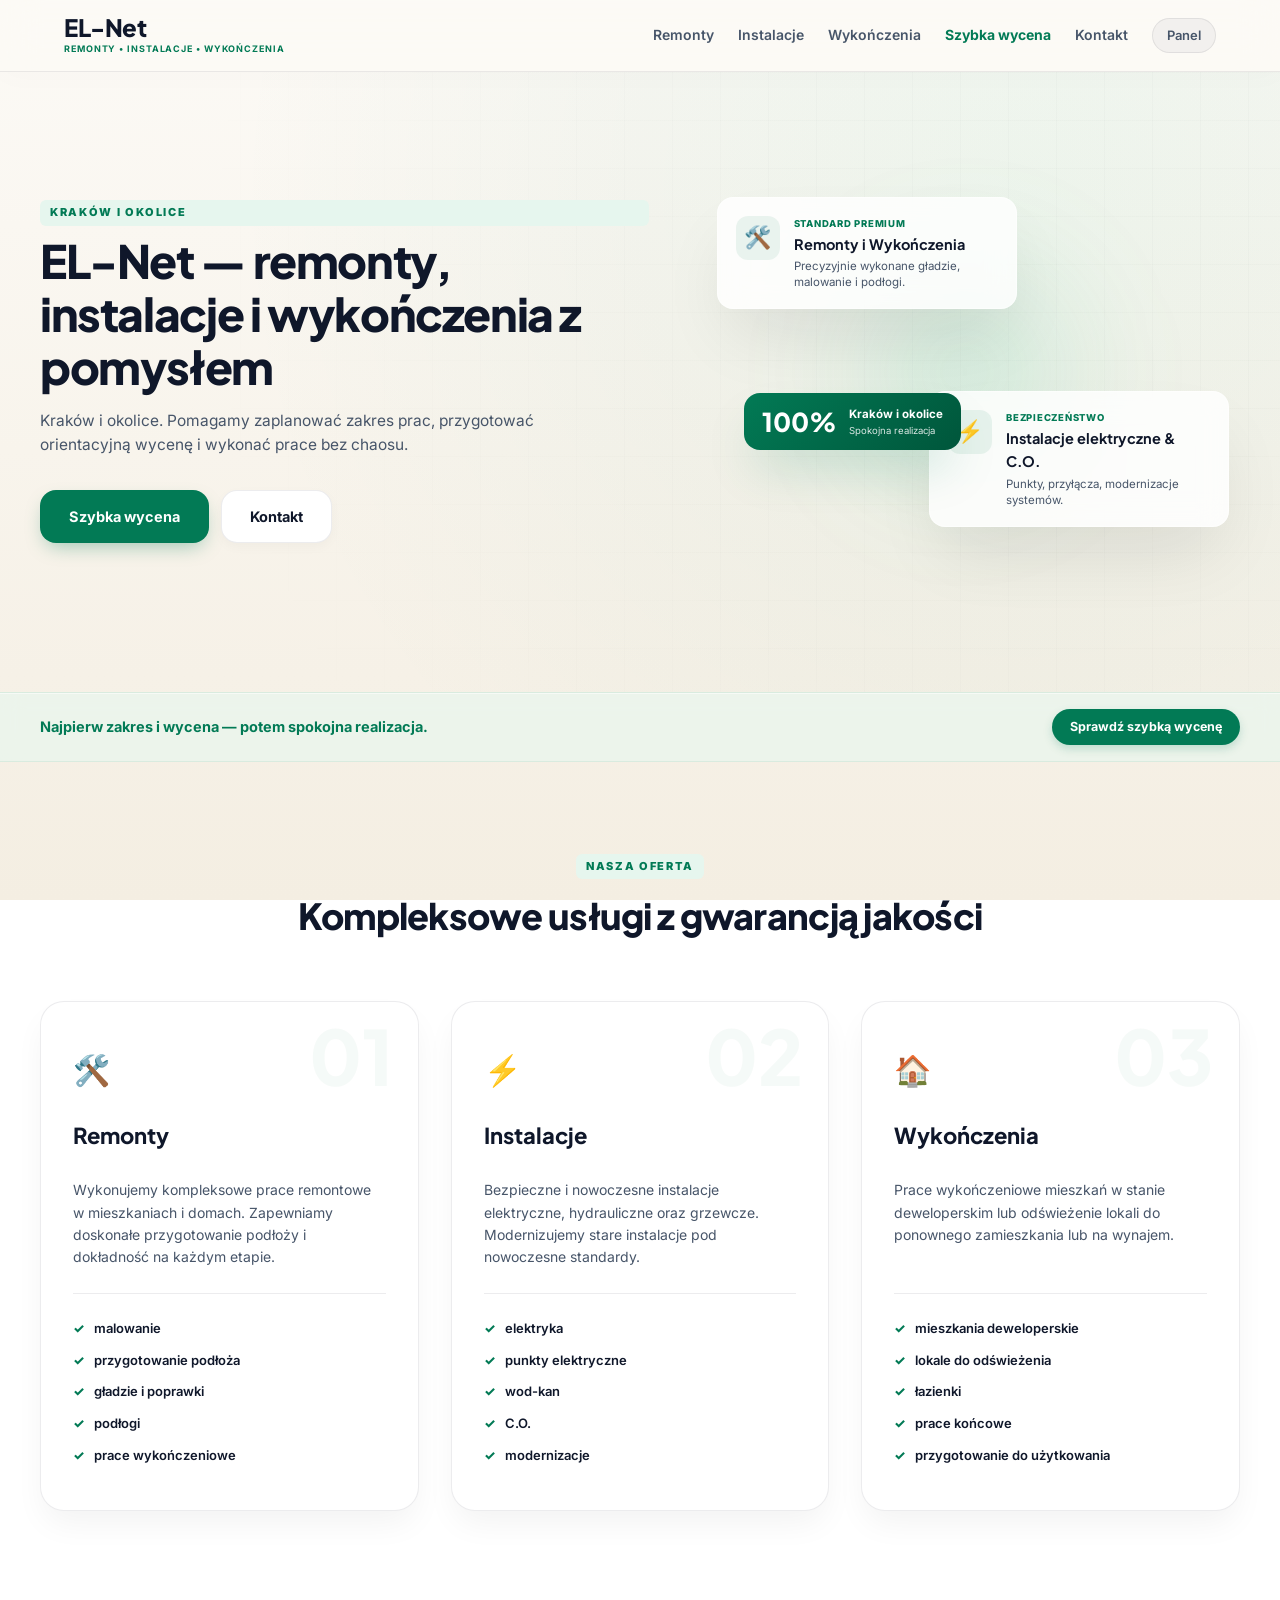
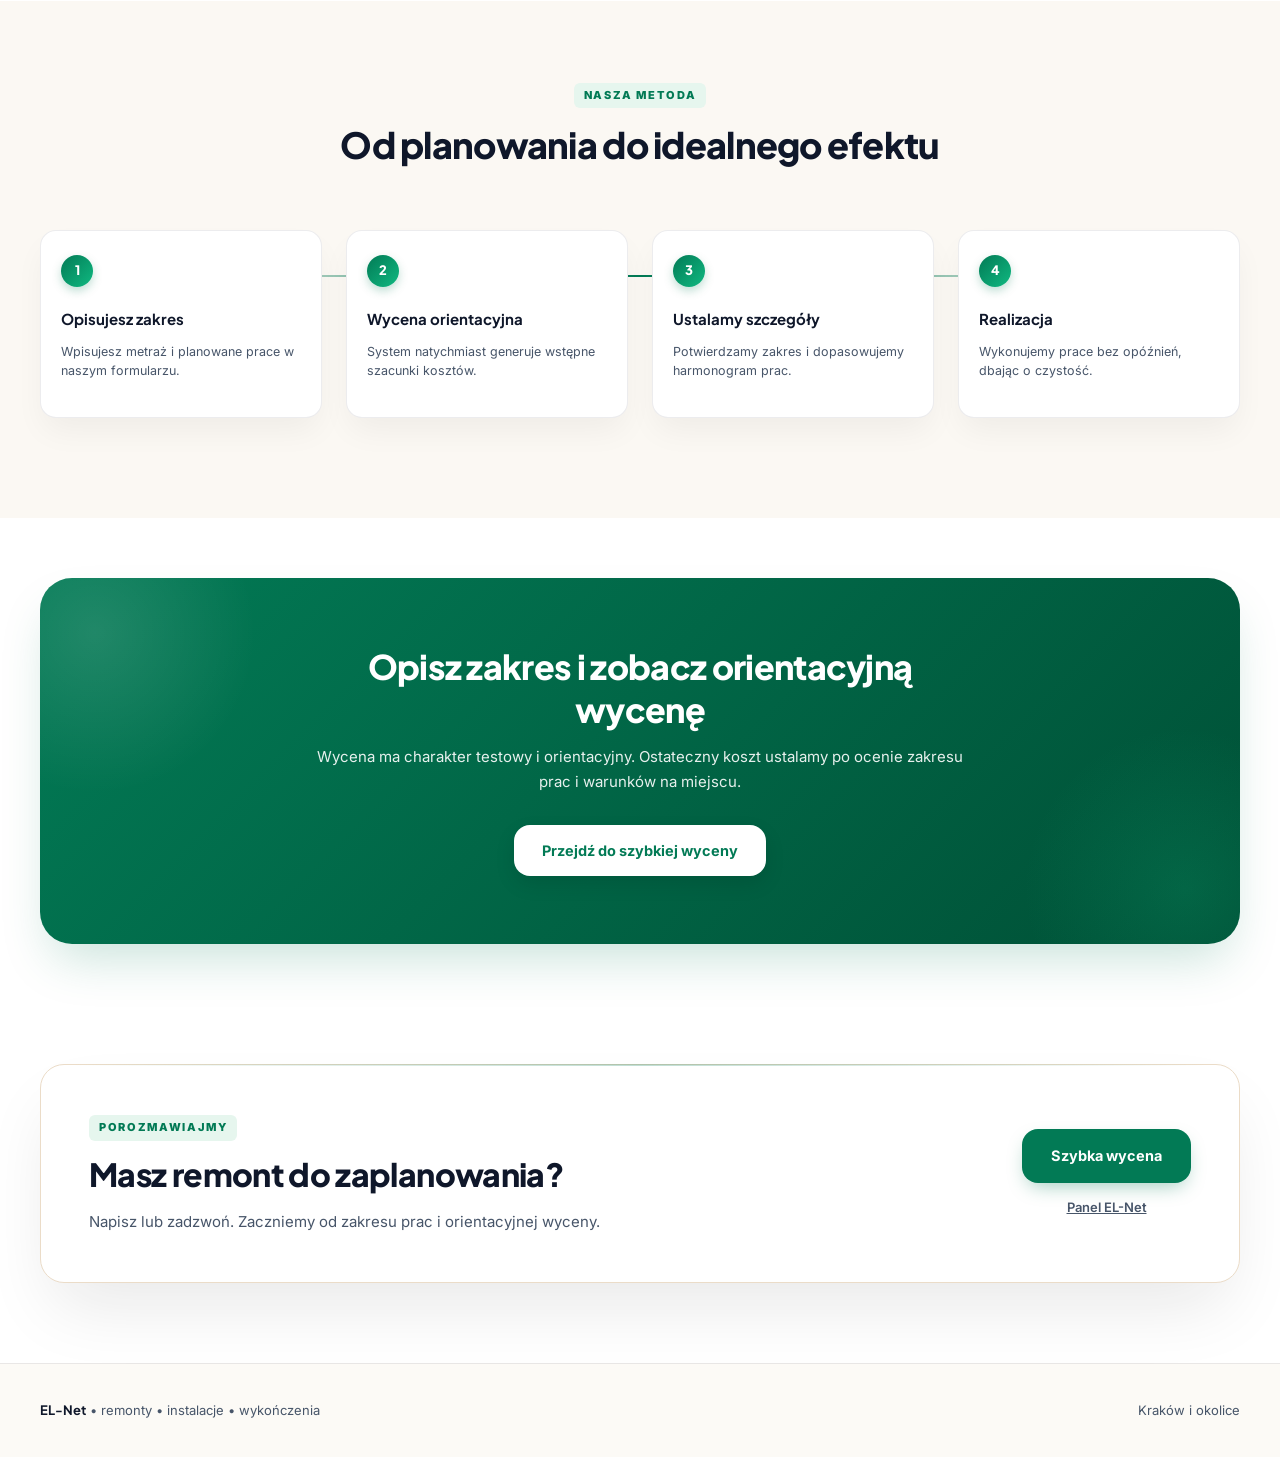
<file: index.html>
<!DOCTYPE html>
<html lang="pl">
<head>
  <meta charset="utf-8" />
  <meta name="viewport" content="width=device-width, initial-scale=1" />
  <title>EL-Net — remonty, instalacje i wykończenia w Krakowie</title>
  <meta name="description" content="EL-Net — profesjonalne remonty, instalacje elektryczne i wykończenia wnętrz z pomysłem w Krakowie i okolicach. Sprawdź szybką, orientacyjną wycenę prac." />
  <link rel="stylesheet" href="styles.css?v=20260614-02" />
</head>
<body class="home-page">

  <!-- 1. HEADER (Glassmorphism) -->
  <header class="home-header">
    <div class="home-header-container">
      <a class="home-brand" href="index.html" aria-label="EL-Net strona główna">
        <span class="home-brand-title">EL-Net</span>
        <span class="home-brand-subtitle">remonty • instalacje • wykończenia</span>
      </a>
      <nav class="home-nav" aria-label="Nawigacja główna">
        <a href="#remonty" class="home-nav-link">Remonty</a>
        <a href="#instalacje" class="home-nav-link">Instalacje</a>
        <a href="#wykonczenia" class="home-nav-link">Wykończenia</a>
        <a href="szybka-wycena.html" class="home-nav-link home-nav-link-highlight">Szybka wycena</a>
        <a href="#kontakt" class="home-nav-link">Kontakt</a>
        <a href="panel/" class="home-nav-btn-panel">Panel</a>
      </nav>
    </div>
  </header>

  <main>
    <!-- 2. HERO (Kompozycja przestrzenna z pływającymi kartami) -->
    <section class="home-hero">
      <div class="home-hero-container">
        <div class="home-hero-content">
          <span class="home-section-tag">Kraków i okolice</span>
          <h1 class="home-hero-title">EL-Net — remonty, instalacje i wykończenia z pomysłem</h1>
          <p class="home-hero-subtitle">Kraków i okolice. Pomagamy zaplanować zakres prac, przygotować orientacyjną wycenę i wykonać prace bez chaosu.</p>
          <div class="home-hero-actions">
            <a href="szybka-wycena.html" class="home-btn home-btn-primary">Szybka wycena</a>
            <a href="#kontakt" class="home-btn home-btn-secondary">Kontakt</a>
          </div>
        </div>
        <div class="home-hero-scene">
          <div class="home-hero-glow"></div>
          
          <!-- Pływająca Karta 1: Remonty -->
          <div class="home-scene-card home-card-float1" style="z-index: 3;">
            <div class="home-scene-icon">🛠️</div>
            <div class="home-scene-body">
              <span class="home-scene-tag-small">Standard Premium</span>
              <span class="home-scene-title">Remonty i Wykończenia</span>
              <span class="home-scene-desc">Precyzyjnie wykonane gładzie, malowanie i podłogi.</span>
            </div>
          </div>

          <!-- Pływająca Karta 2: Instalacje -->
          <div class="home-scene-card home-card-float2" style="z-index: 2;">
            <div class="home-scene-icon">⚡</div>
            <div class="home-scene-body">
              <span class="home-scene-tag-small">Bezpieczeństwo</span>
              <span class="home-scene-title">Instalacje elektryczne & C.O.</span>
              <span class="home-scene-desc">Punkty, przyłącza, modernizacje systemów.</span>
            </div>
          </div>

          <!-- Pływająca Karta 3: Lokalizacja / Badge -->
          <div class="home-scene-badge home-card-float3" style="z-index: 4;">
            <span class="home-badge-number">100%</span>
            <div class="home-badge-text">
              <strong>Kraków i okolice</strong>
              <small>Spokojna realizacja</small>
            </div>
          </div>
        </div>
      </div>
    </section>

    <!-- 3. PAS WYRÓŻNIAJĄCY -->
    <section class="home-highlight">
      <div class="home-highlight-container">
        <span class="home-highlight-text">Najpierw zakres i wycena — potem spokojna realizacja.</span>
        <a href="szybka-wycena.html" class="home-highlight-btn">Sprawdź szybką wycenę</a>
      </div>
    </section>

    <!-- 4. SEKCJE USŁUG (Trójwymiarowe Karty) -->
    <section class="home-services" id="uslugi">
      <div class="home-services-container">
        <div class="home-services-intro">
          <span class="home-section-tag">Nasza oferta</span>
          <h2 class="home-services-main-title">Kompleksowe usługi z gwarancją jakości</h2>
        </div>

        <div class="home-services-grid">
          <!-- Karta 1: Remonty -->
          <article class="home-service-card-3d" id="remonty">
            <span class="home-service-card-3d-num">01</span>
            <div class="home-service-card-3d-icon">🛠️</div>
            <h3 class="home-service-card-3d-title">Remonty</h3>
            <p class="home-service-card-3d-desc">Wykonujemy kompleksowe prace remontowe w mieszkaniach i domach. Zapewniamy doskonałe przygotowanie podłoży i dokładność na każdym etapie.</p>
            <ul class="home-service-card-3d-list">
              <li>malowanie</li>
              <li>przygotowanie podłoża</li>
              <li>gładzie i poprawki</li>
              <li>podłogi</li>
              <li>prace wykończeniowe</li>
            </ul>
          </article>

          <!-- Karta 2: Instalacje -->
          <article class="home-service-card-3d" id="instalacje">
            <span class="home-service-card-3d-num">02</span>
            <div class="home-service-card-3d-icon">⚡</div>
            <h3 class="home-service-card-3d-title">Instalacje</h3>
            <p class="home-service-card-3d-desc">Bezpieczne i nowoczesne instalacje elektryczne, hydrauliczne oraz grzewcze. Modernizujemy stare instalacje pod nowoczesne standardy.</p>
            <ul class="home-service-card-3d-list">
              <li>elektryka</li>
              <li>punkty elektryczne</li>
              <li>wod-kan</li>
              <li>C.O.</li>
              <li>modernizacje</li>
            </ul>
          </article>

          <!-- Karta 3: Wykończenia -->
          <article class="home-service-card-3d" id="wykonczenia">
            <span class="home-service-card-3d-num">03</span>
            <div class="home-service-card-3d-icon">🏠</div>
            <h3 class="home-service-card-3d-title">Wykończenia</h3>
            <p class="home-service-card-3d-desc">Prace wykończeniowe mieszkań w stanie deweloperskim lub odświeżenie lokali do ponownego zamieszkania lub na wynajem.</p>
            <ul class="home-service-card-3d-list">
              <li>mieszkania deweloperskie</li>
              <li>lokale do odświeżenia</li>
              <li>łazienki</li>
              <li>prace końcowe</li>
              <li>przygotowanie do użytkowania</li>
            </ul>
          </article>
        </div>
      </div>
    </section>

    <!-- 5. SEKCJA "JAK PRACUJEMY" (Graficzny Timeline) -->
    <section class="home-process">
      <div class="home-services-container">
        <div class="home-services-intro">
          <span class="home-section-tag">Nasza Metoda</span>
          <h2 class="home-services-main-title">Od planowania do idealnego efektu</h2>
        </div>

        <div class="home-process-timeline">
          <!-- Krok 1 -->
          <div class="home-process-card-3d">
            <div class="home-process-card-num-circle">1</div>
            <h4 class="home-process-card-title">Opisujesz zakres</h4>
            <p class="home-process-card-desc">Wpisujesz metraż i planowane prace w naszym formularzu.</p>
          </div>

          <!-- Krok 2 -->
          <div class="home-process-card-3d">
            <div class="home-process-card-num-circle">2</div>
            <h4 class="home-process-card-title">Wycena orientacyjna</h4>
            <p class="home-process-card-desc">System natychmiast generuje wstępne szacunki kosztów.</p>
          </div>

          <!-- Krok 3 -->
          <div class="home-process-card-3d">
            <div class="home-process-card-num-circle">3</div>
            <h4 class="home-process-card-title">Ustalamy szczegóły</h4>
            <p class="home-process-card-desc">Potwierdzamy zakres i dopasowujemy harmonogram prac.</p>
          </div>

          <!-- Krok 4 -->
          <div class="home-process-card-3d">
            <div class="home-process-card-num-circle">4</div>
            <h4 class="home-process-card-title">Realizacja</h4>
            <p class="home-process-card-desc">Wykonujemy prace bez opóźnień, dbając o czystość.</p>
          </div>
        </div>
      </div>
    </section>

    <!-- 6. SEKCJA SZYBKA WYCENA (CTA 3D) -->
    <section class="home-cta">
      <div class="home-cta-container">
        <div class="home-cta-box-3d">
          <div class="home-cta-box-card">
            <h2 class="home-cta-title">Opisz zakres i zobacz orientacyjną wycenę</h2>
            <p class="home-cta-description">Wycena ma charakter testowy i orientacyjny. Ostateczny koszt ustalamy po ocenie zakresu prac i warunków na miejscu.</p>
            <a href="szybka-wycena.html" class="home-btn home-btn-cta">Przejdź do szybkiej wyceny</a>
          </div>
        </div>
      </div>
    </section>

    <!-- 7. KONTAKT -->
    <section class="home-contact" id="kontakt">
      <div class="home-contact-container">
        <div class="home-contact-box">
          <div class="home-contact-content">
            <span class="home-section-tag">Porozmawiajmy</span>
            <h2 class="home-contact-title">Masz remont do zaplanowania?</h2>
            <p class="home-contact-text">Napisz lub zadzwoń. Zaczniemy od zakresu prac i orientacyjnej wyceny.</p>
          </div>
          <div class="home-contact-actions">
            <a href="szybka-wycena.html" class="home-btn home-btn-primary">Szybka wycena</a>
            <a href="panel/" class="home-contact-tech-link">Panel EL-Net</a>
          </div>
        </div>
      </div>
    </section>
  </main>

  <!-- 8. STOPKA -->
  <footer class="home-footer">
    <div class="home-footer-container">
      <div class="home-footer-logo">
        <strong>EL-Net</strong> • remonty • instalacje • wykończenia
      </div>
      <div class="home-footer-location">
        Kraków i okolice
      </div>
    </div>
  </footer>

</body>
</html>
</file>
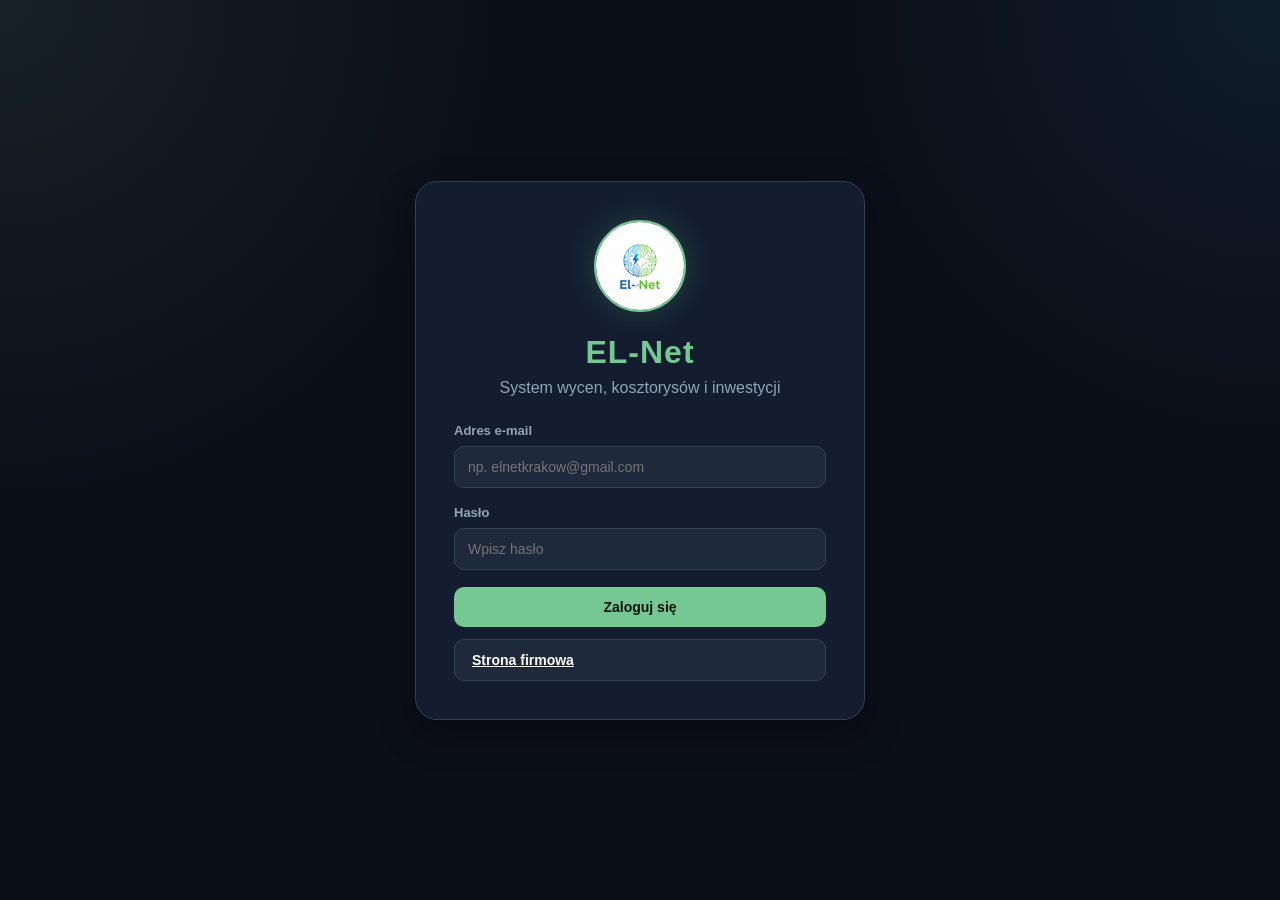
<file: panel/index.html>
<!DOCTYPE html>
<html lang="pl">
<head>
    <meta charset="UTF-8">
    <meta name="viewport" content="width=device-width, initial-scale=1.0">
    <title>EL-Net - Panel</title>
    <link rel="stylesheet" href="styles.css?v=20260613-31">
    <style>
        .terminarz-status-stack {
            display: flex;
            flex-direction: column;
            align-items: flex-start;
            gap: 4px;
        }

        .terminarz-scroll {
            overflow-x: auto;
        }

        #section-terminarz .terminarz-scroll table {
            table-layout: auto !important;
            min-width: 1400px !important;
        }

        .terminarz-scroll th:nth-child(1),
        .terminarz-scroll td:nth-child(1) {
            width: 175px;
        }

        .terminarz-scroll th:nth-child(2),
        .terminarz-scroll td:nth-child(2) {
            width: 150px;
        }

        .terminarz-scroll th:nth-child(3),
        .terminarz-scroll td:nth-child(3) {
            width: 190px;
        }

        .terminarz-scroll th:nth-child(4),
        .terminarz-scroll td:nth-child(4) {
            width: 110px;
        }

        .terminarz-scroll th:nth-child(5),
        .terminarz-scroll td:nth-child(5) {
            width: 125px;
        }

        .terminarz-scroll th:nth-child(6),
        .terminarz-scroll td:nth-child(6) {
            min-width: 250px;
        }

        .terminarz-scroll th:nth-child(7),
        .terminarz-scroll td:nth-child(7) {
            width: 50px;
        }

        .calendar-actions-column {
            width: 310px !important;
            min-width: 310px !important;
            max-width: none !important;
            overflow: visible !important;
            text-overflow: clip !important;
            white-space: nowrap !important;
            text-align: right !important;
            padding-right: 14px !important;
        }

        #section-terminarz .terminarz-scroll th.calendar-actions-column,
        #section-terminarz .terminarz-scroll td.calendar-actions-column {
            width: 310px !important;
            min-width: 310px !important;
            max-width: none !important;
            overflow: visible !important;
            text-overflow: clip !important;
            white-space: nowrap !important;
            text-align: right !important;
        }

        .linked-event-note,
        .orphaned-warning {
            display: inline-flex;
            max-width: 100%;
            padding: 2px 6px;
            border-radius: 6px;
            font-size: 11px;
            line-height: 1.25;
            white-space: normal;
        }

        .linked-event-note {
            color: #1f4f7a;
            background: #e8f2fb;
        }

        .completed-investment-note {
            display: inline-flex;
            max-width: 100%;
            padding: 1px 0;
            color: #94a3b8;
            font-size: 11px;
            line-height: 1.25;
            white-space: normal;
        }

        .orphaned-warning {
            color: #8a4a00;
            background: #fff3cd;
            border: 1px solid #f0d98c;
        }

        .calendar-row-actions {
            display: flex;
            align-items: center;
            justify-content: flex-end;
            gap: 6px;
            flex-wrap: nowrap;
            white-space: nowrap;
            width: 100%;
            min-width: 0;
            max-width: none !important;
            overflow: visible !important;
            text-overflow: clip !important;
        }

        .calendar-row-actions button,
        .calendar-row-actions a {
            display: inline-flex;
            flex: 0 0 auto;
            width: auto !important;
            min-width: auto !important;
            max-width: none !important;
            overflow: visible !important;
            text-overflow: clip !important;
            white-space: nowrap !important;
        }

        .calendar-row-actions .small-btn {
            padding: 4px 7px;
            font-size: 12px;
            line-height: 1.2;
            white-space: nowrap;
        }

        .orphaned-actions {
            flex-wrap: wrap;
            gap: 5px;
        }

        .orphaned-actions .small-btn {
            font-size: 12px;
            padding: 4px 7px;
        }

        tr.orphaned-event td {
            vertical-align: top;
        }

        .calendar-row-highlight td {
            background: rgba(245, 158, 11, 0.16) !important;
            box-shadow: inset 0 0 0 1px rgba(245, 158, 11, 0.35);
            transition: background 0.25s ease, box-shadow 0.25s ease;
        }

        #section-inwestycje #tabela-zaliczek .table-actions,
        #section-inwestycje #tabela-kosztow .table-actions {
            display: flex;
            align-items: center;
            justify-content: flex-end;
            gap: 6px;
            flex-wrap: nowrap;
            white-space: nowrap;
        }

        #section-inwestycje #tabela-zaliczek .table-actions .btn,
        #section-inwestycje #tabela-kosztow .table-actions .btn {
            flex: 0 0 auto;
            width: auto;
        }

        .wycena-price-input {
            width: 92px;
            max-width: 100%;
            padding: 6px 8px;
            border-radius: 8px;
            border: 1px solid rgba(148, 163, 184, 0.28);
            background: rgba(15, 23, 42, 0.72);
            color: #e5e7eb;
            font-size: 12px;
            text-align: right;
        }

        .investment-estimates-header {
            display: flex;
            align-items: center;
            justify-content: space-between;
            gap: 14px;
            margin-bottom: 14px;
        }

        .investment-estimates-header h2 {
            margin: 0;
        }

        .investment-estimates-actions {
            display: flex;
            align-items: center;
            justify-content: flex-end;
            gap: 8px;
            flex-wrap: wrap;
        }

        .investment-estimates-list {
            display: grid;
            gap: 10px;
        }

        .investment-estimate-card {
            display: grid;
            grid-template-columns: minmax(220px, 1fr) minmax(120px, auto) minmax(300px, auto);
            align-items: center;
            gap: 16px;
            padding: 14px;
            border: 1px solid rgba(148, 163, 184, 0.24);
            border-radius: 10px;
            background: rgba(15, 23, 42, 0.52);
        }

        .investment-estimate-title {
            margin: 0 0 7px;
            color: #f8fafc;
            font-size: 16px;
            line-height: 1.25;
        }

        .investment-estimate-meta {
            display: flex;
            align-items: center;
            gap: 8px 14px;
            flex-wrap: wrap;
            color: #cbd5e1;
            font-size: 12px;
        }

        .investment-estimate-money {
            font-weight: 700;
            color: #e5e7eb;
        }

        .status-tag-danger {
            color: #fecaca;
            background: rgba(127, 29, 29, 0.55);
            border-color: rgba(248, 113, 113, 0.45);
        }

        .investment-estimate-status {
            justify-self: center;
        }

        .investment-estimate-actions {
            display: flex;
            align-items: center;
            justify-content: flex-end;
            gap: 6px;
            flex-wrap: wrap;
        }

        .investment-estimate-empty {
            margin: 0 0 12px;
            color: #cbd5e1;
        }

        .settlement-sections {
            display: grid;
            gap: 14px;
            margin: 16px 0;
        }

        .settlement-section {
            border: 1px solid rgba(148, 163, 184, 0.24);
            border-radius: 10px;
            background: rgba(15, 23, 42, 0.48);
            padding: 14px;
        }

        .settlement-section h3 {
            margin: 0 0 10px;
            color: #f8fafc;
            font-size: 15px;
            letter-spacing: 0.02em;
            text-transform: uppercase;
        }

        .settlement-lines {
            display: grid;
            gap: 7px;
        }

        .settlement-line {
            display: flex;
            align-items: center;
            justify-content: space-between;
            gap: 16px;
            padding: 7px 0;
            border-bottom: 1px solid rgba(148, 163, 184, 0.12);
            color: #cbd5e1;
        }

        .settlement-line:last-child {
            border-bottom: 0;
        }

        .settlement-line strong {
            color: #f8fafc;
            white-space: nowrap;
        }

        .settlement-line.total {
            margin-top: 4px;
            padding: 10px 12px;
            border: 1px solid rgba(34, 197, 94, 0.28);
            border-radius: 8px;
            background: rgba(22, 163, 74, 0.12);
            color: #e5e7eb;
            font-weight: 700;
        }

        .settlement-line.credit {
            color: #bbf7d0;
        }

        .settlement-note {
            margin: 10px 0 0;
            color: #bbf7d0;
            font-size: 12px;
        }

        .print-mode-grid {
            display: grid;
            grid-template-columns: repeat(2, minmax(0, 1fr));
            gap: 12px;
            margin: 18px 0 6px;
        }

        .print-mode-grid .btn {
            min-height: 48px;
            justify-content: center;
        }

        @media (max-width: 980px) {
            .investment-estimate-card {
                grid-template-columns: 1fr;
                align-items: start;
            }

            .investment-estimate-status,
            .investment-estimate-actions {
                justify-self: start;
            }
        }

        @media (max-width: 640px) {
            .print-mode-grid {
                grid-template-columns: 1fr;
            }
        }

        .delete-investment-modal {
            width: min(620px, calc(100% - 32px));
            border-color: rgba(34, 197, 94, 0.35);
        }

        .modal-header-row {
            display: flex;
            align-items: flex-start;
            justify-content: space-between;
            gap: 16px;
            margin-bottom: 12px;
        }

        .modal-close-btn {
            width: 34px;
            height: 34px;
            border: 1px solid rgba(148, 163, 184, 0.32);
            border-radius: 10px;
            background: rgba(15, 23, 42, 0.75);
            color: #e5e7eb;
            cursor: pointer;
            font-size: 20px;
            line-height: 1;
        }

        .delete-investment-lead {
            margin: 0 0 18px;
            color: #cbd5e1;
            line-height: 1.5;
        }

        .delete-investment-options {
            display: grid;
            gap: 12px;
            margin-bottom: 20px;
        }

        .delete-investment-option {
            display: block;
            width: 100%;
            padding: 14px 16px;
            border: 1px solid rgba(148, 163, 184, 0.24);
            border-radius: 16px;
            background: rgba(15, 23, 42, 0.68);
            color: #e5e7eb;
            text-align: left;
            cursor: pointer;
        }

        .delete-investment-option strong,
        .delete-investment-option span {
            display: block;
        }

        .delete-investment-option strong {
            margin-bottom: 5px;
        }

        .delete-investment-option span {
            color: #94a3b8;
            font-size: 13px;
            line-height: 1.4;
        }

        .delete-investment-option.danger {
            border-color: rgba(239, 68, 68, 0.38);
        }

        .delete-investment-option.neutral {
            border-color: rgba(59, 130, 246, 0.34);
        }

        .delete-investment-option.selected {
            border-color: var(--accent);
            box-shadow: 0 0 0 2px rgba(34, 197, 94, 0.22);
            background: rgba(22, 101, 52, 0.18);
        }

        .delete-investment-option.danger.selected {
            border-color: #ef4444;
            box-shadow: 0 0 0 2px rgba(239, 68, 68, 0.22);
            background: rgba(127, 29, 29, 0.22);
        }

        @media (max-width: 700px) {
            .delete-investment-modal {
                width: calc(100% - 20px);
                padding: 20px;
            }

            .delete-investment-modal .modal-actions {
                flex-direction: column-reverse;
            }

            .delete-investment-modal .modal-actions .btn {
                width: 100%;
            }
        }

        @media (max-width: 900px) {
            .calendar-row-actions .small-btn {
                white-space: normal;
            }
        }
    </style>
</head>

<body>
    <!-- EKRAN LOGOWANIA -->
    <main id="login-screen" class="login-screen">
        <section class="login-card">
            <img src="logo.png" alt="EL-Net Logo" class="login-logo">

            <h1>EL-Net</h1>
            <p>System wycen, kosztorysów i inwestycji</p>

            <div class="form-group">
                <label for="login-email">Adres e-mail</label>
                <input type="email" id="login-email" placeholder="np. elnetkrakow@gmail.com">
            </div>

            <div class="form-group">
                <label for="login-password">Hasło</label>
                <input type="password" id="login-password" placeholder="Wpisz hasło">
            </div>

            <button id="btn-login" class="btn btn-main">Zaloguj się</button>
            <a href="../" class="btn btn-secondary" style="margin-top: 12px; display: inline-flex;">Strona firmowa</a>

            <p id="login-error" class="error-message">
                Błędny e-mail lub hasło.
            </p>
        </section>
    </main>

    <!-- APLIKACJA PO ZALOGOWANIU -->
    <div id="app-screen" class="app-screen hidden">
        <header class="topbar">
            <div class="brand">
                <img src="logo.png" alt="EL-Net Logo" class="brand-logo">
                <div>
                    <strong>EL-Net</strong>
                    <span>Panel firmowy</span>
                    <span id="app-version" class="app-version"></span>
                </div>
            </div>

            <nav class="main-nav">
                <button class="nav-link active" data-section="pulpit">Pulpit</button>
                <button class="nav-link" data-section="wycena">Wycena</button>
                <button class="nav-link" data-section="kosztorysy">Kosztorysy</button>
                <button class="nav-link" data-section="uslugi">Usługi</button>
                <button class="nav-link" data-section="inwestycje">Inwestycje</button>
                <button class="nav-link" data-section="terminarz">Terminarz</button>
                <button id="nav-administrator" class="nav-link hidden" data-section="administrator">Administrator</button>
            </nav>

            <div class="user-box">
                <span id="user-info">Niezalogowany</span>
                <a href="../" class="btn btn-secondary">Strona firmowa</a>
                <button id="btn-logout" class="btn btn-danger">Wyloguj</button>
            </div>
        </header>

        <main class="container">
            <!-- PULPIT -->
            <section id="section-pulpit" class="app-section active-section">
                <div class="hero-card">
                    <span class="badge">PULPIT</span>
                    <h1>Witaj w systemie EL-Net</h1>
                    <p>Centrum zarządzania wycenami, kosztorysami, usługami i inwestycjami.</p>
                </div>

                <div class="stats-grid">
                    <div class="stat-card">
                        <span>Inwestycje aktywne</span>
                        <strong id="stat-inwestycje">0</strong>
                    </div>

                    <div class="stat-card">
                        <span>Suma zaliczek</span>
                        <strong id="stat-zaliczek">0.00 PLN</strong>
                    </div>

                    <div class="stat-card">
                        <span>Suma kosztów</span>
                        <strong id="stat-kosztow">0.00 PLN</strong>
                    </div>

                    <div class="stat-card">
                        <span>Zaplanowane terminy</span>
                        <strong id="stat-terminy">0</strong>
                    </div>
                </div>

                <div class="cards-grid">
                    <div class="card">
                        <h2>🧾 Szybka wycena</h2>
                        <p>Dodaj prace, ilości, ceny i oblicz wartość netto, VAT oraz brutto.</p>
                        <button class="btn btn-main" data-go="wycena">Przejdź do wyceny</button>
                    </div>

                    <div class="card">
                        <h2>📁 Kosztorysy</h2>
                        <p>Przegląd zapisanych kosztorysów i późniejsza edycja ofert.</p>
                        <button class="btn btn-secondary" data-go="kosztorysy">Zobacz kosztorysy</button>
                    </div>

                    <div class="card">
                        <h2>🏗️ Inwestycje</h2>
                        <p>Kontrola zaliczek, kosztów i rozliczeń dla konkretnych inwestycji.</p>
                        <button class="btn btn-secondary" data-go="inwestycje">Otwórz inwestycje</button>
                    </div>
                </div>

                <div class="layout-two pulpit-cards">
                    <div class="card">
                        <h2>Ostatnie kosztorysy</h2>
                        <div id="ostatnie-kosztorysy">
                            <p>Brak danych.</p>
                        </div>
                    </div>

                    <div class="card">
                        <h2>Ostatnie inwestycje</h2>
                        <div id="ostatnie-inwestycje">
                            <p>Brak danych.</p>
                        </div>
                    </div>

                    <div class="card">
                        <h2>📅 Kalendarz</h2>
                        <div id="pulpit-calendar-widget">
                            <p>Ładowanie kalendarza...</p>
                        </div>
                    </div>
                </div>
            </section>

            <!-- WYCENA -->
            <section id="section-wycena" class="app-section">
                <div class="hero-card">
                    <span class="badge">KALKULATOR</span>
                    <h1>Wycena prac</h1>
                    <p>Dodaj wykonane prace, ustaw ilość, cenę, rabat lub marżę.</p>
                </div>


                <div class="card quick-estimate-card">
                    <div class="card-header quick-estimate-header">
                        <div>
                            <h2>Szybka wycena</h2>
                            <p class="quick-estimate-subtitle">Opisz zlecenie, a program przygotuje szacunkowe pozycje do tabeli Wycena.</p>
                        </div>
                        <span class="quick-estimate-pill">Inteligentna wycena</span>
                    </div>

                    <div class="form-group">
                        <label for="szybka-wycena-opis">Opisz zlecenie</label>
                        <textarea id="szybka-wycena-opis" rows="4" placeholder="Np. mieszkanie 60 m², instalacja od zera, 55 punktów, rozdzielnica, internet w 4 pokojach, domofon, pomiary."></textarea>
                    </div>

                    <div class="quick-estimate-actions">
                        <button id="btn-szybka-wycena-mow" class="btn btn-secondary" type="button">🎙 Dopowiedz</button>
                        <button id="btn-szybka-wycena-generuj" class="btn btn-main" type="button">Generuj</button>
                        <button id="btn-szybka-wycena-dodaj" class="btn btn-secondary" type="button">Dodaj do wyceny</button>
                        <button id="btn-szybka-wycena-wyczysc" class="btn btn-danger" type="button">Wyczyść</button>
                    </div>

                    <div id="szybka-wycena-info" class="quick-estimate-info">
                        Tryb remontowy: program dolicza logiczne prace pomocnicze. Sprawdź ilości i ceny przed zapisaniem kosztorysu.
                    </div>

                    <div id="szybka-wycena-wynik" class="quick-estimate-result hidden"></div>
                </div>

                <div class="layout-two">
                        <div class="card" id="card-wycena-form">
                        <h2>Dodaj pozycję</h2>

                        <div class="form-group">
                            <label for="wycena-usluga-search">Rodzaj usługi</label>
                            <div style="position: relative;">
                                <input type="text" id="wycena-usluga-search" placeholder="Zacznij pisać nazwę usługi...">
                                <div id="wycena-usluga-suggestions" class="autocomplete-box"></div>
                            </div>
                            <select id="wycena-usluga" style="display: none;">
                                <option value="">Brak usług w bazie</option>
                            </select>
                        </div>

                        <div class="form-row">
                            <div class="form-group">
                                <label for="wycena-jednostka">Jednostka</label>
                                <select id="wycena-jednostka">
                                    <option value="szt.">szt.</option>
                                    <option value="m">m</option>
                                    <option value="m²">m²</option>
                                    <option value="roboczogodzina">roboczogodzina</option>
                                    <option value="usługa">usługa</option>
                                </select>
                            </div>

                            <div class="form-group">
                                <label for="wycena-ilosc">Ilość</label>
                                <input type="number" id="wycena-ilosc" min="0" step="0.01" placeholder="np. 10">
                            </div>
                        </div>

                        <div class="form-group">
                            <label for="wycena-cena">Cena netto PLN</label>
                            <input type="text" id="wycena-cena" inputmode="decimal" placeholder="0.00">
                        </div>

                        <div class="form-group">
                            <label for="wycena-vat">Stawka VAT</label>
                            <select id="wycena-vat">
                                <option value="23" selected>23 — VAT 23%</option>
                                <option value="8">8 — VAT 8%</option>
                                <option value="0">0 — VAT 0%</option>
                            </select>
                        </div>

                        <button id="btn-dodaj-pozycje-recznie" class="btn btn-main">Dodaj do wyceny</button>

                    <!-- KARTA: DODAJ USŁUGĘ DO CENNIKA -->
                    <div class="card" id="card-dodaj-usluge-wycena">
                        <h2>Dodaj usługę do cennika</h2>

                        <div class="form-group">
                            <label for="wycena-nowa-usluga-nazwa">Nazwa usługi</label>
                            <input type="text" id="wycena-nowa-usluga-nazwa" placeholder="np. Montaż listwy przypodłogowej">
                        </div>

                        <div class="form-row">
                            <div class="form-group">
                                <label for="wycena-nowa-usluga-jednostka">Jednostka</label>
                                <select id="wycena-nowa-usluga-jednostka">
                                    <option value="szt.">szt.</option>
                                    <option value="m">m</option>
                                    <option value="mb">mb</option>
                                    <option value="m²">m²</option>
                                    <option value="kpl.">kpl.</option>
                                    <option value="usługa">usługa</option>
                                    <option value="godz.">godz.</option>
                                </select>
                            </div>

                            <div class="form-group">
                                <label for="wycena-nowa-usluga-cena">Cena netto PLN</label>
                                <input type="number" id="wycena-nowa-usluga-cena" min="0" step="0.01" placeholder="0.00">
                            </div>
                        </div>

                        <button id="btn-zapisz-usluge-z-wyceny" class="btn btn-main">Zapisz usługę</button>
                    </div>

                    <!-- PANEL EDYCJI POZYCJI -->
                    <div class="card" id="panel-edycji-pozycji">
                        <h2>Edycja pozycji</h2>

                        <div class="form-group">
                            <label for="edycja-nazwa">Nazwa usługi</label>
                            <input type="text" id="edycja-nazwa" placeholder="np. Montaż rozdzielnicy">
                        </div>

                        <div class="form-row">
                            <div class="form-group">
                                <label for="edycja-jednostka">Jednostka</label>
                                <select id="edycja-jednostka">
                                    <option value="szt.">szt.</option>
                                    <option value="m">m</option>
                                    <option value="m²">m²</option>
                                    <option value="roboczogodzina">roboczogodzina</option>
                                    <option value="usługa">usługa</option>
                                </select>
                            </div>

                            <div class="form-group">
                                <label for="edycja-ilosc">Ilość</label>
                                <input type="number" id="edycja-ilosc" min="0" step="0.01" placeholder="np. 10">
                            </div>
                        </div>

                        <div class="form-group">
                            <label for="edycja-cena">Cena netto PLN</label>
                            <input type="text" id="edycja-cena" inputmode="decimal" placeholder="0.00">
                        </div>

                        <div class="form-group">
                            <label for="edycja-vat">Stawka VAT</label>
                            <select id="edycja-vat">
                                <option value="23" selected>23 — VAT 23%</option>
                                <option value="8">8 — VAT 8%</option>
                                <option value="0">0 — VAT 0%</option>
                            </select>
                        </div>

                        <div class="form-group">
                            <label for="edycja-uwagi">Uwagi</label>
                            <input type="text" id="edycja-uwagi" placeholder="opcjonalne">
                        </div>

                        <div class="btn-row">
                            <button id="btn-zapisz-edycje" class="btn btn-main">Zapisz</button>
                            <button id="btn-anuluj-edycje" class="btn btn-secondary">Anuluj</button>
                        </div>
                    </div>
                        </div>

                    <div class="card">
                        <div class="card-header">
                            <h2>Zestawienie prac</h2>
                            <button id="btn-wyczysc-wycene" class="btn btn-danger small-btn">Wyczyść</button>
                        </div>

                        <div class="table-wrapper">
                            <table>
                                <thead>
                                    <tr>
                                        <th>Nazwa</th>
                                        <th>Jedn.</th>
                                        <th>Ilość</th>
                                        <th>Cena netto</th>
                                        <th>Wartość netto</th>
                                        <th>VAT</th>
                                        <th>Brutto</th>
                                        <th>Akcja</th>
                                    </tr>
                                </thead>
                                <tbody id="tabela-wyceny">
                                    <tr>
                                        <td colspan="8" class="empty-row">Brak pozycji w wycenie.</td>
                                    </tr>
                                </tbody>
                            </table>
                        </div>

                        <div class="summary-panel">
                            <div class="form-group correction-box">
                                <label for="wycena-korekta">Korekta ceny % / marża dodatnia / rabat ujemny</label>
                                <input type="number" id="wycena-korekta" value="0" step="0.01">
                            </div>

                            <div class="form-group" style="max-width:160px; margin-left:12px;">
                                <label for="wycena-vat-global">VAT dla całej wyceny</label>
                                <select id="wycena-vat-global">
                                    <option value="23" selected>23%</option>
                                    <option value="8">8%</option>
                                    <option value="0">0%</option>
                                </select>
                            </div>

                            <div class="form-group" style="display:flex; align-items:flex-end; margin-left:12px; gap:8px;">
                                <button id="btn-zastosuj-korekte-cen" class="btn small">Zastosuj korektę</button>
                                <button id="btn-wyzeruj-korekte-cen" class="btn small">Wyzeruj</button>
                            </div>

                            <div class="summary-boxes">
                                <div class="summary-box">
                                    <span>Netto</span>
                                    <strong id="suma-netto">0.00 PLN</strong>
                                </div>

                                <div class="summary-box">
                                    <span>VAT</span>
                                    <strong id="suma-vat">0.00 PLN</strong>
                                </div>

                                <div class="summary-box total">
                                    <span>Brutto</span>
                                    <strong id="suma-brutto">0.00 PLN</strong>
                                </div>
                            </div>
                        </div>

                        <hr>

                        <div id="card-kosztorys-save">
                            <div id="wycena-edit-panel" class="edit-panel hidden">
                                <p>Edytujesz kosztorys: <strong id="wycena-edytowany-nazwa"></strong></p>
                                <button id="btn-anuluj-edycje-kosztorysu" class="btn btn-danger small-btn">Anuluj edycję</button>
                            </div>
                            <h2>Zapisz kosztorys</h2>
                            <div class="form-group">
                                <label for="kosztorys-inwestycja">Powiązana inwestycja</label>
                                <select id="kosztorys-inwestycja">
                                    <option value="">Brak powiązania</option>
                                </select>
                            </div>
                            <div class="save-row">
                                <input type="text" id="kosztorys-nazwa" placeholder="np. Jan Kowalski - domek pod lasem">
                                <button id="btn-zapisz-kosztorys" class="btn btn-main">Zapisz</button>
                            </div>
                        </div>
                    </div>
                </div>
            </section>

            <!-- KOSZTORYSY -->
            <section id="section-kosztorysy" class="app-section">
                <div class="hero-card">
                    <span class="badge">ARCHIWUM</span>
                    <h1>Kosztorysy</h1>
                    <p>Lista zapisanych wycen i ofert.</p>
                </div>

                <div class="card">
                    <div class="toolbar">
                        <input type="text" id="szukaj-kosztorys" placeholder="Szukaj kosztorysu...">
                        <select id="sortuj-kosztorys">
                            <option value="najnowsze">Najnowsze</option>
                            <option value="nazwa-az">Nazwa A-Z</option>
                            <option value="brutto-malejaco">Brutto od najwyższej</option>
                            <option value="brutto-rosnaco">Brutto od najniższej</option>
                        </select>
                    </div>

                    <div class="table-wrapper">
                        <table>
                            <thead>
                                <tr>
                                    <th>Data</th>
                                    <th>Nazwa</th>
                                    <th>Inwestycja</th>
                                    <th>Netto</th>
                                    <th>Brutto</th>
                                    <th>Status</th>
                                    <th>Akcje</th>
                                </tr>
                            </thead>
                            <tbody id="tabela-kosztorysow">
                                <tr>
                                    <td colspan="7" class="empty-row">Brak zapisanych kosztorysów.</td>
                                </tr>
                            </tbody>
                        </table>
                    </div>
                </div>
            </section>

            <!-- USŁUGI -->
            <section id="section-uslugi" class="app-section">
                <div class="hero-card">
                    <span class="badge">CENNIK</span>
                    <h1>Baza usług</h1>
                    <p>Dodawaj i edytuj stawki używane później w kalkulatorze wycen.</p>
                </div>

                <div class="layout-two uslugi-layout">
<div class="card" id="card-uslugi-form">
                        <h2 id="uslugi-form-title">Dodaj usługę</h2>

                        <div class="form-group">
                            <label for="usluga-nazwa">Nazwa usługi</label>
                            <input type="text" id="usluga-nazwa" placeholder="np. Montaż rozdzielnicy">
                        </div>

                        <div class="form-row">
                            <div class="form-group">
                                <label for="usluga-jednostka">Jednostka</label>
                                <select id="usluga-jednostka">
                                    <option value="szt.">szt.</option>
                                    <option value="m">m</option>
                                    <option value="m²">m²</option>
                                    <option value="roboczogodzina">roboczogodzina</option>
                                    <option value="usługa">usługa</option>
                                </select>
                            </div>

                            <div class="form-group">
                                <label for="usluga-cena">Cena netto</label>
                                <input type="number" id="usluga-cena" min="0" step="0.01" placeholder="0.00">
                            </div>
                        </div>

                        <button id="btn-zapisz-usluge" class="btn btn-main">Zapisz usługę</button>
                        <button id="btn-anuluj-usluge" class="btn btn-danger hidden">Anuluj edycję</button>
                    </div>

                    <div class="card">
                        <div class="toolbar">
                            <input type="text" id="szukaj-uslugi" placeholder="Szukaj usługi...">
                            <select id="sortuj-uslugi">
                                <option value="nazwa-az">Nazwa A-Z</option>
                                <option value="nazwa-za">Nazwa Z-A</option>
                                <option value="cena-rosnaco">Cena od najniższej</option>
                                <option value="cena-malejaco">Cena od najwyższej</option>
                            </select>
                        </div>

                        <div class="table-wrapper">
                            <table>
                                <thead>
                                    <tr>
                                        <th>Nazwa</th>
                                        <th>Jedn.</th>
                                        <th>Cena netto</th>
                                        <th>Akcje</th>
                                    </tr>
                                </thead>
                                <tbody id="tabela-uslug">
                                    <tr>
                                        <td colspan="4" class="empty-row">Brak usług w bazie.</td>
                                    </tr>
                                </tbody>
                            </table>
                        </div>
                    </div>
                </div>
            </section>

            <!-- INWESTYCJE -->
<section id="section-inwestycje" class="app-section">
    <div class="hero-card">
        <span class="badge">INWESTYCJE</span>
        <h1>Inwestycje, zaliczki i koszty</h1>
        <p>Kontroluj pobrane zaliczki, koszty i rozliczenie każdej inwestycji.</p>
    </div>

    <div class="layout-two">
        <div class="card" id="card-inwestycje-form">
            <h2 id="inwestycja-form-title">Nowa inwestycja</h2>

            <div class="form-group">
                <label for="inwestycja-nazwa">Nazwa inwestycji</label>
                <input type="text" id="inwestycja-nazwa" placeholder="np. Dom jednorodzinny - Kraków">
            </div>

            <div class="form-group">
                <label for="inwestycja-klient">Klient</label>
                <input type="text" id="inwestycja-klient" placeholder="Imię, nazwisko lub firma">
            </div>

            <div class="form-group">
                <label for="inwestycja-adres">Adres</label>
                <input type="text" id="inwestycja-adres" placeholder="Adres inwestycji">
            </div>

            <div class="form-group">
                <label for="inwestycja-telefon">Telefon</label>
                <input type="text" id="inwestycja-telefon" placeholder="np. 600 000 000">
            </div>

            <div class="form-group">
                <label for="inwestycja-data-start">Data rozpoczęcia</label>
                <input type="date" id="inwestycja-data-start">
            </div>

            <div class="form-group">
                <label for="inwestycja-data-koniec">Data zakończenia</label>
                <input type="date" id="inwestycja-data-koniec">
            </div>

            <div class="form-group">
                <label for="inwestycja-opis">Opis prac</label>
                <textarea id="inwestycja-opis" placeholder="Zakres prac, uwagi, ustalenia"></textarea>
            </div>

            <div class="form-group">
                <label for="inwestycja-status">Status</label>
                <select id="inwestycja-status">
                    <option value="aktywna">Aktywna</option>
                    <option value="planowana">Planowana</option>
                    <option value="do realizacji">Do realizacji</option>
                    <option value="zakończona">Zakończona</option>
                    <option value="wstrzymana">Wstrzymana</option>
                    <option value="anulowana">Anulowana</option>
                </select>
            </div>

            <button id="btn-dodaj-inwestycje" class="btn btn-main">Zapisz inwestycję</button>
            <button id="btn-anuluj-inwestycje" class="btn btn-secondary small-btn hidden">Anuluj edycję</button>
        </div>

        <div class="card">
            <h2>Lista inwestycji</h2>

            <div class="toolbar">
                <input type="text" id="inwestycje-search" placeholder="Szukaj inwestycji...">
                <select id="inwestycje-sort">
                    <option value="newest">Najnowsze</option>
                    <option value="oldest">Najstarsze</option>
                    <option value="name-az">Nazwa A-Z</option>
                    <option value="name-za">Nazwa Z-A</option>
                    <option value="client-az">Klient A-Z</option>
                    <option value="balance-desc">Różnica od najwyższej</option>
                    <option value="balance-asc">Różnica od najniższej</option>
                </select>
            </div>
            <div class="investment-view-tabs" aria-label="Widok inwestycji">
                <button type="button" class="investment-view-btn active" data-investment-view="aktywne">Aktywne</button>
                <button type="button" class="investment-view-btn" data-investment-view="zakonczone">Zakończone</button>
                <button type="button" class="investment-view-btn" data-investment-view="wszystkie">Wszystkie</button>
            </div>

            <div class="table-wrapper">
                <table>
                    <thead>
                        <tr>
                            <th>Nazwa</th>
                            <th>Klient</th>
                            <th>Zaliczki</th>
                            <th>Koszty</th>
                            <th>Różnica</th>
                            <th>Akcja</th>
                        </tr>
                    </thead>
                    <tbody id="tabela-inwestycji">
                        <tr>
                            <td colspan="6" class="empty-row">Brak inwestycji w bazie.</td>
                        </tr>
                    </tbody>
                </table>
            </div>
        </div>
    </div>

    <div id="panel-inwestycji" class="card hidden">
            <div class="card-header">
                <h2 id="wybrana-inwestycja-title">Wybrana inwestycja</h2>
                <div class="button-row">
                    <button id="btn-drukuj-inwestycje" class="btn btn-secondary small-btn">Drukuj rozliczenie</button>
                    <button id="btn-zakoncz-inwestycje" class="btn btn-main small-btn hidden">Zakończ inwestycję</button>
                    <button id="btn-zamknij-inwestycje" class="btn btn-danger small-btn">Zamknij</button>
                </div>
            </div>
            <div id="wybrana-inwestycja-meta" class="linked-item"></div>

        <div id="rozliczenie-inwestycji" class="settlement-sections"></div>

        <div id="powiazane-kosztorysy" class="card inner-card"></div>

        <div class="layout-two">
<div class="card inner-card" id="card-zaliczka-form">
                <h2 id="zaliczka-form-title">Dodaj zaliczkę</h2>

                <div class="form-group">
                    <label for="zaliczka-data">Data</label>
                    <input type="date" id="zaliczka-data">
                </div>

                <div class="form-group">
                    <label for="zaliczka-kwota">Kwota</label>
                    <input type="text" id="zaliczka-kwota" inputmode="decimal" placeholder="0.00">
                </div>

                <div class="form-group">
                    <label for="zaliczka-purpose">Przeznaczenie zaliczki</label>
                    <select id="zaliczka-purpose" required>
                        <option value="">Wybierz przeznaczenie</option>
                        <option value="materialy">Materiały</option>
                        <option value="robocizna">Robocizna</option>
                    </select>
                </div>

                <div class="form-group">
                    <label for="zaliczka-platnosc">Sposób płatności</label>
                    <select id="zaliczka-platnosc">
                        <option value="gotówka">Gotówka</option>
                        <option value="przelew">Przelew</option>
                        <option value="blik">BLIK</option>
                        <option value="inne">Inne</option>
                    </select>
                </div>

                <div class="form-group">
                    <label for="zaliczka-opis">Opis</label>
                    <input type="text" id="zaliczka-opis" placeholder="np. pierwsza zaliczka">
                </div>

                <div class="button-row">
                    <button id="btn-dodaj-zaliczke" class="btn btn-main">Dodaj zaliczkę</button>
                    <button id="btn-anuluj-zaliczke" class="btn btn-secondary small-btn hidden">Anuluj</button>
                </div>
            </div>

<div class="card inner-card" id="card-koszt-form">
                <h2 id="koszt-form-title">Dodaj koszt</h2>

                <div class="form-group">
                    <label for="koszt-data">Data</label>
                    <input type="date" id="koszt-data">
                </div>

                <div class="form-group">
                    <label for="koszt-netto">Kwota netto</label>
                    <input type="text" id="koszt-netto" inputmode="decimal" placeholder="0.00">
                </div>

                <div class="form-group">
                    <label for="koszt-vat-rate">VAT</label>
                    <select id="koszt-vat-rate">
                        <option value="23">23%</option>
                        <option value="8">8%</option>
                        <option value="5">5%</option>
                        <option value="0">0%</option>
                        <option value="zw">Zwolniony / nie dotyczy</option>
                    </select>
                </div>

                <div class="form-group">
                    <label for="koszt-brutto">Kwota brutto</label>
                    <input type="text" id="koszt-brutto" inputmode="decimal" placeholder="0.00">
                </div>

                <input type="hidden" id="koszt-kwota">

                <div class="form-group">
                    <label for="koszt-kategoria">Kategoria</label>
                    <select id="koszt-kategoria">
                        <option value="materiały">Materiały</option>
                        <option value="robocizna">Robocizna</option>
                        <option value="podwykonawca">Podwykonawca</option>
                        <option value="transport">Transport</option>
                        <option value="inne">Inne</option>
                    </select>
                </div>

                <div class="form-group">
                    <label for="koszt-opis">Opis</label>
                    <input type="text" id="koszt-opis" placeholder="np. przewody, rozdzielnica, osprzęt">
                </div>

                <div class="button-row">
                    <button id="btn-dodaj-koszt" class="btn btn-main">Dodaj koszt</button>
                    <button id="btn-anuluj-koszt" class="btn btn-secondary small-btn hidden">Anuluj</button>
                </div>
            </div>
        </div>

        <div class="full-row">
            <div class="card inner-card" id="card-prace-dodatkowe-form">
                <h2>Prace dodatkowe — dodaj</h2>

                <div class="form-group">
                    <label for="praca-usluga">Wybierz usługę (opcjonalnie)</label>
                    <select id="praca-usluga">
                        <option value="">— Brak wyboru (wpisz ręcznie) —</option>
                    </select>
                </div>

                <div class="form-group">
                    <label for="praca-nazwa">Nazwa pracy</label>
                    <input type="text" id="praca-nazwa" placeholder="np. dodatkowa instalacja" />
                </div>

                <div class="form-group">
                    <label for="praca-opis">Opis / uwagi</label>
                    <input type="text" id="praca-opis" placeholder="opcjonalne" />
                </div>

                <div class="form-group">
                    <label for="praca-ilosc">Ilość</label>
                    <input type="number" id="praca-ilosc" step="1" min="1" value="1" />
                </div>

                <div class="form-group">
                    <label for="praca-cena-netto">Cena netto</label>
                    <input type="number" id="praca-cena-netto" step="0.01" min="0" placeholder="0.00" />
                </div>

                <div class="form-group">
                    <label for="praca-vat">VAT</label>
                    <select id="praca-vat">
                        <option value="0">0%</option>
                        <option value="8">8%</option>
                        <option value="23" selected>23%</option>
                    </select>
                </div>

                <button id="btn-dodaj-praca-dodatkowa" class="btn btn-main">Dodaj pracę dodatkową</button>
            </div>
        </div>

        <div class="full-row">
            <div class="card inner-card">
                <h2>Zaliczki</h2>

                <div class="table-wrapper">
                    <table>
                        <thead>
                            <tr>
                                <th>Data</th>
                                <th>Kwota</th>
                                <th>Płatność</th>
                                <th>Przeznaczenie</th>
                                <th>Opis</th>
                                <th>Akcje</th>
                            </tr>
                        </thead>
                        <tbody id="tabela-zaliczek">
                            <tr>
                                <td colspan="6" class="empty-row">Brak zaliczek.</td>
                            </tr>
                        </tbody>
                    </table>
                </div>
            </div>

            <div class="card inner-card">
                <h2>Koszty</h2>

                <div class="table-wrapper">
                    <table>
                        <thead>
                            <tr>
                                <th>Data</th>
                                <th>Netto</th>
                                <th>VAT</th>
                                <th>Brutto</th>
                                <th>Kategoria</th>
                                <th>Opis</th>
                                <th>Akcje</th>
                            </tr>
                        </thead>
                        <tbody id="tabela-kosztow">
                            <tr>
                                <td colspan="7" class="empty-row">Brak kosztów.</td>
                            </tr>
                        </tbody>
                    </table>
                </div>
            </div>
        </div>

        <div class="full-row">
            <div class="card inner-card">
                <h2>Prace dodatkowe</h2>

                <div class="table-wrapper">
                    <table>
                        <thead>
                            <tr>
                                <th>Nazwa</th>
                                <th>Ilość</th>
                                <th>Cena netto</th>
                                <th>VAT</th>
                                <th>Netto</th>
                                <th>Brutto</th>
                                <th>Opis</th>
                                <th>Akcje</th>
                            </tr>
                        </thead>
                        <tbody id="tabela-prace-dodatkowe">
                            <tr>
                                <td colspan="8" class="empty-row">Brak prac dodatkowych.</td>
                            </tr>
                        </tbody>
                    </table>
                </div>
            </div>
        </div>
    </div>
</section>

            <section id="section-terminarz" class="app-section">
                <div class="hero-card">
                    <span class="badge">TERMINARZ</span>
                    <h1>Planowanie prac</h1>
                    <p>Dodaj, przeglądaj i sortuj zaplanowane prace w terminarzu.</p>
                </div>

                <div class="layout-two">
                    <div class="card" id="card-terminarz-form">
                        <h2>Nowy wpis</h2>

                        <div class="form-group">
                            <label for="terminarz-data-start">Data rozpoczęcia</label>
                            <input type="date" id="terminarz-data-start">
                        </div>

                        <div class="form-group">
                            <label for="terminarz-data-koniec">Data zakończenia</label>
                            <input type="date" id="terminarz-data-koniec">
                        </div>

                        <div class="form-group">
                            <label for="terminarz-klient">Klient / nazwisko</label>
                            <input type="text" id="terminarz-klient" placeholder="np. Jan Kowalski">
                        </div>

                        <div class="form-group">
                            <label for="terminarz-adres">Adres</label>
                            <input type="text" id="terminarz-adres" placeholder="np. ul. Piękna 1, Kraków">
                        </div>

                        <div class="form-group">
                            <label for="terminarz-telefon">Telefon</label>
                            <input type="text" id="terminarz-telefon" placeholder="np. 600 000 000">
                        </div>

                        <div class="form-group">
                            <label for="terminarz-opis">Opis prac</label>
                            <textarea id="terminarz-opis" placeholder="Krótki opis prac"></textarea>
                        </div>

                        <div class="form-group">
                            <label for="terminarz-status">Status</label>
                            <select id="terminarz-status">
                                <option value="zaplanowane">zaplanowane</option>
                                <option value="w trakcie">w trakcie</option>
                                <option value="zakończone">zakończone</option>
                                <option value="przesunięte">przesunięte</option>
                                <option value="rezerwacja">rezerwacja</option>
                                <option value="odwołane">odwołane</option>
                            </select>
                        </div>

                        <div class="form-group">
                            <label for="terminarz-entry-kind">Typ wpisu</label>
                            <select id="terminarz-entry-kind">
                                <option value="Inwestycja">Inwestycja</option>
                                <option value="Termin">Termin</option>
                                <option value="Zadanie" selected>Zadanie</option>
                            </select>
                        </div>

                        <div class="form-group hidden" id="terminarz-term-subtype-group">
                            <label for="terminarz-term-subtype">Rodzaj terminu</label>
                            <select id="terminarz-term-subtype">
                                <option value="Urlop">Urlop</option>
                                <option value="Spotkanie">Spotkanie</option>
                                <option value="Pomiar">Pomiar</option>
                                <option value="Serwis">Serwis</option>
                                <option value="Inne">Inne</option>
                            </select>
                        </div>

                        <button id="btn-dodaj-termin" class="btn btn-main">Dodaj wpis</button>
                        <button id="btn-anuluj-termin" class="btn btn-secondary small-btn hidden">Anuluj edycję</button>
                    </div>

                    <div class="card calendar-card">
                        <div class="calendar-header">
                            <button id="calendar-prev" class="btn btn-secondary small-btn">Poprzedni</button>
                            <div id="calendar-title" class="calendar-title"></div>
                            <button id="calendar-next" class="btn btn-secondary small-btn">Następny</button>
                        </div>
                        <div class="calendar-legend">
                            <span><span class="calendar-chip free"></span> Wolne</span>
                            <span><span class="calendar-chip busy"></span> Zajęte</span>
                            <span><span class="calendar-chip reserved"></span> Rezerwacja</span>
                            <span><span class="calendar-chip multiple"></span> Kilka terminów</span>
                        </div>
                        <div id="terminarz-calendar" class="calendar-grid"></div>
                    </div>

                    <div class="card">
                        <h2>Lista terminów</h2>

                        <div class="terminarz-toolbar">
                            <input id="terminarz-search" type="text" placeholder="Szukaj po kliencie, adresie, opisie...">
                            <input id="terminarz-date-filter" type="date">
                            <select id="terminarz-sort">
                                <option value="start-asc">Najbliższe rozpoczęcie</option>
                                <option value="start-desc">Najpóźniejsze rozpoczęcie</option>
                                <option value="end-asc">Najbliższe zakończenie</option>
                                <option value="client-az">Klient A-Z</option>
                                <option value="status">Status</option>
                            </select>
                        </div>

                        <div class="table-wrapper terminarz-scroll">
                            <table>
                                <thead>
                                    <tr>
                                        <th>Data od–do</th>
                                        <th>Klient</th>
                                        <th>Adres</th>
                                        <th>Telefon</th>
                                        <th>Status</th>
                                        <th>Opis</th>
                                        <th>Dni</th>
                                        <th class="calendar-actions-column">Akcje</th>
                                    </tr>
                                </thead>
                                <tbody id="tabela-terminarz">
                                    <tr>
                                        <td colspan="8" class="empty-row">Brak terminów w terminarzu.</td>
                                    </tr>
                                </tbody>
                            </table>
                        </div>
                    </div>
                </div>
            </section>

            <section id="section-administrator" class="app-section">
                <div class="hero-card">
                    <span class="badge">ADMINISTRATOR</span>
                    <h1>Panel administratora</h1>
                    <p>Informacje o aplikacji i szybkie działania administracyjne.</p>
                </div>

                <div class="admin-tabs">
                    <button type="button" class="admin-tab-btn active" data-admin-tab="podsumowanie">Podsumowanie</button>
                    <button type="button" class="admin-tab-btn" data-admin-tab="ostrzezenia">Ostrzeżenia</button>
                    <button type="button" class="admin-tab-btn" data-admin-tab="logi">Logi</button>
                    <button type="button" class="admin-tab-btn" data-admin-tab="diagnostyka">Diagnostyka</button>
                    <button type="button" class="admin-tab-btn" data-admin-tab="magazyn">Magazyn</button>
                    <button type="button" class="admin-tab-btn" data-admin-tab="notatki">Notatki</button>
                </div>

                <div id="admin-tab-podsumowanie" class="admin-tab-content active">
                    <div class="card">
                        <h2>Informacje o systemie</h2>

                        <div class="form-group">
                            <label>Wersja aplikacji</label>
                            <div id="admin-version">-</div>
                        </div>

                        <div class="form-group">
                            <label>E-mail użytkownika</label>
                            <div id="admin-email">-</div>
                        </div>

                        <div class="form-group">
                            <label>Rola użytkownika</label>
                            <div id="admin-role">-</div>
                        </div>

                        <div class="form-group">
                            <label>Liczba usług</label>
                            <div id="admin-uslugi-count">0</div>
                        </div>

                        <div class="form-group">
                            <label>Liczba kosztorysów</label>
                            <div id="admin-kosztorysy-count">0</div>
                        </div>

                        <div class="form-group">
                            <label>Liczba inwestycji</label>
                            <div id="admin-inwestycje-count">0</div>
                        </div>

                        <div class="button-row">
                            <button id="btn-admin-refresh" class="btn btn-secondary">Odśwież dane</button>
                            <button id="btn-admin-clear" class="btn btn-danger">Wyczyść pamięć i wyloguj</button>
                        </div>
                    </div>
                </div>

                <div id="admin-tab-ostrzezenia" class="admin-tab-content">
                    <div class="card">
                        <h2>Ostrzeżenia systemowe</h2>
                        <div id="admin-alerts-list">
                            <p class="empty-row">Ładowanie ostrzeżeń...</p>
                        </div>
                    </div>
                </div>

                <div id="admin-tab-logi" class="admin-tab-content">
                    <div class="card">
                        <h2>Logi systemowe</h2>
                        <div class="admin-logs-toolbar">
                            <input id="admin-log-search" type="text" placeholder="Szukaj w logach...">
                            <select id="admin-log-sort">
                                <option value="newest">Najnowsze</option>
                                <option value="oldest">Najstarsze</option>
                                <option value="module">Moduł A-Z</option>
                                <option value="user">Użytkownik A-Z</option>
                            </select>
                        </div>
                        <div id="admin-logs-list" class="admin-logs-scroll">
                            <p class="empty-row">Ładowanie logów...</p>
                        </div>
                    </div>
                </div>

                <div id="admin-tab-diagnostyka" class="admin-tab-content">
                    <div class="card">
                        <h2>Diagnostyka</h2>
                        <p>Diagnostyka systemu — do rozbudowy</p>
                        <div class="form-group">
                            <label>Wersja aplikacji</label>
                            <div id="admin-diagnostics-version">-</div>
                        </div>
                    </div>
                </div>

                <div id="admin-tab-magazyn" class="admin-tab-content">
                    <div class="card">
                        <h2>Magazyn sprzętu</h2>

                        <div class="form-row">
                            <div class="form-group">
                                <label for="magazyn-nazwa">Nazwa</label>
                                <input type="text" id="magazyn-nazwa" placeholder="np. Wiertarka XYZ">
                            </div>

                            <div class="form-group">
                                <label for="magazyn-data">Data zakupu</label>
                                <input type="date" id="magazyn-data">
                            </div>
                        </div>

                        <div class="form-row">
                            <div class="form-group">
                                <label for="magazyn-kwota">Kwota</label>
                                <input type="number" id="magazyn-kwota" step="0.01" min="0" placeholder="0.00">
                            </div>

                            <div class="form-group">
                                <label for="magazyn-gwarancja">Okres gwarancji (miesiące)</label>
                                <input type="number" id="magazyn-gwarancja" step="1" min="0" placeholder="np. 24">
                            </div>
                        </div>

                        <div class="form-group">
                            <label for="magazyn-uwagi">Uwagi</label>
                            <input type="text" id="magazyn-uwagi" placeholder="opcjonalne uwagi">
                        </div>

                        <div class="btn-row">
                            <button id="btn-zapisz-magazyn" class="btn btn-main">Zapisz sprzęt</button>
                            <button id="btn-refresh-magazyn" class="btn btn-secondary">Odśwież listę</button>
                        </div>

                        <div class="magazyn-toolbar" style="margin-top:16px;">
                            <input id="magazyn-search" type="text" placeholder="Szukaj sprzętu..." style="width:60%; padding:8px;">
                            <select id="magazyn-sort" style="width:36%; padding:8px; margin-left:4%;">
                                <option value="newest">Najnowsze dodane</option>
                                <option value="oldest">Najstarsze dodane</option>
                                <option value="name-az">Nazwa A-Z</option>
                                <option value="name-za">Nazwa Z-A</option>
                                <option value="price-desc">Kwota od najwyższej</option>
                                <option value="price-asc">Kwota od najniższej</option>
                                <option value="warranty-soon">Gwarancja kończy się najpierw</option>
                            </select>
                        </div>

                        <hr>

                        <div class="table-wrapper magazyn-scroll">
                            <table>
                                <thead>
                                    <tr>
                                        <th>Nazwa</th>
                                        <th>Data zakupu</th>
                                        <th>Kwota</th>
                                        <th>Gwarancja (mies.)</th>
                                        <th>Uwagi</th>
                                        <th>Akcja</th>
                                    </tr>
                                </thead>
                                <tbody id="tabela-magazyn">
                                    <tr>
                                        <td colspan="6" class="empty-row">Brak sprzętu w magazynie.</td>
                                    </tr>
                                </tbody>
                            </table>
                        </div>
                    </div>
                </div>

                <div id="admin-tab-notatki" class="admin-tab-content">
                    <div class="card admin-notes-card">
                        <h2>Notatki</h2>

                        <div class="form-group">
                            <label for="admin-note-content">Nowa notatka</label>
                            <textarea id="admin-note-content" maxlength="2000" placeholder="Wpisz krótką notatkę..."></textarea>
                            <small class="form-hint">Maksymalnie 2000 znaków.</small>
                        </div>

                        <div class="btn-row">
                            <button id="btn-zapisz-notatke" class="btn btn-main">Zapisz notatkę</button>
                            <button id="btn-anuluj-notatke" class="btn btn-secondary small-btn hidden">Anuluj edycję</button>
                            <button id="btn-refresh-notatki" class="btn btn-secondary small-btn">Odśwież listę</button>
                        </div>

                        <div id="admin-note-message" class="admin-note-message hidden"></div>

                        <hr>

                        <h3>Ostatnie notatki</h3>
                        <div id="admin-notes-list" class="admin-notes-list">
                            <p class="empty-row">Brak notatek.</p>
                        </div>
                    </div>
                </div>
            </section>
        </main>
    </div>

    <div id="drukuj-kosztorys-modal" class="modal hidden">
        <div class="modal-backdrop"></div>
        <div class="modal-content">
            <h2>Wybierz kolumny do wydruku</h2>
            <div class="checkbox-grid">
                <label><input type="checkbox" id="drukuj-kolumna-jednostka" data-field="jednostka" checked> Jednostka</label>
                <label><input type="checkbox" id="drukuj-kolumna-ilosc" data-field="ilosc" checked> Ilość</label>
                <label><input type="checkbox" id="drukuj-kolumna-cenaNetto" data-field="cenaNetto" checked> Cena netto</label>
                <label><input type="checkbox" id="drukuj-kolumna-wartoscNetto" data-field="wartoscNetto" checked> Wartość netto</label>
                <label><input type="checkbox" id="drukuj-kolumna-vat" data-field="vat" checked> VAT</label>
                <label><input type="checkbox" id="drukuj-kolumna-brutto" data-field="brutto" checked> Brutto</label>
            </div>
            <div class="modal-actions">
                <button id="btn-zamknij-drukuj-kosztorys" class="btn btn-secondary small-btn">Anuluj</button>
                <button id="btn-podglad-drukuj-kosztorys" class="btn btn-main">Drukuj</button>
            </div>
        </div>
    </div>
    
    <div id="drukuj-inwestycje-modal" class="modal hidden">
        <div class="modal-backdrop"></div>
        <div class="modal-content">
            <h2>Wybierz typ wydruku</h2>
            <div class="print-mode-grid">
                <button id="btn-drukuj-inwestycje-szczegolowy" class="btn btn-main" type="button">Wydruk szczegółowy</button>
                <button id="btn-drukuj-inwestycje-skrocony" class="btn btn-secondary" type="button">Wydruk bez szczegółów</button>
            </div>
            <div class="modal-actions">
                <button id="btn-zamknij-drukuj-inwestycje" class="btn btn-secondary small-btn">Anuluj</button>
            </div>
        </div>
    </div>
    <div id="usun-inwestycje-modal" class="modal hidden" role="dialog" aria-modal="true" aria-labelledby="usun-inwestycje-title">
        <div class="modal-backdrop"></div>
        <div class="modal-content delete-investment-modal">
            <div class="modal-header-row">
                <h2 id="usun-inwestycje-title">Usuwanie inwestycji</h2>
                <button id="btn-zamknij-usun-inwestycje-modal" class="modal-close-btn" type="button" aria-label="Zamknij">×</button>
            </div>
            <p class="delete-investment-lead">Ta inwestycja jest połączona z Terminarzem. Wybierz, co zrobić z powiązanym wpisem.</p>
            <div class="delete-investment-options">
                <button class="delete-investment-option danger" type="button" data-delete-investment-choice="delete-event">
                    <strong>Usuń inwestycję i wpis z Terminarza</strong>
                    <span>Inwestycja oraz powiązany termin zostaną usunięte.</span>
                </button>
                <button class="delete-investment-option neutral" type="button" data-delete-investment-choice="detach-event">
                    <strong>Usuń inwestycję, ale zostaw wpis w Terminarzu</strong>
                    <span>Wpis pozostanie w Terminarzu jako zwykłe zadanie i zostanie odłączony od inwestycji.</span>
                </button>
            </div>
            <div class="modal-actions">
                <button id="btn-anuluj-usun-inwestycje" class="btn btn-secondary small-btn" type="button">Anuluj</button>
                <button id="btn-potwierdz-usun-inwestycje" class="btn btn-main" type="button" disabled>Potwierdź</button>
            </div>
        </div>
    </div>
    <div id="zakoncz-inwestycje-modal" class="modal hidden" role="dialog" aria-modal="true" aria-labelledby="zakoncz-inwestycje-title">
        <div class="modal-backdrop"></div>
        <div class="modal-content delete-investment-modal">
            <div class="modal-header-row">
                <h2 id="zakoncz-inwestycje-title">Zakończ inwestycję</h2>
                <button id="btn-zamknij-zakoncz-inwestycje-modal" class="modal-close-btn" type="button" aria-label="Zamknij">×</button>
            </div>
            <p class="delete-investment-lead">Zakończenie inwestycji zaktualizuje również powiązany wpis w Terminarzu.</p>
            <div id="zakoncz-inwestycje-info" class="linked-item"></div>
            <div class="form-group">
                <label for="zakoncz-inwestycje-completed-at">Rzeczywista data zakończenia</label>
                <input type="date" id="zakoncz-inwestycje-completed-at">
            </div>
            <div class="modal-actions">
                <button id="btn-anuluj-zakoncz-inwestycje" class="btn btn-secondary small-btn" type="button">Anuluj</button>
                <button id="btn-potwierdz-zakoncz-inwestycje" class="btn btn-main" type="button">Zakończ inwestycję</button>
            </div>
        </div>
    </div>
    <div id="przeksztalc-inwestycje-modal" class="modal hidden" role="dialog" aria-modal="true" aria-labelledby="przeksztalc-inwestycje-title">
        <div class="modal-backdrop"></div>
        <div class="modal-content delete-investment-modal">
            <div class="modal-header-row">
                <h2 id="przeksztalc-inwestycje-title">Przekształć w inwestycję</h2>
                <button id="btn-zamknij-przeksztalc-inwestycje-modal" class="modal-close-btn" type="button" aria-label="Zamknij">×</button>
            </div>
            <p class="delete-investment-lead">Zostanie utworzona inwestycja i powiązana z istniejącym wpisem Terminarza. Nowy wpis Terminarza nie zostanie utworzony.</p>
            <div class="form-row">
                <div class="form-group">
                    <label for="przeksztalc-inwestycje-nazwa">Nazwa inwestycji</label>
                    <input type="text" id="przeksztalc-inwestycje-nazwa">
                </div>
                <div class="form-group">
                    <label for="przeksztalc-inwestycje-status">Status</label>
                    <select id="przeksztalc-inwestycje-status">
                        <option value="aktywna">Aktywna</option>
                        <option value="zakończona">Zakończona</option>
                    </select>
                </div>
            </div>
            <div class="form-row">
                <div class="form-group">
                    <label for="przeksztalc-inwestycje-klient">Klient</label>
                    <input type="text" id="przeksztalc-inwestycje-klient">
                </div>
                <div class="form-group">
                    <label for="przeksztalc-inwestycje-telefon">Telefon</label>
                    <input type="text" id="przeksztalc-inwestycje-telefon">
                </div>
            </div>
            <div class="form-group">
                <label for="przeksztalc-inwestycje-adres">Adres</label>
                <input type="text" id="przeksztalc-inwestycje-adres">
            </div>
            <div class="form-row">
                <div class="form-group">
                    <label for="przeksztalc-inwestycje-data-start">Planowany start</label>
                    <input type="date" id="przeksztalc-inwestycje-data-start">
                </div>
                <div class="form-group">
                    <label for="przeksztalc-inwestycje-data-koniec">Planowany koniec</label>
                    <input type="date" id="przeksztalc-inwestycje-data-koniec">
                </div>
            </div>
            <div class="form-group hidden" id="przeksztalc-inwestycje-completed-group">
                <label for="przeksztalc-inwestycje-completed-at">Rzeczywista data zakończenia</label>
                <input type="date" id="przeksztalc-inwestycje-completed-at">
            </div>
            <div class="form-group">
                <label for="przeksztalc-inwestycje-opis">Opis</label>
                <textarea id="przeksztalc-inwestycje-opis"></textarea>
            </div>
            <div class="modal-actions">
                <button id="btn-anuluj-przeksztalc-inwestycje" class="btn btn-secondary small-btn" type="button">Anuluj</button>
                <button id="btn-potwierdz-przeksztalc-inwestycje" class="btn btn-main" type="button">Utwórz inwestycję</button>
            </div>
        </div>
    </div>
    <div id="uwaga-terminarza-modal" class="modal hidden" role="dialog" aria-modal="true" aria-labelledby="uwaga-terminarza-title">
        <div class="modal-backdrop"></div>
        <div class="modal-content delete-investment-modal calendar-attention-modal">
            <div class="modal-header-row">
                <h2 id="uwaga-terminarza-title">UWAGA — Terminarz wymaga uwagi</h2>
                <button id="btn-zamknij-uwaga-terminarza" class="modal-close-btn" type="button" aria-label="Zamknij">×</button>
            </div>
            <p class="delete-investment-lead">Poniższe wpisy wymagają decyzji użytkownika.</p>
            <div id="uwaga-terminarza-list" class="calendar-attention-list"></div>
            <div class="modal-actions">
                <button id="btn-ok-uwaga-terminarza" class="btn btn-secondary small-btn" type="button">Zamknij</button>
            </div>
        </div>
    </div>
    <script src="script.js?v=20260613-31"></script>
</body>
</html>
</file>
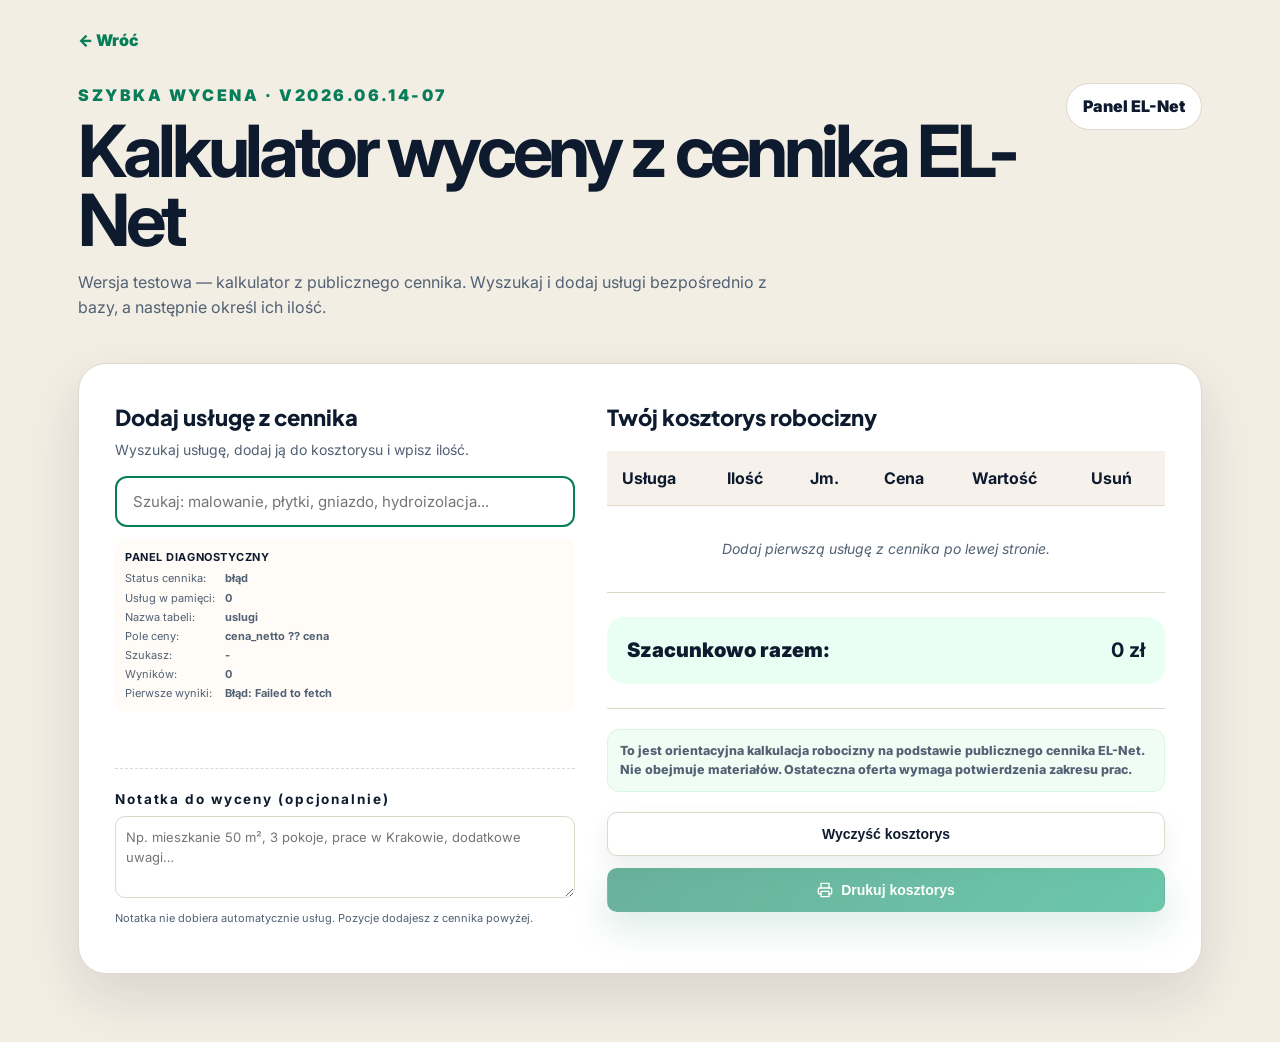
<file: szybka-wycena.html>
<!DOCTYPE html>
<html lang="pl">
<head>
    <meta charset="utf-8">
    <meta name="viewport" content="width=device-width,initial-scale=1">
    <title>Szybka wycena — EL-Net</title>
    <link rel="stylesheet" href="styles.css?v=20260614-07">
</head>
<body>
    <div class="site-shell">
        <a class="back-link" href="index.html">← Wróć</a>

        <header class="quote-header">
            <div>
                <p class="brand-label">Szybka wycena · v2026.06.14-07</p>
                <h1 class="quote-title">Kalkulator wyceny z cennika EL-Net</h1>
                <p class="quote-description">Wersja testowa — kalkulator z publicznego cennika. Wyszukaj i dodaj usługi bezpośrednio z bazy, a następnie określ ich ilość.</p>
            </div>
            <a class="panel-link panel-link--small" href="./panel/">Panel EL-Net</a>
        </header>

        <section class="quote-calculator-card" style="margin-top: 20px;">
            <div class="quote-main">
                <!-- LEWA KOLUMNA: WYSZUKIWARKA & NOTATKA -->
                <div class="quote-left-panel">
                    <h2 class="column-title" style="margin: 0 0 4px; font-family: 'Plus Jakarta Sans', sans-serif; font-size: 22px; font-weight: 800; color: var(--ink);">Dodaj usługę z cennika</h2>
                    <p class="column-desc" style="font-size: 14px; color: var(--muted); margin: 0 0 16px;">Wyszukaj usługę, dodaj ją do kosztorysu i wpisz ilość.</p>
                    
                    <div style="margin-bottom: 20px;">
                        <input id="search-usluga" placeholder="Szukaj: malowanie, płytki, gniazdo, hydroizolacja..." type="text" style="font-size: 15px; border: 2px solid var(--green); border-radius: 12px; padding: 12px 16px; width: 100%;">
                        
                        <!-- WIDOCZNY BLOK DIAGNOSTYCZNY (widoczny w wersji testowej) -->
                        <div id="diagnostyka-blok" style="margin-top: 12px; padding: 10px; border: 1px solid var(--line-warm); border-radius: 10px; background: #fffcf7; font-size: 11px; color: var(--muted); text-align: left;">
                            <div style="font-weight: bold; color: var(--ink); margin-bottom: 4px; text-transform: uppercase; letter-spacing: 0.05em;">Panel diagnostyczny</div>
                            <div style="display: grid; grid-template-columns: auto 1fr; gap: 2px 10px;">
                                <span>Status cennika:</span> <strong id="diag-status">ładowanie</strong>
                                <span>Usług w pamięci:</span> <strong id="diag-count">0</strong>
                                <span>Nazwa tabeli:</span> <strong id="diag-table-name">uslugi</strong>
                                <span>Pole ceny:</span> <strong id="diag-price-field">cena_netto ?? cena</strong>
                                <span>Szukasz:</span> <strong id="diag-phrase">-</strong>
                                <span>Wyników:</span> <strong id="diag-results-count">0</strong>
                                <span>Pierwsze wyniki:</span> <strong id="diag-first-three">-</strong>
                            </div>
                        </div>

                        <div id="search-results" style="margin-top: 12px; display: flex; flex-direction: column; gap: 8px; max-height: 280px; overflow-y: auto;"></div>
                    </div>

                    <!-- DELIKATNA SEKCJA NOTATKI -->
                    <div class="quote-note-section" style="margin-top: 24px; padding-top: 20px; border-top: 1px dashed var(--line); text-align: left;">
                        <label class="card-label" for="opis" style="font-size: 13.5px; color: var(--ink); font-weight: 700; display: block; margin-bottom: 6px;">Notatka do wyceny (opcjonalnie)</label>
                        <textarea id="opis" rows="3" placeholder="Np. mieszkanie 50 m², 3 pokoje, prace w Krakowie, dodatkowe uwagi…" style="font-size: 13px; padding: 10px; border-radius: 10px; width: 100%; border: 1px solid var(--line); resize: vertical;"></textarea>
                        <p style="font-size: 11px; color: var(--muted); margin-top: 6px; line-height: 1.4;">Notatka nie dobiera automatycznie usług. Pozycje dodajesz z cennika powyżej.</p>
                        
                        <!-- Hidden inputs kept for javascript safety -->
                        <input id="metraz" type="hidden">
                        <input id="lokalizacja" type="hidden">
                    </div>
                </div>

                <!-- PRAWA KOLUMNA: KOSZTORYS & SUMA -->
                <div class="quote-result" id="quote-result">
                    <!-- PRINT ONLY HEADER -->
                    <div class="print-only print-header" style="border-bottom: 2px solid #333; padding-bottom: 10px; margin-bottom: 16px; text-align: left;">
                        <h1 style="font-size: 26px; margin: 0 0 6px; font-weight: 800; color: #000; font-family: 'Plus Jakarta Sans', sans-serif;">Kosztorys orientacyjny EL-Net</h1>
                        <p id="print-date" style="font-size: 13px; margin: 0; color: #555;"></p>
                    </div>

                    <h2 class="column-title" style="margin: 0 0 16px; font-family: 'Plus Jakarta Sans', sans-serif; font-size: 22px; font-weight: 800; color: var(--ink);">Twój kosztorys robocizny</h2>
                    
                    <!-- PRINT ONLY NOTE -->
                    <div id="print-note-container" class="print-only" style="margin: 16px 0; padding: 12px; border: 1px solid #555; border-radius: 8px; background: #fafafa; text-align: left;">
                        <strong style="display: block; font-size: 13px; margin-bottom: 4px; color: #000;">Notatka do wyceny:</strong>
                        <div id="print-note-text" style="font-size: 13px; white-space: pre-wrap; color: #333;"></div>
                    </div>
                    
                    <div class="quote-table-wrapper">
                        <table class="quote-table">
                            <thead>
                                <tr>
                                    <th>Usługa</th>
                                    <th>Ilość</th>
                                    <th>Jm.</th>
                                    <th>Cena</th>
                                    <th>Wartość</th>
                                    <th>Usuń</th>
                                </tr>
                            </thead>
                            <tbody id="quote-items">
                                <!-- Wypełniane przez JavaScript -->
                            </tbody>
                        </table>
                    </div>

                    <div class="quote-total" style="margin-top: 24px;">
                        <span>Szacunkowo razem:</span>
                        <strong id="quote-total-value">0 zł</strong>
                    </div>

                    <div class="quote-result-footer" style="margin-top: 24px; border-top: 1px solid var(--line); padding-top: 20px; text-align: left;">
                        <p class="quote-clarification" style="font-size: 12.5px; line-height: 1.5; color: var(--muted); margin: 0 0 20px 0; border: 1px solid #d8f5e5; padding: 12px; border-radius: 12px; background: #f0fdf4;">
                            To jest orientacyjna kalkulacja robocizny na podstawie publicznego cennika EL-Net. Nie obejmuje materiałów. Ostateczna oferta wymaga potwierdzenia zakresu prac.
                        </p>
                        <button id="reset-quote" class="btn btn-secondary" type="button" style="width: 100%; min-height: 44px; font-size: 14px; font-weight: bold; border-radius: 10px;">Wyczyść kosztorys</button>
                        <button id="print-quote" class="btn btn-primary" type="button" style="width: 100%; min-height: 44px; font-size: 14px; font-weight: bold; border-radius: 10px; margin-top: 12px; display: flex; align-items: center; justify-content: center; gap: 8px;">
                            <svg width="16" height="16" viewBox="0 0 24 24" fill="none" stroke="currentColor" stroke-width="2" stroke-linecap="round" stroke-linejoin="round"><polyline points="6 9 6 2 18 2 18 9"></polyline><path d="M6 18H4a2 2 0 0 1-2-2v-5a2 2 0 0 1 2-2h16a2 2 0 0 1 2 2v5a2 2 0 0 1-2 2h-2"></path><rect x="6" y="14" width="12" height="8"></rect></svg>
                            Drukuj kosztorys
                        </button>
                    </div>
                </div>
            </div>
        </section>
    </div>
    <script src="public.js?v=20260614-07"></script>
</body>
</html>
</file>
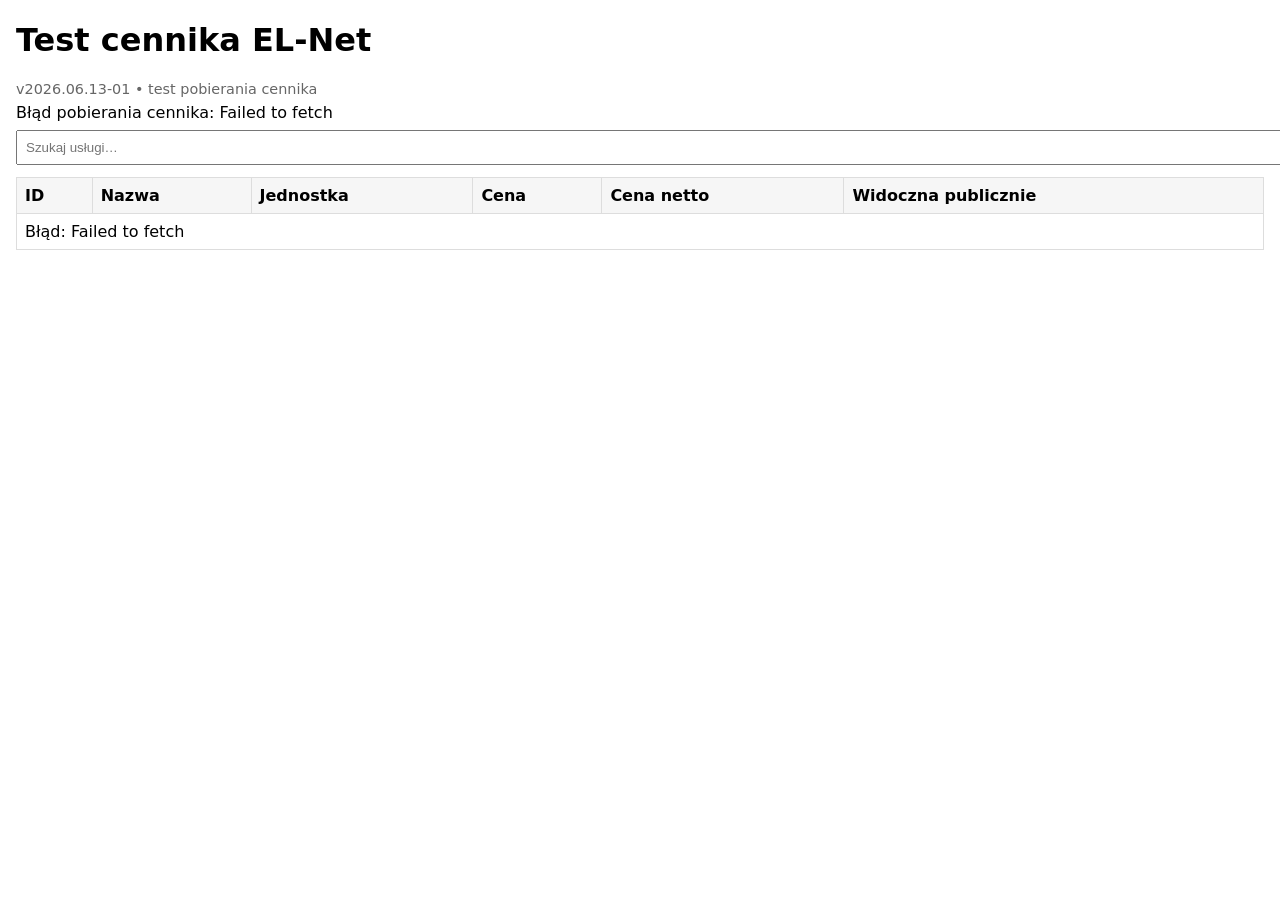
<file: test-cennik.html>
<!doctype html>
<html lang="pl">
<head>
  <meta charset="utf-8">
  <meta name="viewport" content="width=device-width,initial-scale=1">
  <title>Test cennika EL-Net</title>
  <style>
    body{font-family:system-ui,-apple-system,Segoe UI,Roboto,"Helvetica Neue",Arial;margin:16px}
    table{border-collapse:collapse;width:100%;margin-top:12px}
    th,td{border:1px solid #ddd;padding:8px;text-align:left}
    th{background:#f6f6f6}
    #status{margin-top:6px}
    #search{width:100%;padding:8px;margin-top:8px}
    .test-version{font-size:0.9rem;color:#666;margin:4px 0 0}
  </style>
</head>
<body>
  <h1>Test cennika EL-Net</h1>
  <p class="test-version">v2026.06.13-01 • test pobierania cennika</p>
  <div id="status">Ładowanie…</div>
  <input id="search" placeholder="Szukaj usługi…" aria-label="Szukaj usługi" />

  <table aria-describedby="status">
    <thead>
      <tr>
        <th>ID</th>
        <th>Nazwa</th>
        <th>Jednostka</th>
        <th>Cena</th>
        <th>Cena netto</th>
        <th>Widoczna publicznie</th>
      </tr>
    </thead>
    <tbody id="table-body">
      <tr><td colspan="6">Ładowanie…</td></tr>
    </tbody>
  </table>

  <script>
    // Używamy tego samego publicznego klucza anon jak w projekcie
    const SUPABASE_URL = "https://ebguhxeywwsmqbvnfhnp.supabase.co";
    const SUPABASE_ANON_KEY = "sb_publishable_JHiOY_XRueQ6R1ApozzfEA_ujc6ymvy";

    const statusEl = document.getElementById('status');
    const tbody = document.getElementById('table-body');
    const searchEl = document.getElementById('search');

    function escapeHtml(s){
      return String(s===undefined||s===null?'':s)
        .replace(/&/g,'&amp;')
        .replace(/</g,'&lt;')
        .replace(/>/g,'&gt;')
        .replace(/"/g,'&quot;')
        .replace(/'/g,'&#39;');
    }

    function renderTable(data){
      tbody.innerHTML = '';
      if(!data || data.length === 0){
        const tr = document.createElement('tr');
        tr.innerHTML = '<td colspan="6">Brak pozycji</td>';
        tbody.appendChild(tr);
        return;
      }
      for(const u of data){
        const tr = document.createElement('tr');
        tr.innerHTML = `
          <td>${escapeHtml(u.id)}</td>
          <td>${escapeHtml(u.nazwa)}</td>
          <td>${escapeHtml(u.jednostka)}</td>
          <td>${escapeHtml(u.cena)}</td>
          <td>${escapeHtml(u.cena_netto)}</td>
          <td>${escapeHtml(u.widoczna_publicznie)}</td>
        `;
        tbody.appendChild(tr);
      }
    }

    async function loadCennik(){
      statusEl.textContent = 'Ładowanie…';
      try{
        const url = `${SUPABASE_URL}/rest/v1/uslugi?select=id,nazwa,jednostka,cena,cena_netto,widoczna_publicznie&widoczna_publicznie=eq.true`;
        const res = await fetch(url, {
          headers: {
            'apikey': SUPABASE_ANON_KEY,
            'Authorization': `Bearer ${SUPABASE_ANON_KEY}`,
            'Content-Type': 'application/json',
            'Accept': 'application/json'
          }
        });
        if(!res.ok) throw new Error(`HTTP ${res.status} ${res.statusText}`);
        const data = await res.json();
        console.log('Pobrane usługi:', data);
        window.testCennikServices = data;
        statusEl.textContent = `Pobrano ${data.length} usług`;
        renderTable(data);
      }catch(err){
        console.error(err);
        statusEl.textContent = 'Błąd pobierania cennika: ' + (err && err.message ? err.message : String(err));
        tbody.innerHTML = `<tr><td colspan="6">Błąd: ${escapeHtml(err && err.message ? err.message : String(err))}</td></tr>`;
      }
    }

    searchEl.addEventListener('input', (e)=>{
      const q = (e.target.value||'').toLowerCase();
      const all = window.testCennikServices || [];
      const filtered = q ? all.filter(s => (s.nazwa||'').toLowerCase().includes(q)) : all;
      renderTable(filtered);
      if(window.testCennikServices) statusEl.textContent = `Pobrano ${window.testCennikServices.length} usług` + (q ? ` • Filtrowano: ${filtered.length}` : '');
    });

    // Start
    loadCennik();
  </script>
</body>
</html>
</file>
<file: styles.css>
@import url('https://fonts.googleapis.com/css2?family=Inter:wght@400;500;600;700&family=Plus+Jakarta+Sans:wght@500;600;700;800&display=swap');

/* ==========================================================================
   LEGACY / GLOBAL CSS & VARIABLES (Used by szybka-wycena.html and others)
   Do NOT delete or rename.
   ========================================================================== */
:root {
  --ink: #0e1b2f;
  --muted: #526174;
  --green: #087d59;
  --green2: #0aa373;
  --cream: #f3eee4;
  --paper: #fffdf8;
  --line: #ded8cd;
  --dark: #0d1f2e;
  --shadow: 0 22px 55px rgba(15, 28, 44, .12);
  --radius: 26px;
}

* {
  box-sizing: border-box;
}

html {
  scroll-behavior: smooth;
}

body {
  margin: 0;
  background: var(--cream);
  color: var(--ink);
  font-family: Inter, Segoe UI, Arial, sans-serif;
  line-height: 1.55;
  overflow-x: hidden;
}

a {
  color: inherit;
  text-decoration: none;
}

/* Base buttons used by legacy elements and szybka-wycena */
.btn {
  display: inline-flex;
  align-items: center;
  justify-content: center;
  min-height: 48px;
  padding: 0 24px;
  border-radius: 999px;
  border: 1px solid transparent;
  font-weight: 900;
  cursor: pointer;
  transition: all 0.2s ease;
}

.btn-main,
.btn-primary {
  background: linear-gradient(135deg, var(--green), var(--green2));
  color: #fff;
  box-shadow: 0 16px 34px rgba(8, 125, 89, .23);
}

.btn-ghost,
.btn-secondary {
  background: #fff;
  color: var(--ink);
  border-color: var(--line);
  box-shadow: 0 10px 24px rgba(16, 30, 45, .07);
}

.btn-light {
  background: #fff;
  color: #087d59;
  white-space: nowrap;
}

/* Original topbar navigation classes (kept for safety) */
.topbar {
  position: sticky;
  top: 0;
  z-index: 20;
  display: flex;
  align-items: center;
  justify-content: space-between;
  gap: 28px;
  max-width: 1180px;
  margin: 14px auto 0;
  padding: 12px 16px;
  background: rgba(255, 253, 248, .92);
  border: 1px solid var(--line);
  border-radius: 22px;
  box-shadow: 0 12px 36px rgba(19, 32, 48, .08);
  backdrop-filter: blur(10px);
}

.brand {
  display: flex;
  align-items: center;
  gap: 12px;
  min-width: 220px;
}

.brand img {
  width: 42px;
  height: 42px;
  object-fit: contain;
  border: 1px solid var(--line);
  border-radius: 14px;
  background: #fff;
}

.brand strong {
  display: block;
  font-size: 17px;
}

.brand small {
  display: block;
  color: var(--muted);
  font-size: 12px;
  margin-top: 2px;
}

.nav {
  display: flex;
  align-items: center;
  gap: 22px;
  font-size: 14px;
  font-weight: 800;
}

.nav a {
  white-space: nowrap;
}

.nav a:hover {
  color: var(--green);
}

.nav-quote {
  color: var(--green) !important;
}

.nav-panel {
  padding: 9px 14px;
  border: 1px solid var(--line);
  border-radius: 999px;
  background: #efe5d7;
  color: var(--ink) !important;
}

/* Original home elements (kept for safety and backward compatibility) */
.hero-pro {
  position: relative;
  max-width: 1180px;
  margin: 42px auto 0;
  padding: 76px 56px 70px;
  border-radius: 38px;
  background: linear-gradient(135deg, #fffaf0 0%, #f0eadf 55%, #e9efe7 100%);
  box-shadow: var(--shadow);
  overflow: hidden;
}

.hero-bg-lines {
  position: absolute;
  inset: 0;
  background: linear-gradient(90deg, rgba(8, 125, 89, .08) 1px, transparent 1px), linear-gradient(rgba(8, 125, 89, .06) 1px, transparent 1px);
  background-size: 72px 72px;
  mask-image: linear-gradient(90deg, transparent 0%, #000 45%, #000 100%);
  opacity: .65;
}

.hero-inner {
  position: relative;
  max-width: 760px;
}

.eyebrow,
.section-title p,
.quote-band p,
.contact p {
  display: inline-flex;
  margin: 0 0 18px;
  padding: 9px 14px;
  border-radius: 999px;
  background: #d8f5e5;
  color: #006947;
  text-transform: uppercase;
  letter-spacing: .14em;
  font-weight: 900;
  font-size: 12px;
}

.hero-pro h1 {
  margin: 0;
  max-width: 720px;
  font-size: clamp(48px, 7vw, 104px);
  line-height: .92;
  letter-spacing: -.07em;
}

.hero-lead {
  max-width: 620px;
  margin: 26px 0 0;
  color: #26364a;
  font-size: 19px;
}

.hero-actions {
  display: flex;
  gap: 14px;
  flex-wrap: wrap;
  margin-top: 30px;
}

.hero-steps {
  display: flex;
  gap: 10px;
  flex-wrap: wrap;
  margin-top: 26px;
}

.hero-steps span {
  padding: 8px 12px;
  background: #fff;
  border: 1px solid var(--line);
  border-radius: 12px;
  font-weight: 900;
  color: #006947;
  font-size: 12px;
}

.intro-strip {
  max-width: 1180px;
  margin: 24px auto 0;
  display: flex;
  justify-content: space-between;
  gap: 20px;
  align-items: center;
  padding: 18px 24px;
  border-radius: 20px;
  background: var(--dark);
  color: #fff;
}

.intro-strip a {
  color: #7de5bb;
  font-weight: 900;
}

.offer-wrap,
.process,
.contact {
  max-width: 1180px;
  margin: 90px auto 0;
}

.section-title {
  display: grid;
  grid-template-columns: 280px 1fr;
  gap: 40px;
  align-items: end;
  margin-bottom: 24px;
}

.section-title h2 {
  margin: 0;
  font-size: clamp(34px, 4vw, 58px);
  line-height: 1;
  letter-spacing: -.045em;
}

.section-title.compact {
  display: block;
  text-align: center;
}

.service-row {
  display: grid;
  grid-template-columns: 280px 1fr;
  gap: 0;
  margin-top: 18px;
  border-radius: 28px;
  overflow: hidden;
  background: var(--paper);
  border: 1px solid var(--line);
  box-shadow: 0 18px 40px rgba(19, 32, 48, .07);
}

.service-row-dark .service-label {
  background: var(--dark);
  color: #fff;
}

.service-label {
  display: flex;
  flex-direction: column;
  justify-content: space-between;
  gap: 80px;
  padding: 34px;
  background: #e6eee5;
  color: var(--ink);
}

.service-label span {
  font-weight: 900;
  color: var(--green);
}

.service-label strong {
  font-size: 30px;
  line-height: 1;
  letter-spacing: -.04em;
}

.service-content {
  padding: 34px 42px;
}

.service-content h3 {
  margin: 0 0 10px;
  font-size: 30px;
  letter-spacing: -.035em;
}

.service-content p {
  margin: 0 0 18px;
  color: var(--muted);
  max-width: 720px;
}

.service-content ul {
  display: grid;
  grid-template-columns: repeat(3, minmax(0, 1fr));
  gap: 12px;
  margin: 0;
  padding: 0;
  list-style: none;
}

.service-content li {
  padding: 12px 14px;
  border-radius: 16px;
  background: #f4f0e8;
  border: 1px solid var(--line);
  font-weight: 800;
  color: #26364a;
}

.quote-band {
  max-width: 1180px;
  margin: 90px auto 0;
  display: flex;
  align-items: center;
  justify-content: space-between;
  gap: 36px;
  padding: 44px;
  border-radius: 32px;
  background: linear-gradient(135deg, #087d59, #0b9c70);
  color: #fff;
  box-shadow: 0 24px 60px rgba(8, 125, 89, .24);
}

.quote-band p {
  background: rgba(255, 255, 255, .16);
  color: #eafff5;
}

.quote-band h2 {
  margin: 0;
  font-size: clamp(32px, 4vw, 56px);
  line-height: 1;
  letter-spacing: -.045em;
}

.quote-band span {
  display: block;
  max-width: 720px;
  margin-top: 16px;
  color: #e8fff4;
}

.process-line {
  position: relative;
  display: grid;
  grid-template-columns: repeat(4, 1fr);
  gap: 16px;
  margin: 28px 0 0;
  padding: 0;
  list-style: none;
}

.process-line li {
  padding: 24px;
  border-radius: 24px;
  background: #fff;
  border: 1px solid var(--line);
  box-shadow: 0 14px 30px rgba(16, 30, 45, .06);
}

.process-line span {
  display: inline-flex;
  width: 34px;
  height: 34px;
  border-radius: 50%;
  align-items: center;
  justify-content: center;
  background: #d8f5e5;
  color: #006947;
  font-weight: 900;
}

.process-line strong {
  display: block;
  margin-top: 16px;
}

.process-line small {
  display: block;
  margin-top: 8px;
  color: var(--muted);
}

.contact {
  display: flex;
  align-items: center;
  justify-content: space-between;
  gap: 30px;
  padding: 46px;
  border-radius: 32px;
  background: var(--paper);
  border: 1px solid var(--line);
  box-shadow: var(--shadow);
}

.contact h2 {
  margin: 0;
  font-size: clamp(34px, 4vw, 56px);
  line-height: 1;
}

.contact span {
  display: block;
  max-width: 650px;
  margin-top: 12px;
  color: var(--muted);
}

.contact-actions {
  display: flex;
  gap: 12px;
  flex-wrap: wrap;
}

.footer {
  max-width: 1180px;
  margin: 42px auto 28px;
  display: flex;
  justify-content: space-between;
  color: var(--muted);
  font-size: 14px;
}

/* ==========================================================================
   CSS CLASSES FOR szybka-wycena.html (CRITICAL - DO NOT MODIFY OR DELETE)
   ========================================================================== */
.site-shell {
  max-width: 1180px;
  margin: 0 auto;
  padding: 28px;
}

.back-link {
  display: inline-flex;
  margin-bottom: 20px;
  font-weight: 900;
  color: var(--green);
}

.quote-header {
  display: flex;
  justify-content: space-between;
  gap: 20px;
  align-items: flex-start;
  margin: 10px 0 28px;
}

.brand-label {
  margin: 0 0 8px;
  color: var(--green);
  text-transform: uppercase;
  font-weight: 900;
  letter-spacing: .16em;
}

.quote-title {
  margin: 0;
  font-size: clamp(38px, 6vw, 72px);
  line-height: .96;
  letter-spacing: -.06em;
}

.quote-description {
  max-width: 700px;
  color: var(--muted);
}

.panel-link--small {
  padding: 10px 16px;
  background: #fff;
  border: 1px solid var(--line);
  border-radius: 999px;
  font-weight: 900;
  white-space: nowrap;
}

.quote-main {
  display: grid;
  grid-template-columns: minmax(380px, 460px) minmax(0, 1fr);
  gap: 32px;
  align-items: start;
}

.quote-card,
.quote-result {
  background: #fff;
  border: 1px solid var(--line);
  border-radius: 28px;
  box-shadow: var(--shadow);
  padding: 28px;
}

.quote-highlight,
.quote-clarification,
.quote-assumptions,
.quote-message {
  display: block;
  padding: 14px 16px;
  border-radius: 18px;
  background: #e9fff4;
  color: #075c43;
  font-weight: 800;
  margin-bottom: 18px;
}

.card-label {
  display: block;
  color: var(--green);
  font-weight: 900;
  letter-spacing: .14em;
  margin-bottom: 10px;
}

textarea,
input {
  width: 100%;
  border: 1px solid var(--line);
  border-radius: 16px;
  padding: 14px 16px;
  font: inherit;
  background: #fff;
  color: var(--ink);
}

textarea {
  resize: vertical;
}

.quote-fields {
  display: grid;
  grid-template-columns: 1fr 1fr;
  gap: 12px;
  margin-top: 12px;
}

.quote-actions {
  display: flex;
  gap: 12px;
  flex-wrap: wrap;
  margin-top: 16px;
}

.quote-helper,
.quote-note {
  color: var(--muted);
}

.quote-result h2 {
  margin: 0 0 8px;
  font-size: 34px;
}

.quote-table-wrapper {
  overflow: auto;
}

.quote-table {
  width: 100%;
  border-collapse: collapse;
}

.quote-table th,
.quote-table td {
  padding: 15px;
  text-align: left;
  border-bottom: 1px solid var(--line);
}

.quote-table th {
  background: #f6f2eb;
}

.quote-total {
  display: flex;
  justify-content: space-between;
  gap: 20px;
  margin-top: 20px;
  padding: 18px 20px;
  border-radius: 18px;
  background: #e9fff4;
  font-weight: 900;
  font-size: 20px;
}

.quote-message-error {
  background: #fff0f0;
  color: #a51b1b;
}

.quote-message-success {
  background: #d9ffe9;
  color: #075c43;
}

/* ==========================================================================
   LEGACY MEDIA QUERIES (Used by szybka-wycena.html and others)
   ========================================================================== */
@media (max-width: 900px) {
  .topbar {
    position: static;
    margin: 0;
    border-radius: 0;
    flex-direction: column;
    align-items: flex-start;
  }

  .nav {
    width: 100%;
    overflow: auto;
    gap: 14px;
  }

  .hero-pro {
    margin: 0;
    border-radius: 0;
    padding: 52px 22px;
  }

  .intro-strip,
  .quote-band,
  .contact {
    border-radius: 0;
    flex-direction: column;
    align-items: flex-start;
  }

  .section-title,
  .service-row,
  .quote-main {
    grid-template-columns: 1fr;
  }

  .offer-wrap,
  .process,
  .contact {
    margin-top: 56px;
  }

  .service-label {
    gap: 24px;
  }

  .service-content ul,
  .process-line {
    grid-template-columns: 1fr;
  }

  .quote-fields {
    grid-template-columns: 1fr;
  }

  .footer {
    padding: 0 18px;
    flex-direction: column;
    gap: 8px;
  }
}

/* ==========================================================================
   NEW SHARPER COSTING CALCULATOR CARDS (v2026.06.14-03)
   ========================================================================== */
.quote-calculator-card {
  background: #fff;
  border: 1px solid var(--line);
  border-radius: 28px;
  box-shadow: var(--shadow);
  padding: 36px;
  max-width: 1200px;
  margin: 20px auto 40px;
}

/* Override .quote-result inside the single wide calculator card */
.quote-calculator-card .quote-result {
  background: transparent;
  border: none;
  box-shadow: none;
  padding: 0;
  border-radius: 0;
}

.quote-left-panel {
  display: flex;
  flex-direction: column;
}

/* Responsive details for calculator card */
@media (max-width: 900px) {
  .quote-calculator-card {
    padding: 24px 16px;
  }
}

/* ==========================================================================
   RADICAL PREMIUM 3D OVERHAUL FOR THE PUBLIC HOMEPAGE (Scoped under .home-*)
   ========================================================================== */

/* Keyframe animations for floating cards (3D effect) */
@keyframes homeFloat1 {
  0% { transform: translateY(0px) rotate(0.8deg); }
  50% { transform: translateY(-14px) rotate(-0.5deg); }
  100% { transform: translateY(0px) rotate(0.8deg); }
}

@keyframes homeFloat2 {
  0% { transform: translateY(0px) rotate(-1.2deg); }
  50% { transform: translateY(-10px) rotate(0.6deg); }
  100% { transform: translateY(0px) rotate(-1.2deg); }
}

@keyframes homeFloat3 {
  0% { transform: translateY(0px) rotate(0.5deg); }
  50% { transform: translateY(-16px) rotate(-0.8deg); }
  100% { transform: translateY(0px) rotate(0.5deg); }
}

/* Page container & theme overrides */
body.home-page {
  --home-bg-grad: linear-gradient(180deg, #fcfaf6 0%, #f4eee2 100%);
  --home-bg-solid: #fcfaf6;
  --home-card-bg: rgba(255, 255, 255, 0.82);
  --home-card-bg-solid: #ffffff;
  --home-ink: #0f172a;          /* slate 900 */
  --home-muted: #475569;        /* slate 600 */
  --home-green: #027a55;        /* EL-Net green brand color */
  --home-green-hover: #039868;  /* lighter green for buttons */
  --home-green-light: #e6f6ee;  /* emerald tint */
  --home-line: rgba(15, 23, 42, 0.08);
  --home-line-warm: #ebdcc8;    /* warmer border */
  --home-shadow-sm: 0 4px 12px rgba(24, 20, 15, 0.03);
  --home-shadow-md: 0 16px 32px -4px rgba(24, 20, 15, 0.05);
  --home-shadow-lg: 0 35px 70px -15px rgba(24, 20, 15, 0.1);
  --home-shadow-glow: 0 25px 50px -12px rgba(2, 122, 85, 0.22);
  --home-radius: 16px;
  --home-radius-large: 24px;
  --home-radius-xl: 32px;

  background: var(--home-bg-grad);
  background-attachment: fixed;
  color: var(--home-ink);
  font-family: 'Inter', -apple-system, BlinkMacSystemFont, sans-serif;
  line-height: 1.6;
}

/* Base button styles for home page (3D buttons) */
.home-btn {
  display: inline-flex;
  align-items: center;
  justify-content: center;
  padding: 14px 28px;
  font-size: 14.5px;
  font-weight: 700;
  border-radius: var(--home-radius);
  transition: all 0.25s cubic-bezier(0.175, 0.885, 0.32, 1.275);
  cursor: pointer;
  border: 1px solid transparent;
  text-decoration: none;
}

.home-btn-primary {
  background-color: var(--home-green);
  color: #ffffff;
  box-shadow: 0 8px 20px -6px rgba(2, 122, 85, 0.4);
}

.home-btn-primary:hover {
  background-color: var(--home-green-hover);
  transform: translateY(-3px);
  box-shadow: 0 12px 24px -6px rgba(2, 122, 85, 0.5);
}

.home-btn-secondary {
  background-color: var(--home-card-bg-solid);
  color: var(--home-ink);
  border: 1px solid var(--home-line);
  box-shadow: var(--home-shadow-sm);
}

.home-btn-secondary:hover {
  background-color: rgba(255, 255, 255, 0.95);
  border-color: var(--home-ink);
  transform: translateY(-3px);
  box-shadow: var(--home-shadow-md);
}

/* Glassmorphism Header */
.home-header {
  position: sticky;
  top: 0;
  z-index: 100;
  background-color: rgba(252, 250, 246, 0.82);
  backdrop-filter: blur(18px);
  -webkit-backdrop-filter: blur(18px);
  border-bottom: 1px solid var(--home-line);
  box-shadow: 0 4px 30px rgba(0, 0, 0, 0.02);
}

.home-header-container {
  max-width: 1200px;
  margin: 0 auto;
  padding: 14px 24px;
  display: flex;
  justify-content: space-between;
  align-items: center;
  gap: 20px;
}

.home-brand {
  display: flex;
  flex-direction: column;
  text-decoration: none;
  color: var(--home-ink);
}

.home-brand-title {
  font-family: 'Plus Jakarta Sans', sans-serif;
  font-size: 24px;
  font-weight: 800;
  letter-spacing: -0.02em;
  line-height: 1.1;
  color: var(--home-ink);
}

.home-brand-subtitle {
  font-size: 9px;
  text-transform: uppercase;
  letter-spacing: 0.1em;
  color: var(--home-green);
  font-weight: 700;
  margin-top: 2px;
}

.home-nav {
  display: flex;
  align-items: center;
  gap: 24px;
}

.home-nav-link {
  font-size: 14px;
  font-weight: 600;
  color: var(--home-muted);
  text-decoration: none;
  transition: color 0.15s ease;
}

.home-nav-link:hover {
  color: var(--home-ink);
}

.home-nav-link-highlight {
  color: var(--home-green);
  font-weight: 700;
}

.home-nav-link-highlight:hover {
  color: var(--home-green-hover);
}

.home-nav-btn-panel {
  font-size: 13px;
  font-weight: 600;
  color: var(--home-muted);
  background-color: rgba(15, 23, 42, 0.04);
  border: 1px solid var(--home-line);
  padding: 6px 14px;
  border-radius: 99px;
  text-decoration: none;
  transition: all 0.2s ease;
}

.home-nav-btn-panel:hover {
  background-color: var(--home-ink);
  color: #ffffff;
  border-color: var(--home-ink);
}

/* 3D Hero Section */
.home-hero {
  position: relative;
  padding: 90px 24px 110px;
  background: radial-gradient(circle at 80% 20%, rgba(16, 185, 129, 0.06) 0%, rgba(2, 122, 85, 0.03) 35%, transparent 70%);
  overflow: hidden;
}

/* Abstract Grid Pattern Overlay in Hero background */
.home-hero::before {
  content: '';
  position: absolute;
  inset: 0;
  background-image: 
    linear-gradient(rgba(15, 23, 42, 0.015) 1px, transparent 1px), 
    linear-gradient(90deg, rgba(15, 23, 42, 0.015) 1px, transparent 1px);
  background-size: 48px 48px;
  mask-image: radial-gradient(circle at 80% 30%, black 20%, transparent 80%);
  -webkit-mask-image: radial-gradient(circle at 80% 30%, black 20%, transparent 80%);
  pointer-events: none;
}

.home-hero-container {
  max-width: 1200px;
  margin: 0 auto;
  display: grid;
  grid-template-columns: 1.05fr 0.95fr;
  gap: 40px;
  align-items: center;
  position: relative;
  z-index: 5;
}

.home-hero-content {
  display: flex;
  flex-direction: column;
}

.home-hero-title {
  font-family: 'Plus Jakarta Sans', sans-serif;
  font-size: clamp(34px, 5vw, 46px);
  font-weight: 800;
  line-height: 1.15;
  color: var(--home-ink);
  letter-spacing: -0.03em;
  margin: 0 0 16px 0;
}

.home-hero-subtitle {
  font-size: 15.5px;
  line-height: 1.6;
  color: var(--home-muted);
  margin: 0 0 32px 0;
  max-width: 530px;
}

.home-hero-actions {
  display: flex;
  gap: 12px;
  flex-wrap: wrap;
}

/* 3D Showcase Scene */
.home-hero-scene {
  position: relative;
  height: 420px;
  width: 100%;
  display: flex;
  align-items: center;
  justify-content: center;
}

.home-hero-glow {
  position: absolute;
  width: 320px;
  height: 320px;
  background: radial-gradient(circle, rgba(16, 185, 129, 0.16) 0%, transparent 70%);
  border-radius: 50%;
  filter: blur(50px);
  z-index: 1;
}

.home-scene-card {
  position: absolute;
  background: var(--home-card-bg);
  backdrop-filter: blur(14px);
  -webkit-backdrop-filter: blur(14px);
  border: 1px solid rgba(255, 255, 255, 0.45);
  border-radius: var(--home-radius);
  padding: 18px;
  box-shadow: var(--home-shadow-lg);
  display: flex;
  gap: 14px;
  width: 300px;
  transition: transform 0.3s cubic-bezier(0.165, 0.84, 0.44, 1), box-shadow 0.3s ease, border-color 0.3s ease;
}

.home-scene-card:hover {
  transform: scale(1.04) !important;
  box-shadow: 0 45px 90px -20px rgba(24, 20, 15, 0.18);
  border-color: rgba(2, 122, 85, 0.25);
  z-index: 10 !important;
}

.home-card-float1 {
  top: 35px;
  left: 5%;
  animation: homeFloat1 7s ease-in-out infinite;
}

.home-card-float2 {
  bottom: 55px;
  right: 2%;
  animation: homeFloat2 9s ease-in-out infinite;
}

.home-scene-badge {
  position: absolute;
  background: linear-gradient(135deg, var(--home-green) 0%, #00563b 100%);
  color: #ffffff;
  border-radius: var(--home-radius);
  padding: 12px 18px;
  box-shadow: var(--home-shadow-glow);
  display: flex;
  align-items: center;
  gap: 12px;
  top: 55%;
  left: 10%;
  animation: homeFloat3 8s ease-in-out infinite;
  transition: transform 0.3s ease;
}

.home-scene-badge:hover {
  transform: scale(1.05) !important;
  z-index: 10 !important;
}

.home-scene-icon {
  font-size: 22px;
  background: rgba(2, 122, 85, 0.08);
  width: 44px;
  height: 44px;
  display: flex;
  align-items: center;
  justify-content: center;
  border-radius: 12px;
  flex-shrink: 0;
}

.home-scene-body {
  display: flex;
  flex-direction: column;
}

.home-scene-tag-small {
  font-size: 9.5px;
  text-transform: uppercase;
  font-weight: 800;
  color: var(--home-green);
  letter-spacing: 0.08em;
  margin-bottom: 2px;
}

.home-scene-title {
  font-family: 'Plus Jakarta Sans', sans-serif;
  font-weight: 700;
  font-size: 14.5px;
  color: var(--home-ink);
  margin-bottom: 2px;
}

.home-scene-desc {
  font-size: 11.5px;
  color: var(--home-muted);
  line-height: 1.4;
}

.home-badge-number {
  font-family: 'Plus Jakarta Sans', sans-serif;
  font-weight: 800;
  font-size: 26px;
  line-height: 1;
}

.home-badge-text {
  display: flex;
  flex-direction: column;
  font-size: 11.5px;
}

.home-badge-text strong {
  font-weight: 700;
}

.home-badge-text small {
  opacity: 0.85;
}

/* Glassmorphism Highlight Strip */
.home-highlight {
  background-color: rgba(230, 246, 238, 0.65);
  backdrop-filter: blur(10px);
  -webkit-backdrop-filter: blur(10px);
  border-top: 1px solid rgba(2, 122, 85, 0.08);
  border-bottom: 1px solid rgba(2, 122, 85, 0.08);
  padding: 16px 24px;
  box-shadow: inset 0 1px 0 rgba(255, 255, 255, 0.5);
}

.home-highlight-container {
  max-width: 1200px;
  margin: 0 auto;
  display: flex;
  justify-content: space-between;
  align-items: center;
  gap: 16px;
  flex-wrap: wrap;
}

.home-highlight-text {
  font-weight: 700;
  font-size: 14.5px;
  color: var(--home-green);
}

.home-highlight-btn {
  font-size: 12.5px;
  font-weight: 700;
  color: #ffffff;
  background-color: var(--home-green);
  text-decoration: none;
  padding: 8px 18px;
  border-radius: 99px;
  transition: all 0.2s ease;
  box-shadow: 0 4px 10px rgba(2, 122, 85, 0.2);
}

.home-highlight-btn:hover {
  background-color: var(--home-green-hover);
  transform: translateY(-1px);
}

/* Services Sections (Premium Vertical Cards Layout) */
.home-services {
  padding: 90px 24px;
}

.home-services-container {
  max-width: 1200px;
  margin: 0 auto;
}

.home-services-intro {
  margin-bottom: 56px;
  text-align: center;
}

.home-section-tag {
  display: inline-block;
  font-size: 11px;
  text-transform: uppercase;
  letter-spacing: 0.15em;
  color: var(--home-green);
  font-weight: 850;
  margin-bottom: 8px;
  background-color: var(--home-green-light);
  padding: 4px 10px;
  border-radius: 6px;
}

.home-services-main-title {
  font-family: 'Plus Jakarta Sans', sans-serif;
  font-size: clamp(26px, 3.8vw, 36px);
  font-weight: 800;
  color: var(--home-ink);
  letter-spacing: -0.02em;
  margin: 0;
}

.home-services-grid {
  display: grid;
  grid-template-columns: repeat(3, 1fr);
  gap: 32px;
  margin-top: 10px;
}

.home-service-card-3d {
  background: var(--home-card-bg-solid);
  border: 1px solid var(--home-line);
  border-radius: var(--home-radius-large);
  padding: 44px 32px;
  box-shadow: var(--home-shadow-md);
  position: relative;
  overflow: hidden;
  transition: transform 0.4s cubic-bezier(0.165, 0.84, 0.44, 1), box-shadow 0.4s cubic-bezier(0.165, 0.84, 0.44, 1), border-color 0.4s ease;
  display: flex;
  flex-direction: column;
  min-height: 460px;
}

.home-service-card-3d::before {
  content: '';
  position: absolute;
  top: 0;
  left: 0;
  right: 0;
  height: 6px;
  background: linear-gradient(90deg, var(--home-green) 0%, #10b981 100%);
  opacity: 0;
  transition: opacity 0.3s ease;
}

.home-service-card-3d:hover {
  transform: translateY(-14px) scale(1.02);
  box-shadow: var(--home-shadow-lg);
  border-color: rgba(2, 122, 85, 0.15);
}

.home-service-card-3d:hover::before {
  opacity: 1;
}

.home-service-card-3d-num {
  position: absolute;
  top: 15px;
  right: 25px;
  font-family: 'Plus Jakarta Sans', sans-serif;
  font-size: 76px;
  font-weight: 800;
  color: rgba(2, 122, 85, 0.04);
  line-height: 1;
  pointer-events: none;
  transition: color 0.3s ease;
}

.home-service-card-3d:hover .home-service-card-3d-num {
  color: rgba(2, 122, 85, 0.1);
}

.home-service-card-3d-icon {
  font-size: 30px;
  margin-bottom: 24px;
}

.home-service-card-3d-title {
  font-family: 'Plus Jakarta Sans', sans-serif;
  font-size: 22px;
  font-weight: 750;
  color: var(--home-ink);
  margin: 0 0 12px 0;
}

.home-service-card-3d-desc {
  font-size: 14px;
  color: var(--home-muted);
  line-height: 1.6;
  margin-bottom: 24px;
  flex-grow: 1;
}

.home-service-card-3d-list {
  list-style: none;
  padding: 0;
  margin: 0;
  display: flex;
  flex-direction: column;
  gap: 11px;
  border-top: 1px solid var(--home-line);
  padding-top: 24px;
}

.home-service-card-3d-list li {
  font-size: 13px;
  font-weight: 600;
  color: var(--home-ink);
  display: flex;
  align-items: center;
  gap: 10px;
}

.home-service-card-3d-list li::before {
  content: '✓';
  color: var(--home-green);
  font-weight: 800;
  font-size: 13px;
}

/* "Jak pracujemy" (Graphic 3D Process) */
.home-process {
  padding: 80px 24px;
  background-color: rgba(244, 238, 226, 0.4);
}

.home-process-timeline {
  position: relative;
  display: grid;
  grid-template-columns: repeat(4, 1fr);
  gap: 24px;
  margin-top: 56px;
  padding-bottom: 20px;
}

/* Elegant glowing green connecting timeline thread */
.home-process-timeline::after {
  content: '';
  position: absolute;
  top: 45px;
  left: 10%;
  right: 10%;
  height: 2px;
  background: linear-gradient(90deg, rgba(2, 122, 85, 0.05) 0%, var(--home-green) 50%, rgba(2, 122, 85, 0.05) 100%);
  z-index: 1;
}

.home-process-card-3d {
  background: var(--home-card-bg-solid);
  border: 1px solid var(--home-line);
  border-radius: var(--home-radius);
  padding: 24px 20px;
  box-shadow: var(--home-shadow-md);
  position: relative;
  z-index: 2;
  transition: transform 0.3s ease, box-shadow 0.3s ease;
}

.home-process-card-3d:hover {
  transform: translateY(-8px);
  box-shadow: var(--home-shadow-lg);
  border-color: rgba(2, 122, 85, 0.15);
}

.home-process-card-num-circle {
  width: 32px;
  height: 32px;
  border-radius: 50%;
  background: linear-gradient(135deg, var(--home-green) 0%, #10b981 100%);
  color: #ffffff;
  display: flex;
  align-items: center;
  justify-content: center;
  font-family: 'Plus Jakarta Sans', sans-serif;
  font-weight: 800;
  font-size: 13px;
  margin-bottom: 20px;
  box-shadow: 0 4px 10px rgba(2, 122, 85, 0.25);
}

.home-process-card-title {
  font-family: 'Plus Jakarta Sans', sans-serif;
  font-weight: 700;
  font-size: 15px;
  color: var(--home-ink);
  margin-bottom: 6px;
}

.home-process-card-desc {
  font-size: 12.5px;
  color: var(--home-muted);
  line-height: 1.5;
}

/* Green CTA 3D Block */
.home-cta {
  padding: 60px 24px;
}

.home-cta-container {
  max-width: 1200px;
  margin: 0 auto;
}

.home-cta-box-3d {
  position: relative;
  background: linear-gradient(135deg, var(--home-green) 0%, #005036 100%);
  color: #ffffff;
  padding: 68px 48px;
  border-radius: var(--home-radius-xl);
  text-align: center;
  box-shadow: var(--home-shadow-glow);
  overflow: hidden;
  display: flex;
  flex-direction: column;
  align-items: center;
  justify-content: center;
}

/* Decorative 3D Glow Orbs */
.home-cta-box-3d::before {
  content: '';
  position: absolute;
  width: 350px;
  height: 350px;
  background: radial-gradient(circle, rgba(255, 255, 255, 0.12) 0%, transparent 65%);
  top: -120px;
  left: -120px;
  pointer-events: none;
}

.home-cta-box-3d::after {
  content: '';
  position: absolute;
  width: 350px;
  height: 350px;
  background: radial-gradient(circle, rgba(16, 185, 129, 0.18) 0%, transparent 65%);
  bottom: -120px;
  right: -120px;
  pointer-events: none;
}

.home-cta-box-card {
  position: relative;
  z-index: 3;
  max-width: 650px;
  display: flex;
  flex-direction: column;
  align-items: center;
}

.home-cta-title {
  font-family: 'Plus Jakarta Sans', sans-serif;
  font-size: clamp(24px, 3.8vw, 34px);
  font-weight: 800;
  letter-spacing: -0.02em;
  margin: 0 0 14px 0;
  line-height: 1.25;
}

.home-cta-description {
  font-size: 15px;
  line-height: 1.65;
  opacity: 0.9;
  margin: 0 0 30px 0;
}

.home-btn-cta {
  background-color: #ffffff;
  color: var(--home-green);
  border: none;
  font-weight: 700;
  box-shadow: 0 8px 20px rgba(0, 0, 0, 0.1);
}

.home-btn-cta:hover {
  background-color: #fcfcfc;
  transform: translateY(-2px);
  box-shadow: 0 12px 28px rgba(0, 0, 0, 0.15);
}

/* Contact Section */
.home-contact {
  padding: 60px 24px 80px;
}

.home-contact-container {
  max-width: 1200px;
  margin: 0 auto;
}

.home-contact-box {
  background-color: var(--home-card-bg-solid);
  border: 1px solid var(--home-line-warm);
  border-radius: var(--home-radius-large);
  padding: 48px;
  box-shadow: var(--home-shadow-lg);
  display: flex;
  justify-content: space-between;
  align-items: center;
  gap: 40px;
  position: relative;
}

/* Small 3D highlight edge */
.home-contact-box::after {
  content: '';
  position: absolute;
  top: -1px;
  left: 30px;
  right: 30px;
  height: 2px;
  background: linear-gradient(90deg, transparent, rgba(2, 122, 85, 0.25), transparent);
}

.home-contact-content {
  flex: 1;
}

.home-contact-title {
  font-family: 'Plus Jakarta Sans', sans-serif;
  font-size: clamp(24px, 3.2vw, 32px);
  font-weight: 800;
  color: var(--home-ink);
  margin: 0 0 10px 0;
  letter-spacing: -0.02em;
}

.home-contact-text {
  font-size: 15px;
  color: var(--home-muted);
  margin: 0;
  line-height: 1.6;
}

.home-contact-actions {
  display: flex;
  flex-direction: column;
  align-items: center;
  gap: 14px;
  flex-shrink: 0;
}

.home-contact-tech-link {
  font-size: 13px;
  font-weight: 600;
  color: var(--home-muted);
  text-decoration: underline;
  transition: color 0.15s ease;
}

.home-contact-tech-link:hover {
  color: var(--home-green);
}

/* Footer Section */
.home-footer {
  border-top: 1px solid var(--home-line);
  padding: 36px 24px;
  background-color: rgba(244, 238, 226, 0.3);
}

.home-footer-container {
  max-width: 1200px;
  margin: 0 auto;
  display: flex;
  justify-content: space-between;
  align-items: center;
  gap: 20px;
  color: var(--home-muted);
  font-size: 13px;
}

.home-footer-logo strong {
  color: var(--home-ink);
  font-family: 'Plus Jakarta Sans', sans-serif;
}

/* ==========================================================================
   RESPONSIVE LAYOUTS FOR THE NEW HOMEPAGE
   ========================================================================== */
@media (max-width: 992px) {
  .home-hero-container {
    grid-template-columns: 1fr;
    gap: 48px;
    text-align: center;
  }

  .home-hero-actions {
    justify-content: center;
  }

  .home-hero-subtitle {
    margin: 0 auto 32px auto;
  }

  .home-services-grid {
    grid-template-columns: 1fr 1fr;
    gap: 24px;
  }

  .home-process-timeline {
    grid-template-columns: 1fr 1fr;
    gap: 24px;
  }

  .home-process-timeline::after {
    display: none; /* Hide connecting line on multi-row layout */
  }
}

@media (max-width: 768px) {
  .home-header-container {
    flex-direction: column;
    padding: 12px 16px;
    gap: 12px;
  }

  .home-nav {
    flex-wrap: wrap;
    justify-content: center;
    gap: 10px 16px;
    width: 100%;
  }

  .home-hero {
    padding: 50px 16px 70px;
  }

  .home-hero-title {
    font-size: 32px;
  }

  .home-hero-scene {
    height: 380px;
  }

  .home-scene-card {
    width: 270px;
  }

  .home-card-float1 {
    left: 2%;
  }

  .home-card-float2 {
    right: 2%;
  }

  .home-services {
    padding: 60px 16px;
  }

  .home-services-grid {
    grid-template-columns: 1fr;
    gap: 24px;
  }

  .home-service-card-3d {
    min-height: auto;
    padding: 36px 24px;
  }

  .home-process {
    padding: 60px 16px;
  }

  .home-process-timeline {
    grid-template-columns: 1fr;
    gap: 16px;
  }

  .home-cta {
    padding: 40px 16px;
  }

  .home-cta-box-3d {
    padding: 48px 24px;
  }

  .home-contact {
    padding: 40px 16px;
  }

  .home-contact-box {
    flex-direction: column;
    align-items: flex-start;
    padding: 32px 24px;
    gap: 24px;
  }

  .home-contact-actions {
    flex-direction: row;
    width: 100%;
    justify-content: space-between;
    align-items: center;
  }
}

@media (max-width: 600px) {
  .home-highlight-container {
    flex-direction: column;
    text-align: center;
    gap: 10px;
  }

  .home-contact-actions {
    flex-direction: column;
    align-items: stretch;
    width: 100%;
  }

  .home-btn {
    width: 100%;
  }

  .home-footer-container {
    flex-direction: column;
    gap: 10px;
    text-align: center;
  }
}

/* Print-only helper class */
.print-only {
  display: none !important;
}

@media print {
  @page {
    size: A4 portrait;
    margin: 8mm;
  }

  /* Hide non-printable elements */
  .back-link,
  .panel-link,
  .quote-header,
  .quote-left-panel,
  #reset-quote,
  #print-quote,
  .btn-remove-item,
  .quote-table th:last-child,
  .quote-table td:last-child,
  #diagnostyka-blok {
    display: none !important;
  }

  /* Reset body and container styling for print */
  body {
    background: #fff !important;
    color: #000 !important;
    font-size: 10px !important;
    line-height: 1.25;
    font-family: Arial, sans-serif !important;
    width: 100% !important;
    overflow: visible !important;
  }

  .site-shell {
    max-width: 100% !important;
    margin: 0 !important;
    padding: 0 !important;
    box-shadow: none !important;
  }

  .quote-calculator-card {
    box-shadow: none !important;
    border: none !important;
    background: transparent !important;
    margin: 0 !important;
    padding: 0 !important;
  }

  .quote-main {
    display: block !important;
  }

  .quote-result {
    width: 100% !important;
    max-width: 100% !important;
    box-shadow: none !important;
    border: none !important;
    padding: 0 !important;
    background: transparent !important;
  }

  .column-title {
    display: none !important;
  }

  .quote-result-footer {
    border: none !important;
    padding: 0 !important;
    margin-top: 20px !important;
  }

  .quote-clarification {
    border: none !important;
    background: transparent !important;
    padding: 0 !important;
    margin: 0 !important;
    color: #333 !important;
    font-size: 10pt !important;
  }

  /* Style table for print */
  .quote-table {
    width: 100% !important;
    max-width: 100% !important;
    border-collapse: collapse !important;
    table-layout: fixed !important;
    margin-top: 10px !important;
  }

  .quote-table th,
  .quote-table td {
    border: 1px solid #555 !important;
    padding: 2px 3px !important;
    font-size: 9px !important;
    line-height: 1.2 !important;
    color: #000 !important;
    background: transparent !important;
    text-align: left;
    vertical-align: top !important;
    overflow-wrap: anywhere !important;
    word-break: break-word !important;
    white-space: normal !important;
  }

  .quote-table th:nth-child(1),
  .quote-table td:nth-child(1) {
    width: 45% !important;
  }

  .quote-table th:nth-child(2),
  .quote-table td:nth-child(2) {
    width: 10% !important;
  }

  .quote-table th:nth-child(3),
  .quote-table td:nth-child(3) {
    width: 8% !important;
  }

  .quote-table th:nth-child(4),
  .quote-table td:nth-child(4),
  .quote-table th:nth-child(5),
  .quote-table td:nth-child(5) {
    width: 18% !important;
  }

  .quote-table th:last-child,
  .quote-table td:last-child {
    display: none !important;
  }

  /* Make quantity input look like flat text in print */
  .costing-qty-input {
    border: none !important;
    padding: 0 !important;
    background: transparent !important;
    width: auto !important;
    font-weight: bold;
    color: #000 !important;
    -moz-appearance: textfield;
  }
  .costing-qty-input::-webkit-outer-spin-button,
  .costing-qty-input::-webkit-inner-spin-button {
    -webkit-appearance: none;
    margin: 0;
  }

  /* Show print-only elements */
  .print-only.show-print {
    display: block !important;
  }
  .print-only.print-header {
    display: block !important;
  }
}
</file>
<file: panel/styles.css>
:root {
    --bg-main: #0b0f19;
    --bg-card: #141e30;
    --bg-card-light: #1e293b;
    --border: #26364f;
    --border-soft: #334155;

    --accent: #76c893;
    --accent-hover: #52b788;
    --accent-dark: #0f5132;

    --danger: #ef4444;
    --danger-hover: #dc2626;

    --success: #10b981;
    --warning: #f59e0b;
    --blue: #38bdf8;

    --text-main: #ffffff;
    --text-muted: #94a3b8;
    --text-soft: #cbd5e1;

    --radius: 16px;
    --shadow: 0 14px 35px rgba(0, 0, 0, 0.35);
}

* {
    box-sizing: border-box;
    margin: 0;
    padding: 0;
}

html {
    scroll-behavior: smooth;
}

body {
    min-height: 100vh;
    background:
        radial-gradient(circle at top left, rgba(118, 200, 147, 0.10), transparent 32%),
        radial-gradient(circle at top right, rgba(56, 189, 248, 0.08), transparent 28%),
        var(--bg-main);
    color: var(--text-main);
    font-family: "Segoe UI", Tahoma, Geneva, Verdana, sans-serif;
}

/* ========================= */
/* POMOCNICZE */
/* ========================= */

.hidden {
    display: none !important;
}

.error-message {
    display: none;
    margin-top: 16px;
    color: #fca5a5;
    font-size: 14px;
    font-weight: 600;
    text-align: center;
}

.badge {
    display: inline-block;
    margin-bottom: 14px;
    padding: 5px 13px;
    border-radius: 999px;
    background: rgba(118, 200, 147, 0.14);
    color: var(--accent);
    font-size: 11px;
    font-weight: 800;
    letter-spacing: 0.4px;
}

hr {
    border: none;
    border-top: 1px solid var(--border);
    margin: 24px 0;
}

/* ========================= */
/* LOGOWANIE */
/* ========================= */

.login-screen {
    min-height: 100vh;
    display: flex;
    align-items: center;
    justify-content: center;
    padding: 24px;
}

.login-card {
    width: 100%;
    max-width: 450px;
    background: rgba(20, 30, 48, 0.96);
    border: 1px solid var(--border-soft);
    border-radius: 22px;
    padding: 38px;
    box-shadow: var(--shadow);
    text-align: center;
}

.login-logo {
    width: 92px;
    height: 92px;
    object-fit: contain;
    border-radius: 50%;
    border: 2px solid var(--accent);
    box-shadow: 0 0 30px rgba(118, 200, 147, 0.22);
    margin-bottom: 18px;
}

.login-card h1 {
    color: var(--accent);
    font-size: 32px;
    margin-bottom: 8px;
    letter-spacing: 1px;
}

.login-card p {
    color: var(--text-muted);
    margin-bottom: 26px;
}

/* ========================= */
/* APLIKACJA */
/* ========================= */

.app-screen {
    min-height: 100vh;
}

.topbar {
    position: sticky;
    top: 0;
    z-index: 20;
    background: rgba(20, 30, 48, 0.96);
    border-bottom: 1px solid var(--border);
    backdrop-filter: blur(10px);

    display: grid;
    grid-template-columns: auto 1fr auto;
    align-items: center;
    gap: 24px;

    padding: 14px 28px;
}

.brand {
    display: flex;
    align-items: center;
    gap: 12px;
    min-width: 170px;
}

.brand-logo {
    width: 46px;
    height: 46px;
    object-fit: contain;
    border-radius: 50%;
    border: 1px solid var(--accent);
}

.brand strong {
    display: block;
    color: var(--accent);
    font-size: 23px;
    letter-spacing: 1px;
}

.brand span {
    display: block;
    color: var(--text-muted);
    font-size: 12px;
    margin-top: 2px;
}

.main-nav {
    display: flex;
    align-items: center;
    justify-content: center;
    gap: 8px;
    flex-wrap: wrap;
}

.nav-link {
    border: none;
    background: transparent;
    color: var(--text-muted);
    padding: 10px 15px;
    border-radius: 10px;
    cursor: pointer;
    font-weight: 700;
    transition: 0.2s;
}

.nav-link:hover,
.nav-link.active {
    background: var(--accent);
    color: #07110c;
}

.user-box {
    display: flex;
    align-items: center;
    justify-content: flex-end;
    gap: 12px;
}

#user-info {
    color: var(--text-muted);
    font-size: 13px;
    white-space: nowrap;
}

.container {
    width: 100%;
    max-width: 1480px;
    margin: 30px auto;
    padding: 0 22px 50px;
}

/* ========================= */
/* SEKCJE */
/* ========================= */

.app-section {
    display: none;
}

.app-section.active-section {
    display: block;
}

.hero-card,
.card,
.stat-card {
    background: rgba(20, 30, 48, 0.96);
    border: 1px solid var(--border);
    border-radius: var(--radius);
    box-shadow: var(--shadow);
}

.hero-card {
    padding: 34px;
    margin-bottom: 26px;
}

.hero-card h1 {
    font-size: 32px;
    margin-bottom: 10px;
}

.hero-card p,
.card p {
    color: var(--text-muted);
    line-height: 1.6;
    font-size: 14px;
}

.card {
    padding: 26px;
    margin-bottom: 24px;
}

.card h2 {
    font-size: 21px;
    margin-bottom: 18px;
    padding-left: 11px;
    border-left: 4px solid var(--accent);
}

.card-header {
    display: flex;
    align-items: center;
    justify-content: space-between;
    gap: 14px;
    margin-bottom: 16px;
}

.card-header h2 {
    margin-bottom: 0;
}

/* ========================= */
/* PULPIT */
/* ========================= */

.stats-grid {
    display: grid;
    grid-template-columns: repeat(4, minmax(170px, 1fr));
    gap: 18px;
    margin-bottom: 26px;
}

.stat-card {
    padding: 22px;
}

.stat-card span {
    display: block;
    color: var(--text-muted);
    font-size: 13px;
    margin-bottom: 10px;
}

.stat-card strong {
    display: block;
    font-size: 26px;
    color: var(--accent);
}

.cards-grid {
    display: grid;
    grid-template-columns: repeat(3, minmax(230px, 1fr));
    gap: 22px;
}

/* ========================= */
/* UKŁADY */
/* ========================= */

.layout-two {
    display: grid;
    grid-template-columns: repeat(3, minmax(230px, 1fr));
    gap: 22px;
    align-items: start;
}

#section-uslugi .uslugi-layout {
    display: grid;
    grid-template-columns: minmax(320px, 380px) minmax(0, 1fr);
    gap: 24px;
    align-items: start;
}

@media (max-width: 1700px) {
    #section-uslugi .uslugi-layout {
        grid-template-columns: 1fr;
    }

    #section-uslugi #card-uslugi-form {
        max-width: 520px;
    }

    #section-uslugi .card {
        width: 100%;
    }
}

@media (max-width: 1400px) {
    #section-uslugi .uslugi-layout {
        grid-template-columns: 1fr;
    }
}

/* Jeśli formularz jest ukryty, wymuś jednokolumnowy układ i pełną szerokość listy */
#section-uslugi .uslugi-layout:has(#card-uslugi-form[hidden]),
#section-uslugi .uslugi-layout:has(#card-uslugi-form.hidden),
#section-uslugi .uslugi-layout:has(#card-uslugi-form[style*="display: none"]) {
    grid-template-columns: 1fr;
}

#section-uslugi .uslugi-layout:has(#card-uslugi-form[hidden]) .card,
#section-uslugi .uslugi-layout:has(#card-uslugi-form.hidden) .card,
#section-uslugi .uslugi-layout:has(#card-uslugi-form[style*="display: none"]) .card {
    width: 100%;
    max-width: 100%;
}

#section-wycena .layout-two {
    grid-template-columns: minmax(320px, 420px) minmax(520px, 1fr);
    align-items: start;
}

#section-wycena .layout-two > .card:first-child {
    max-width: 420px;
}

/* Small inline action buttons in Wycena table */
.wycena-actions {
    display: flex;
    gap: 8px;
    align-items: center;
    justify-content: flex-end;
}

.tiny-btn {
    padding: 6px 8px;
    font-size: 13px;
    border-radius: 8px;
    min-width: 0;
}

#section-wycena .table-wrapper td:last-child .wycena-actions .btn {
    padding: 6px 8px;
    min-width: 0;
}

#section-wycena .table-wrapper {
    overflow-x: auto;
    overflow-y: auto;
    max-height: 520px;
}

#section-wycena .table-wrapper table {
    min-width: 940px;
    width: 100%;
}

#section-wycena .table-wrapper thead th,
#section-wycena .table-wrapper td {
    padding: 14px 16px;
    line-height: 1.45;
    white-space: nowrap;
}

#section-wycena .table-wrapper td {
    max-width: none;
    overflow: visible;
    text-overflow: clip;
}

#section-wycena .table-wrapper th:last-child,
#section-wycena .table-wrapper td:last-child {
    width: 130px;
    min-width: 130px;
    text-align: right;
}

#section-wycena .table-wrapper td:last-child .btn {
    min-width: 92px;
}

#section-wycena .table-wrapper td:first-child {
    min-width: 240px;
}

#section-wycena .summary-panel {
    display: grid;
    gap: 18px;
}

#section-wycena .summary-boxes {
    gap: 16px;
}

#section-wycena .summary-box {
    min-width: 180px;
    padding: 16px 18px;
}

#section-wycena .summary-box strong {
    font-size: 18px;
}

#section-wycena .summary-box.total strong {
    font-size: 20px;
}

#section-inwestycje .layout-two {
    grid-template-columns: minmax(320px, 420px) minmax(560px, 1fr);
    align-items: start;
}

#section-inwestycje .layout-two > .card:first-child {
    max-width: 420px;
}

#section-inwestycje .table-wrapper {
    max-height: 420px;
    overflow-y: auto;
    overflow-x: auto;
}

#section-inwestycje .table-wrapper table {
    width: 100%;
    table-layout: fixed;
}

#section-inwestycje .table-wrapper thead th,
#section-inwestycje .table-wrapper td {
    padding: 14px 16px;
    line-height: 1.45;
}

#section-inwestycje .table-wrapper td {
    white-space: normal;
    overflow-wrap: break-word;
    max-width: none;
    overflow: visible;
    text-overflow: clip;
}

#section-inwestycje .table-wrapper th:nth-child(1),
#section-inwestycje .table-wrapper td:nth-child(1) {
    width: 26%;
}

#section-inwestycje .table-wrapper th:nth-child(2),
#section-inwestycje .table-wrapper td:nth-child(2) {
    width: 18%;
}

#section-inwestycje .table-wrapper th:nth-child(3),
#section-inwestycje .table-wrapper td:nth-child(3),
#section-inwestycje .table-wrapper th:nth-child(4),
#section-inwestycje .table-wrapper td:nth-child(4),
#section-inwestycje .table-wrapper th:nth-child(5),
#section-inwestycje .table-wrapper td:nth-child(5) {
    width: 13%;
    white-space: nowrap;
}

#section-inwestycje .table-wrapper th:nth-child(6),
#section-inwestycje .table-wrapper td:nth-child(6) {
    width: 17%;
    min-width: 260px;
    white-space: nowrap;
    overflow: visible;
}

#section-inwestycje .table-wrapper td:first-child small {
    display: block;
    color: var(--text-muted);
    font-size: 12px;
    margin-top: 4px;
    line-height: 1.3;
}

#section-inwestycje .table-wrapper th:last-child,
#section-inwestycje .table-wrapper td:last-child {
    text-align: right;
}

#section-inwestycje .table-wrapper td:first-child {
    min-width: 180px;
}

/* Make specific investment panel sections full-width and tables more readable */
#section-inwestycje .full-row {
    display: block;
    margin-top: 18px;
}

#section-inwestycje .full-row .card.inner-card {
    width: 100%;
    max-width: none;
}

/* Allow horizontal scrolling inside each table card to avoid page layout shift */
#section-inwestycje .table-wrapper {
    overflow-x: auto;
    overflow-y: auto;
}

#section-inwestycje .table-wrapper table {
    width: 100%;
    table-layout: auto;
    min-width: 720px; /* ensures columns keep readable widths; table can scroll horizontally */
}

#section-inwestycje .table-wrapper thead th,
#section-inwestycje .table-wrapper td {
    padding: 12px 16px;
    white-space: nowrap; /* prevent ugly wrapping that makes tables tall; allow horizontal scroll */
}

#section-inwestycje .table-wrapper td {
    overflow: visible;
    text-overflow: clip;
}

#section-inwestycje .table-actions {
    display: flex;
    flex-wrap: nowrap;
    gap: 10px;
    align-items: center;
    justify-content: flex-end;
}

#section-inwestycje .table-actions::before,
#section-inwestycje .table-actions::after {
    display: none;
    content: none;
}

#section-inwestycje .investycje-actions {
    display: flex;
    flex-direction: row;
    gap: 8px;
    flex-wrap: nowrap;
    align-items: center;
    justify-content: flex-end;
    white-space: nowrap;
}

#section-inwestycje .table-actions .btn,
#section-inwestycje .investycje-actions .btn {
    outline: none;
    box-shadow: none;
}

#section-inwestycje .table-actions .btn:focus,
#section-inwestycje .investycje-actions .btn:focus {
    outline: none;
    box-shadow: none;
}

#section-inwestycje .table-actions .btn {
    min-width: 80px;
    white-space: nowrap;
    flex: 0 0 auto;
}

#section-inwestycje .table-wrapper td:last-child {
    overflow: visible;
    text-overflow: clip;
}

#section-inwestycje .table-wrapper tbody tr {
    border-bottom: 1px solid var(--border-soft);
}

#section-inwestycje .table-wrapper td,
#section-inwestycje .table-wrapper th {
    color: var(--text-soft);
}

#section-inwestycje .table-wrapper td:first-child {
    color: var(--text-main);
    font-weight: 500;
}

.table-actions {
    display: flex;
    justify-content: flex-end;
    flex-wrap: wrap;
    gap: 10px;
    align-items: center;
}

#section-uslugi td:last-child,
#section-uslugi th:last-child {
    width: 190px;
    min-width: 190px;
    white-space: nowrap;
    text-align: right;
}

#section-uslugi .table-actions,
#section-uslugi td:last-child .table-actions {
    display: flex;
    flex-direction: row;
    gap: 8px;
    align-items: center;
    justify-content: flex-end;
    flex-wrap: nowrap;
    white-space: nowrap;
}

#section-uslugi td:last-child button,
#section-uslugi .table-actions button {
    min-width: 72px;
    white-space: nowrap;
    flex: 0 0 auto;
}

#section-uslugi table td,
#section-uslugi table th {
    padding: 12px 14px;
    vertical-align: middle;
}

#section-uslugi .table-wrapper table {
    width: 100%;
    table-layout: fixed;
}

#section-uslugi .table-wrapper thead th {
    font-size: 13px;
}

#section-uslugi .table-wrapper td:first-child {
    color: var(--text-main);
    font-weight: 500;
}

/* ========================= */
/* TABELE — OSTATNIE DANE */
/* ========================= */

.table-wrapper {
    max-height: 380px;
    overflow-y: auto;
    border-radius: 10px;
    border: 1px solid var(--border-soft);
}

.table-wrapper table {
    width: 100%;
    border-collapse: collapse;
    font-size: 13px;
}

.table-wrapper thead {
    position: sticky;
    top: 0;
    background: rgba(30, 41, 59, 0.98);
    border-bottom: 2px solid var(--border);
}

.table-wrapper th {
    padding: 13px 15px;
    text-align: left;
    font-weight: 700;
    color: var(--accent);
    letter-spacing: 0.3px;
    white-space: nowrap;
}

.table-wrapper tbody tr {
    border-bottom: 1px solid var(--border-soft);
    transition: background-color 0.2s;
}

.table-wrapper tbody tr:hover {
    background: rgba(118, 200, 147, 0.06);
}

.table-wrapper td {
    padding: 12px 15px;
    color: var(--text-soft);
    word-break: break-word;
    overflow-wrap: break-word;
}

.table-wrapper td:first-child {
    color: var(--text-main);
    font-weight: 500;
}

/* Wyrównaj kwoty do prawej */
.table-wrapper th:last-child,
.table-wrapper td:last-child {
    text-align: right;
    padding-right: 20px;
}

/* Ellipsis dla długich tekstów */
.table-wrapper td {
    max-width: 200px;
    overflow: hidden;
    text-overflow: ellipsis;
    white-space: nowrap;
}

.table-wrapper::-webkit-scrollbar {
    width: 8px;
}

.table-wrapper::-webkit-scrollbar-track {
    background: transparent;
}

.table-wrapper::-webkit-scrollbar-thumb {
    background: var(--border-soft);
    border-radius: 4px;
}

.table-wrapper::-webkit-scrollbar-thumb:hover {
    background: var(--text-muted);
}

/* ========================= */
/* FORMULARZE */
/* ========================= */

.form-group {
    margin-bottom: 17px;
    text-align: left;
    position: relative;
    overflow: visible;
}

.form-row {
    display: grid;
    grid-template-columns: 1fr 1fr;
    gap: 14px;
}

label {
    display: block;
    color: var(--text-muted);
    font-size: 13px;
    font-weight: 650;
    margin-bottom: 8px;
}

input,
select,
textarea {
    width: 100%;
    background: var(--bg-card-light);
    color: var(--text-main);
    border: 1px solid var(--border-soft);
    border-radius: 10px;
    padding: 12px 13px;
    font-size: 14px;
    outline: none;
    transition: 0.2s;
}

textarea {
    min-height: 90px;
    resize: vertical;
}

input:focus,
select:focus,
textarea:focus {
    border-color: var(--accent);
    box-shadow: 0 0 0 3px rgba(118, 200, 147, 0.12);
}

select option {
    background: var(--bg-card);
    color: var(--text-main);
}

/* ========================= */
/* PRZYCISKI */
/* ========================= */

.btn {
    border: none;
    border-radius: 10px;
    padding: 12px 17px;
    font-weight: 800;
    font-size: 14px;
    cursor: pointer;
    transition: 0.2s;
    text-align: center;
}

.btn-main {
    width: 100%;
    background: var(--accent);
    color: #07110c;
}

.btn-main:hover {
    background: var(--accent-hover);
}

.btn-secondary {
    width: 100%;
    background: var(--bg-card-light);
    color: var(--text-main);
    border: 1px solid var(--border-soft);
}

.btn-secondary:hover {
    border-color: var(--accent);
    background: #26364f;
}

.btn-danger {
    background: var(--danger);
    color: white;
}

.btn-danger:hover {
    background: var(--danger-hover);
}

.small-btn {
    width: auto;
    padding: 8px 12px;
}

.btn-row {
    display: flex;
    gap: 10px;
    flex-wrap: wrap;
}

button:disabled {
    opacity: 0.55;
    cursor: not-allowed;
}

/* ========================= */
/* PANEL EDYCJI POZYCJI */
/* ========================= */

#panel-edycji-pozycji {
    display: none;
    margin-top: 18px;
}

#panel-edycji-pozycji.visible {
    display: block;
}

/* ========================= */
/* TOOLBARY */
/* ========================= */

.toolbar {
    display: grid;
    grid-template-columns: 1fr 230px;
    gap: 14px;
    margin-bottom: 20px;
    background: rgba(30, 41, 59, 0.65);
    border: 1px solid var(--border-soft);
    padding: 16px;
    border-radius: 14px;
}

.magazyn-toolbar {
    display: flex;
    gap: 12px;
    align-items: center;
}

.magazyn-scroll {
    max-height: 420px;
    overflow-y: auto;
}
 
 .terminarz-toolbar {
     display: flex;
     flex-wrap: wrap;
     gap: 12px;
     margin-bottom: 16px;
 }
 
 .terminarz-toolbar input,
 .terminarz-toolbar select {
     flex: 1 1 180px;
     padding: 10px 12px;
     border-radius: 12px;
     border: 1px solid var(--border-soft);
     background: var(--surface);
     color: var(--text);
 }
 
 .terminarz-scroll {
     max-height: 420px;
     overflow-y: auto;
     overflow-x: auto;
 }
 
 #section-terminarz .terminarz-scroll table {
     min-width: 1050px;
     width: 100%;
     border-collapse: collapse;
 }
 
 #section-terminarz .terminarz-scroll th,
 #section-terminarz .terminarz-scroll td {
     padding: 12px 14px;
     white-space: nowrap;
     text-align: left;
 }
 
 #section-terminarz .terminarz-scroll th:nth-child(1),
 #section-terminarz .terminarz-scroll td:nth-child(1) {
     width: 170px;
 }
 
 #section-terminarz .terminarz-scroll th:nth-child(2),
 #section-terminarz .terminarz-scroll td:nth-child(2) {
     width: 160px;
 }
 
 #section-terminarz .terminarz-scroll th:nth-child(3),
 #section-terminarz .terminarz-scroll td:nth-child(3) {
     width: 220px;
 }
 
 #section-terminarz .terminarz-scroll th:nth-child(4),
 #section-terminarz .terminarz-scroll td:nth-child(4) {
     width: 130px;
 }
 
 #section-terminarz .terminarz-scroll th:nth-child(5),
 #section-terminarz .terminarz-scroll td:nth-child(5) {
     width: 130px;
 }
 
 #section-terminarz .terminarz-scroll th:nth-child(6),
 #section-terminarz .terminarz-scroll td:nth-child(6) {
     min-width: 220px;
     max-width: 220px;
     overflow: hidden;
     text-overflow: ellipsis;
 }
 
 #section-terminarz .terminarz-scroll th:nth-child(7),
 #section-terminarz .terminarz-scroll td:nth-child(7) {
     width: 70px;
 }
 
 #section-terminarz .terminarz-scroll th:nth-child(8),
 #section-terminarz .terminarz-scroll td:nth-child(8) {
     width: 100px;
 }
 
 #section-terminarz .terminarz-scroll td:last-child .btn {
     min-width: 80px;
 }
 
 #section-terminarz .layout-two {
     grid-template-columns: 360px 1fr;
     grid-template-areas:
         "form right"
         "form list";
 }
 
 #section-terminarz #card-terminarz-form {
     grid-area: form;
 }
 
 #section-terminarz .calendar-card {
     grid-area: right;
     width: 100%;
     margin-bottom: 18px;
     padding: 16px;
     background: rgba(30, 41, 59, 0.88);
     border: 1px solid var(--border-soft);
     border-radius: 18px;
 }
 
 #section-terminarz .layout-two > .card:last-child {
     grid-area: list;
     width: 100%;
 }
 
 .calendar-header {
     display: flex;
     align-items: center;
     justify-content: space-between;
     gap: 12px;
     margin-bottom: 14px;
 }
 
 .calendar-title {
     font-size: 1rem;
     font-weight: 700;
     color: var(--text-main);
     text-transform: none;
 }
 
 #terminarz-calendar {
     width: 100%;
 }
 
 .calendar-grid {
     display: grid;
     grid-template-columns: repeat(7, minmax(110px, 1fr));
     gap: 6px;
     width: 100%;
 }
 
 .calendar-weekday {
     text-align: center;
     font-weight: 700;
     padding: 8px;
     color: var(--text-muted);
 }
 
 .calendar-day {
     min-height: 42px;
     border-radius: 12px;
     padding: 8px;
     display: flex;
     align-items: flex-start;
     justify-content: flex-start;
     font-size: 16px;
     font-weight: 800;
     color: var(--text-main);
     cursor: pointer;
     background: rgba(255, 255, 255, 0.05);
     transition: transform 0.15s ease, box-shadow 0.15s ease, background 0.15s ease;
     overflow: hidden;
     text-overflow: ellipsis;
     white-space: nowrap;
 }
 
 .calendar-day:hover {
     transform: translateY(-1px);
     box-shadow: 0 10px 24px rgba(0, 0, 0, 0.22);
 }
 .calendar-title {
     font-size: 1.15rem;
     font-weight: 800;
     color: var(--text-main);
     text-transform: capitalize;
 }

 
 .calendar-day.free {
     background: rgba(34, 197, 94, 0.12);
     color: #16a34a;
     border-color: rgba(34, 197, 94, 0.24);
 }
 
 .calendar-day.busy {
     background: rgba(239, 68, 68, 0.16);
     color: #b91c1c;
     border-color: rgba(239, 68, 68, 0.3);
 }
 
 .calendar-day.reserved {
     background: rgba(245, 158, 11, 0.16);
     color: #b45309;
     border-color: rgba(245, 158, 11, 0.3);
 }

.calendar-day.multiple {
    background: rgba(139, 92, 246, 0.12); /* fioletowy */
    color: #6b21a8;
    border-color: rgba(139, 92, 246, 0.24);
}

/* Mini calendar on dashboard uses separate class names; keep colors consistent */
.pulpit-calendar-day.free {
    background: rgba(34, 197, 94, 0.12);
    color: #16a34a;
}
.pulpit-calendar-day.busy {
    background: rgba(239, 68, 68, 0.16);
    color: #b91c1c;
}
.pulpit-calendar-day.reserved {
    background: rgba(245, 158, 11, 0.16);
    color: #b45309;
}
.pulpit-calendar-day.multiple {
    background: rgba(139, 92, 246, 0.12);
    color: #6b21a8;
}

.calendar-day.attention,
.pulpit-calendar-day.attention {
    background: rgba(245, 158, 11, 0.2);
    color: #92400e;
    border-color: rgba(245, 158, 11, 0.48);
}
 
 .calendar-day.empty {
     background: transparent;
     border: none;
     cursor: default;
 }
 
 .calendar-day.today {
     box-shadow: 0 0 0 2px rgba(56, 189, 248, 0.38);
 }
 
 .calendar-legend {
     display: flex;
     flex-wrap: wrap;
     gap: 12px;
     margin-bottom: 12px;
     color: var(--text-soft);
     font-size: 0.88rem;
 }
 
 .calendar-chip {
     display: inline-block;
     width: 12px;
     height: 12px;
     border-radius: 999px;
     margin-right: 6px;
 }
 
 .calendar-chip.free {
     background: #16a34a;
 }
 
 .calendar-chip.busy {
     background: #b91c1c;
 }
 
 .calendar-chip.reserved {
     background: #b45309;
 }

.calendar-chip.multiple {
    background: #6b21a8;
}

.calendar-badge {
    display: inline-flex;
    min-width: 20px;
    height: 20px;
    align-items: center;
    justify-content: center;
    border-radius: 999px;
    background: rgba(0,0,0,0.15);
    color: #fff;
    font-size: 12px;
    font-weight: 800;
    margin-left: 8px;
    padding: 0 6px;
}
 
 .status-tag {
     display: inline-block;
     padding: 4px 10px;
     border-radius: 999px;
     font-size: 0.82rem;
     font-weight: 700;
     text-transform: capitalize;
     border: 1px solid transparent;
 }

.status-tag-success {
    background: #22c55e;
    color: #0f172a;
    border-color: rgba(34, 197, 94, 0.4);
}

.status-tag-warning {
    background: #fde047;
    color: #1f2937;
    border-color: rgba(253, 224, 71, 0.4);
}
/* Buttons for kosztorys status */
.btn-status {
    display: inline-flex;
    align-items: center;
    justify-content: center;
    min-width: 130px;
    padding: 10px 14px;
    border-radius: 10px;
    font-weight: 700;
    font-size: 0.95rem;
    text-transform: none;
    white-space: nowrap;
    cursor: default;
    transition: background-color 0.2s ease, color 0.2s ease, border-color 0.2s ease;
}
.btn-status:disabled {
    opacity: 1;
    cursor: default;
}
.btn-status-pending {
    background: #f59e0b;
    color: #07110c;
    border: 1px solid #d97706;
}
.btn-status-pending:hover:not(:disabled) {
    background: #d97706;
    color: #ffffff;
}
.btn-status-accepted {
    background: #22c55e;
    color: #074214;
    border: 1px solid #16a34a;
}
.btn-status-accepted:hover:not(:disabled) {
    background: #16a34a;
    color: #ffffff;
}
 
 .status-zaplanowane {
     background: rgba(59, 130, 246, 0.15);
     color: #1d4ed8;
     border-color: rgba(59, 130, 246, 0.3);
 }
 
 .status-w-trakcie {
     background: rgba(34, 197, 94, 0.15);
     color: #15803d;
     border-color: rgba(34, 197, 94, 0.3);
 }
 
 .status-zakończone,
 .status-zakonczone {
     background: rgba(34, 197, 94, 0.12);
     color: #15803d;
     border-color: rgba(34, 197, 94, 0.3);
 }

.status-zrealizowane {
    background: rgba(148, 163, 184, 0.16);
    color: #475569;
    border-color: rgba(148, 163, 184, 0.32);
}

.status-zakonczona-pi {
    background: rgba(34, 197, 94, 0.14);
    color: #15803d;
    border-color: rgba(34, 197, 94, 0.35);
}

.status-do-wykonania {
    background: rgba(20, 184, 166, 0.16);
    color: #0f766e;
    border-color: rgba(20, 184, 166, 0.35);
}

.status-po-terminie,
.status-wymaga-potwierdzenia {
    background: rgba(245, 158, 11, 0.18);
    color: #b45309;
    border-color: rgba(245, 158, 11, 0.42);
}
 
 .status-przesunięte,
 .status-przesuniete {
     background: rgba(245, 158, 11, 0.15);
     color: #b45309;
     border-color: rgba(245, 158, 11, 0.3);
 }
 
 .status-odwołane,
 .status-odwolane {
     background: rgba(239, 68, 68, 0.15);
     color: #b91c1c;
     border-color: rgba(239, 68, 68, 0.3);
 }

th,
td {
    border-bottom: 1px solid var(--border);
    vertical-align: middle;
}

th {
    color: var(--text-muted);
    font-weight: 700;
}

td {
    color: var(--text-soft);
}

.empty-row {
    color: var(--text-muted);
    text-align: center;
    padding: 26px !important;
}

.table-actions {
    display: flex;
    gap: 8px;
    flex-wrap: wrap;
}

.table-actions .btn {
    width: auto;
    padding: 7px 10px;
    font-size: 12px;
}

/* ========================= */
/* PODSUMOWANIE WYCENY */
/* ========================= */

.summary-panel {
    margin-top: 24px;
    padding-top: 18px;
    border-top: 1px dashed var(--border);
}

.correction-box {
    max-width: 360px;
    margin-left: auto;
}

.summary-boxes {
    display: flex;
    justify-content: flex-end;
    gap: 13px;
    flex-wrap: wrap;
    margin-top: 18px;
}

.summary-box {
    min-width: 170px;
    background: var(--bg-card-light);
    border: 1px solid var(--border);
    border-radius: 12px;
    padding: 14px 16px;
}

.summary-box span {
    display: block;
    color: var(--text-muted);
    font-size: 13px;
    margin-bottom: 6px;
}

.summary-box strong {
    color: var(--text-main);
    font-size: 16px;
}

.summary-box.total {
    border-color: var(--accent);
    background: rgba(118, 200, 147, 0.08);
}

.summary-box.total strong {
    color: var(--accent);
    font-size: 19px;
}

#section-wycena .save-row {
    grid-template-columns: 1fr 170px;
    gap: 12px;
}

.save-row {
    display: grid;
    grid-template-columns: 1fr 170px;
    gap: 12px;
}
.edit-panel {
    display: flex;
    align-items: center;
    justify-content: space-between;
    gap: 16px;
    margin-bottom: 18px;
    padding: 14px 16px;
    border: 1px solid var(--accent);
    border-radius: 14px;
    background: rgba(118, 200, 147, 0.08);
    color: var(--text-main);
}

.edit-panel p {
    margin: 0;
    color: var(--text-main);
    font-size: 14px;
}

.checkbox-grid {
    display: grid;
    grid-template-columns: repeat(2, minmax(160px, 1fr));
    gap: 12px;
    margin: 20px 0;
}

.checkbox-grid label {
    display: flex;
    align-items: center;
    gap: 10px;
    font-size: 14px;
    color: var(--text-main);
    padding: 10px 14px;
}

.checkbox-grid label input[type="checkbox"] {
    width: auto;
    padding: 0;
    margin: 0;
    flex: none;
}

.modal {
    position: fixed;
    inset: 0;
    z-index: 1000;
    display: grid;
    place-items: center;
}

.modal.hidden {
    display: none;
}

.modal-backdrop {
    position: absolute;
    inset: 0;
    background: rgba(8, 14, 28, 0.72);
}

.modal-content {
    position: relative;
    z-index: 1;
    width: min(540px, calc(100% - 32px));
    background: rgba(20, 30, 48, 0.98);
    border: 1px solid var(--border-soft);
    border-radius: 22px;
    padding: 26px;
    box-shadow: var(--shadow);
}

.modal-content h2 {
    margin-bottom: 18px;
    color: var(--accent);
}

.modal-actions {
    display: flex;
    justify-content: flex-end;
    gap: 12px;
    flex-wrap: wrap;
}

.calendar-attention-modal {
    max-width: 720px;
}

.calendar-attention-list {
    display: grid;
    gap: 10px;
    margin: 14px 0 18px;
}

.calendar-attention-item {
    display: grid;
    grid-template-columns: minmax(0, 1fr) auto;
    gap: 12px;
    align-items: center;
    padding: 12px;
    border: 1px solid rgba(245, 158, 11, 0.32);
    border-radius: 8px;
    background: rgba(245, 158, 11, 0.08);
}

.calendar-attention-item strong,
.calendar-attention-item span,
.calendar-attention-item small {
    display: block;
}

.calendar-attention-item p {
    margin: 6px 0 0;
    color: var(--text-main);
}

.calendar-attention-item small {
    margin-top: 4px;
    color: var(--text-muted);
}

.calendar-attention-actions {
    display: flex;
    flex-wrap: wrap;
    justify-content: flex-end;
    gap: 6px;
}

@media (max-width: 700px) {
    .modal-content {
        width: 100%;
    }

    .checkbox-grid {
        grid-template-columns: 1fr;
    }

    .calendar-attention-item {
        grid-template-columns: 1fr;
    }

    .calendar-attention-actions {
        justify-content: flex-start;
    }
}

.modal-content {
    width: min(560px, calc(100% - 32px));
}
/* ========================= */
/* STATUSY */
/* ========================= */

.status-pill {
    display: inline-block;
    padding: 4px 10px;
    border-radius: 999px;
    font-size: 12px;
    font-weight: 800;
}

.status-aktywna {
    background: rgba(16, 185, 129, 0.14);
    color: #6ee7b7;
}

.status-zakończona {
    background: rgba(56, 189, 248, 0.14);
    color: #7dd3fc;
}

.status-wstrzymana {
    background: rgba(245, 158, 11, 0.16);
    color: #fcd34d;
}

/* ========================= */
/* RESPONSYWNOŚĆ */
/* ========================= */

@media (max-width: 1180px) {
    .topbar {
        grid-template-columns: 1fr;
        align-items: start;
    }

    .main-nav {
        justify-content: flex-start;
    }

    .user-box {
        justify-content: flex-start;
        flex-wrap: wrap;
    }

    .layout-two {
        grid-template-columns: 1fr;
    }

    .stats-grid {
        grid-template-columns: repeat(2, minmax(170px, 1fr));
    }

    .cards-grid {
        grid-template-columns: 1fr;
    }
}

@media (max-width: 700px) {
    .login-card {
        padding: 28px 22px;
    }

    .container {
        margin: 20px auto;
        padding: 0 12px 35px;
    }

    .topbar {
        padding: 14px;
    }

    .brand strong {
        font-size: 21px;
    }

    .main-nav {
        gap: 7px;
    }

    .nav-link {
        padding: 9px 11px;
        font-size: 13px;
    }

    .hero-card {
        padding: 24px 20px;
    }

    .hero-card h1 {
        font-size: 25px;
    }

    .card {
        padding: 20px;
    }

    .stats-grid {
        grid-template-columns: 1fr;
    }

    .form-row {
        grid-template-columns: 1fr;
        gap: 0;
    }

    .toolbar {
        grid-template-columns: 1fr;
    }

    .save-row {
        grid-template-columns: 1fr;
    }

    .summary-boxes {
        justify-content: stretch;
    }

    .summary-box {
        width: 100%;
    }

    .correction-box {
        max-width: none;
    }
}

.investment-summary-grid {
    display: grid;
    grid-template-columns: repeat(3, minmax(180px, 1fr));
    gap: 14px;
    margin-bottom: 24px;
}

.inner-card {
    box-shadow: none;
    background: rgba(30, 41, 59, 0.35);
}

@media (max-width: 800px) {
    .investment-summary-grid {
        grid-template-columns: 1fr;
    }
}

/* ========================= */
/* PULPIT KALENDARZ */
/* ========================= */

.pulpit-cards {
    grid-template-columns: repeat(3, minmax(250px, 1fr));
}

@media (max-width: 1200px) {
    .pulpit-cards {
        grid-template-columns: repeat(2, minmax(250px, 1fr));
    }
}

@media (max-width: 768px) {
    .pulpit-cards {
        grid-template-columns: 1fr;
    }
}

#pulpit-calendar-widget {
    display: flex;
    flex-direction: column;
    gap: 12px;
}

.pulpit-calendar-header {
    display: flex;
    align-items: center;
    justify-content: space-between;
    margin-bottom: 8px;
}

.pulpit-calendar-title {
    font-weight: 700;
    color: var(--text-main);
    font-size: 14px;
}

.pulpit-calendar-nav {
    display: flex;
    gap: 6px;
}

.pulpit-calendar-nav button {
    background: transparent;
    border: 1px solid var(--border-soft);
    color: var(--text-muted);
    width: 28px;
    height: 28px;
    padding: 0;
    border-radius: 6px;
    cursor: pointer;
    font-size: 12px;
    transition: 0.2s;
}

.pulpit-calendar-nav button:hover {
    background: var(--border-soft);
    color: var(--text-main);
}

.pulpit-calendar-grid {
    display: grid;
    grid-template-columns: repeat(7, 1fr);
    gap: 4px;
}

.pulpit-calendar-weekday {
    text-align: center;
    font-weight: 700;
    font-size: 11px;
    color: var(--text-muted);
    padding: 6px 0;
    text-transform: uppercase;
}

.pulpit-calendar-day {
    aspect-ratio: 1;
    display: flex;
    align-items: center;
    justify-content: center;
    font-size: 12px;
    font-weight: 600;
    border-radius: 8px;
    background: rgba(255, 255, 255, 0.04);
    color: var(--text-soft);
    cursor: pointer;
    transition: transform 0.15s, background 0.15s;
}

.pulpit-calendar-day:hover {
    transform: scale(1.05);
    background: rgba(255, 255, 255, 0.08);
}

.pulpit-calendar-day.empty {
    background: transparent;
    cursor: default;
    color: transparent;
}

.pulpit-calendar-day.empty:hover {
    transform: none;
    background: transparent;
}

.pulpit-calendar-day.free {
    background: rgba(34, 197, 94, 0.20);
    color: #22c55e;
}

.pulpit-calendar-day.busy {
    background: rgba(239, 68, 68, 0.22);
    color: #fca5a5;
}

.pulpit-calendar-day.reserved {
    background: rgba(245, 158, 11, 0.20);
    color: #fbbf24;
}

.pulpit-calendar-day.today {
    border: 2px solid var(--accent);
}

/* ========================= */
/* ADMIN ALERTS */
/* ========================= */
.admin-alert {
    padding: 12px 14px;
    border-radius: 8px;
    margin-bottom: 10px;
    font-weight: 700;
}

.admin-alert.warning {
    background: rgba(245, 158, 11, 0.12);
    color: var(--warning);
    border: 1px solid rgba(245, 158, 11, 0.22);
}

.admin-alert.danger {
    background: rgba(239, 68, 68, 0.10);
    color: var(--danger);
    border: 1px solid rgba(239, 68, 68, 0.20);
}

.admin-alert.success {
    background: rgba(16, 185, 129, 0.10);
    color: var(--success);
    border: 1px solid rgba(16, 185, 129, 0.16);
}

.admin-tabs {
    display: flex;
    gap: 10px;
    flex-wrap: wrap;
    margin-bottom: 18px;
}

.admin-tab-btn {
    border: 1px solid var(--border-soft);
    background: var(--bg-card-light);
    color: var(--text-main);
    padding: 10px 16px;
    border-radius: 10px;
    cursor: pointer;
    font-weight: 700;
    transition: 0.2s;
}

.admin-tab-btn.active {
    background: var(--accent);
    color: #07110c;
    border-color: var(--accent);
}

.admin-tab-content {
    display: none;
}

.admin-tab-content.active {
    display: block;
}

.investment-view-tabs {
    display: flex;
    gap: 8px;
    flex-wrap: wrap;
    margin: 0 0 14px;
}

.investment-view-btn {
    border: 1px solid var(--border-soft);
    background: var(--bg-card-light);
    color: var(--text-main);
    padding: 8px 12px;
    border-radius: 8px;
    cursor: pointer;
    font-weight: 700;
}

.investment-view-btn.active {
    background: var(--accent);
    border-color: var(--accent);
    color: #07110c;
}

.admin-notes-card textarea {
    min-height: 110px;
    resize: vertical;
}

.form-hint {
    display: block;
    margin-top: 6px;
    color: var(--text-muted);
    font-size: 12px;
}

.admin-note-message {
    margin-top: 14px;
    padding: 10px 12px;
    border-radius: 8px;
    font-weight: 700;
}

.admin-note-message.success {
    background: rgba(16, 185, 129, 0.12);
    color: #86efac;
    border: 1px solid rgba(16, 185, 129, 0.24);
}

.admin-note-message.warning {
    background: rgba(245, 158, 11, 0.12);
    color: #fcd34d;
    border: 1px solid rgba(245, 158, 11, 0.24);
}

.admin-note-message.danger {
    background: rgba(239, 68, 68, 0.12);
    color: #fca5a5;
    border: 1px solid rgba(239, 68, 68, 0.24);
}

.admin-notes-list {
    display: grid;
    gap: 12px;
    margin-top: 12px;
}

.admin-note-item {
    padding: 14px;
    border: 1px solid var(--border-soft);
    border-radius: 8px;
    background: rgba(15, 23, 42, 0.42);
}

.admin-note-meta {
    display: flex;
    justify-content: space-between;
    gap: 12px;
    margin-bottom: 8px;
    color: var(--text-muted);
    font-size: 12px;
    flex-wrap: wrap;
}

.admin-note-content {
    color: var(--text-main);
    white-space: pre-wrap;
    overflow-wrap: anywhere;
    line-height: 1.45;
}

.admin-note-actions {
    margin-top: 12px;
}

.admin-logs-toolbar {
    display: grid;
    grid-template-columns: 1fr 170px;
    gap: 12px;
    margin-bottom: 16px;
}

.admin-logs-scroll {
    max-height: 420px;
    overflow-y: auto;
}

.admin-log-list {
    display: grid;
    gap: 10px;
}

.admin-log-row {
    padding: 12px 14px;
    border-radius: 10px;
    background: rgba(255, 255, 255, 0.05);
    border: 1px solid rgba(148, 163, 184, 0.18);
}

.admin-log-date {
    display: block;
    margin-bottom: 6px;
    color: var(--text-muted);
    font-size: 12px;
}

.admin-log-meta {
    display: block;
    margin-bottom: 8px;
    color: var(--text-soft);
    font-size: 13px;
}

/* ========================= */
/* AUTOCOMPLETE - WYSZUKIWARKA USŁUG */
/* ========================= */

.autocomplete-box {
    position: absolute;
    top: 100%;
    left: 0;
    right: 0;
    background: var(--bg-card-light);
    border: 1px solid var(--border-soft);
    border-top: none;
    border-radius: 0 0 10px 10px;
    max-height: 360px;
    overflow-y: auto;
    z-index: 100;
    display: none;
}

.autocomplete-box.visible {
    display: block;
}

.autocomplete-box::-webkit-scrollbar {
    width: 8px;
}

.autocomplete-box::-webkit-scrollbar-track {
    background: transparent;
}

.autocomplete-box::-webkit-scrollbar-thumb {
    background: var(--border-soft);
    border-radius: 4px;
}

.autocomplete-box::-webkit-scrollbar-thumb:hover {
    background: var(--text-muted);
}

.autocomplete-item {
    padding: 12px 13px;
    cursor: pointer;
    border-bottom: 1px solid rgba(52, 65, 84, 0.5);
    transition: 0.15s;
}

.autocomplete-item:last-child {
    border-bottom: none;
}

.autocomplete-item:hover {
    background: rgba(118, 200, 147, 0.12);
    border-left: 3px solid var(--accent);
    padding-left: 10px;
}

.autocomplete-title {
    display: block;
    color: var(--text-main);
    font-weight: 600;
    font-size: 14px;
    margin-bottom: 4px;
}

.autocomplete-meta {
    display: flex;
    gap: 8px;
    color: var(--text-muted);
    font-size: 12px;
}

.autocomplete-meta span {
    display: inline-flex;
    align-items: center;
    gap: 4px;
}

.autocomplete-empty {
    padding: 20px 13px;
    text-align: center;
    color: var(--text-muted);
    font-size: 13px;
}

.warning-row {
    background: rgba(245, 158, 11, 0.08);
    border-left: 4px solid var(--warning);
}


/* ========================= */
/* APK MOBILE V2 - EL-NET */
/* ========================= */

html,
body {
    width: 100%;
    max-width: 100%;
    overflow-x: hidden;
}

body {
    overscroll-behavior-x: none;
}

img,
video,
canvas,
svg {
    max-width: 100%;
}

.app-screen,
.container,
.app-section,
.hero-card,
.card,
.topbar,
.layout-two,
.table-wrapper {
    max-width: 100%;
    min-width: 0;
}

@media (max-width: 900px) {
    body {
        font-size: 15px;
    }

    .topbar {
        position: static !important;
        display: grid !important;
        grid-template-columns: 1fr !important;
        gap: 10px !important;
        padding: 10px 12px !important;
    }

    .brand {
        min-width: 0 !important;
        gap: 10px !important;
    }

    .brand-logo {
        width: 38px !important;
        height: 38px !important;
    }

    .brand strong {
        font-size: 19px !important;
    }

    .brand span {
        font-size: 11px !important;
    }

    .main-nav {
        width: 100% !important;
        max-width: 100% !important;
        justify-content: flex-start !important;
        flex-wrap: nowrap !important;
        overflow-x: auto !important;
        overflow-y: hidden !important;
        -webkit-overflow-scrolling: touch;
        gap: 7px !important;
        padding: 2px 0 7px !important;
        scrollbar-width: thin;
    }

    .main-nav .nav-link {
        flex: 0 0 auto !important;
        white-space: nowrap !important;
        padding: 9px 12px !important;
        font-size: 13px !important;
        border-radius: 999px !important;
    }

    .user-box {
        justify-content: flex-start !important;
        align-items: center !important;
        flex-wrap: wrap !important;
        gap: 8px !important;
        font-size: 12px !important;
    }

    .user-box .btn,
    #btn-logout {
        padding: 9px 12px !important;
        font-size: 13px !important;
    }

    .container {
        width: 100% !important;
        max-width: 100% !important;
        margin: 12px 0 28px !important;
        padding: 0 10px 28px !important;
    }

    .hero-card,
    .card {
        width: 100% !important;
        max-width: 100% !important;
        padding: 17px !important;
        border-radius: 16px !important;
    }

    .hero-card h1,
    .card h2 {
        font-size: 22px !important;
        line-height: 1.18 !important;
    }

    .hero-card p {
        font-size: 14px !important;
    }

    .layout-two,
    .stats-grid,
    .cards-grid,
    .pulpit-cards,
    .investment-summary-grid,
    .form-row,
    .toolbar,
    .save-row,
    .summary-boxes {
        display: grid !important;
        grid-template-columns: 1fr !important;
        gap: 14px !important;
    }

    input,
    select,
    textarea,
    button {
        max-width: 100% !important;
    }

    .btn {
        min-height: 42px;
    }

    .table-wrapper,
    #section-wycena .table-wrapper,
    #section-inwestycje .table-wrapper,
    #section-uslugi .table-wrapper,
    #section-terminarz .terminarz-scroll {
        width: 100% !important;
        max-width: 100% !important;
        overflow-x: auto !important;
        overflow-y: auto !important;
        -webkit-overflow-scrolling: touch;
    }

    .table-wrapper table,
    #section-wycena .table-wrapper table,
    #section-inwestycje .table-wrapper table,
    #section-uslugi .table-wrapper table,
    #section-terminarz .terminarz-scroll table {
        width: max-content !important;
        min-width: 720px !important;
        table-layout: auto !important;
    }

    /* TERMINARZ - najważniejsza poprawka po zrzucie z telefonu */
    #section-terminarz .layout-two {
        display: grid !important;
        grid-template-columns: 1fr !important;
        grid-template-areas:
            "form"
            "calendar"
            "list" !important;
        gap: 14px !important;
        width: 100% !important;
        max-width: 100% !important;
    }

    #section-terminarz #card-terminarz-form {
        grid-area: form !important;
        width: 100% !important;
        max-width: 100% !important;
    }

    #section-terminarz .calendar-card {
        grid-area: calendar !important;
        width: 100% !important;
        max-width: 100% !important;
        margin: 0 !important;
        padding: 14px !important;
        overflow: hidden !important;
    }

    #section-terminarz .layout-two > .card:last-child {
        grid-area: list !important;
        width: 100% !important;
        max-width: 100% !important;
    }

    #section-terminarz .calendar-header {
        display: grid !important;
        grid-template-columns: auto 1fr auto !important;
        align-items: center !important;
        gap: 8px !important;
        margin-bottom: 10px !important;
    }

    #section-terminarz .calendar-header .btn,
    #section-terminarz .calendar-header .small-btn {
        min-height: 38px !important;
        padding: 8px 10px !important;
        font-size: 12px !important;
        border-radius: 12px !important;
        min-width: 0 !important;
    }

    #section-terminarz .calendar-title {
        text-align: center !important;
        font-size: 17px !important;
        line-height: 1.15 !important;
        white-space: normal !important;
    }

    #section-terminarz .calendar-legend {
        display: grid !important;
        grid-template-columns: repeat(2, minmax(0, 1fr)) !important;
        gap: 8px 10px !important;
        font-size: 12px !important;
        line-height: 1.2 !important;
        margin-bottom: 12px !important;
    }

    #section-terminarz .calendar-chip {
        width: 10px !important;
        height: 10px !important;
        margin-right: 5px !important;
    }

    #terminarz-calendar,
    #section-terminarz .calendar-grid {
        width: 100% !important;
        max-width: 100% !important;
    }

    #section-terminarz .calendar-grid {
        grid-template-columns: repeat(7, minmax(0, 1fr)) !important;
        gap: 4px !important;
    }

    #section-terminarz .calendar-weekday {
        padding: 5px 0 !important;
        font-size: 11px !important;
        overflow: hidden !important;
        text-overflow: clip !important;
        white-space: nowrap !important;
    }

    #section-terminarz .calendar-day {
        min-height: 42px !important;
        height: 42px !important;
        padding: 5px !important;
        border-radius: 10px !important;
        font-size: 13px !important;
        line-height: 1 !important;
        align-items: flex-start !important;
        justify-content: flex-start !important;
        white-space: nowrap !important;
    }

    #section-terminarz .calendar-badge {
        min-width: 17px !important;
        height: 17px !important;
        padding: 0 5px !important;
        margin-left: 3px !important;
        font-size: 10px !important;
    }

    #section-terminarz .terminarz-toolbar {
        display: grid !important;
        grid-template-columns: 1fr !important;
        gap: 10px !important;
    }

    #section-terminarz .terminarz-scroll {
        max-height: 52vh !important;
        border-radius: 12px !important;
    }

    #section-terminarz .terminarz-scroll table {
        min-width: 860px !important;
    }
}

@media (max-width: 480px) {
    .container {
        padding-left: 8px !important;
        padding-right: 8px !important;
    }

    .hero-card,
    .card {
        padding: 15px !important;
    }

    .badge {
        font-size: 10px !important;
        padding: 4px 10px !important;
    }

    #section-terminarz .calendar-card {
        padding: 12px !important;
    }

    #section-terminarz .calendar-header {
        grid-template-columns: 1fr 1fr !important;
        grid-template-areas:
            "title title"
            "prev next" !important;
    }

    #calendar-title {
        grid-area: title !important;
        margin-bottom: 2px !important;
    }

    #calendar-prev {
        grid-area: prev !important;
    }

    #calendar-next {
        grid-area: next !important;
    }

    #section-terminarz .calendar-legend {
        grid-template-columns: 1fr 1fr !important;
    }

    #section-terminarz .calendar-day {
        min-height: 36px !important;
        height: 36px !important;
        font-size: 12px !important;
        padding: 4px !important;
        border-radius: 8px !important;
    }

    #section-terminarz .calendar-weekday {
        font-size: 10px !important;
    }
}


/* ========================= */
/* MOBILE V3 - GORNA BELKA I MENU */
/* ========================= */
@media (max-width: 900px) {
    .topbar {
        position: static !important;
        display: grid !important;
        grid-template-columns: minmax(0, 1fr) auto !important;
        grid-template-areas:
            "brand user"
            "nav nav" !important;
        align-items: start !important;
        gap: 12px !important;
        padding: 10px 12px !important;
    }

    .brand {
        grid-area: brand !important;
        min-width: 0 !important;
        align-self: start !important;
    }

    .user-box {
        grid-area: user !important;
        display: flex !important;
        flex-direction: column !important;
        align-items: flex-end !important;
        justify-content: flex-start !important;
        justify-self: end !important;
        text-align: right !important;
        gap: 8px !important;
        min-width: 0 !important;
    }

    #user-info {
        max-width: 190px !important;
        white-space: normal !important;
        overflow-wrap: anywhere !important;
        line-height: 1.2 !important;
        font-size: 12px !important;
    }

    #btn-logout,
    .user-box .btn {
        min-height: 40px !important;
        padding: 9px 14px !important;
        border-radius: 14px !important;
    }

    .main-nav {
        grid-area: nav !important;
        display: grid !important;
        grid-template-columns: repeat(3, minmax(0, 1fr)) !important;
        width: 100% !important;
        max-width: 100% !important;
        gap: 8px !important;
        overflow: visible !important;
        padding: 0 !important;
    }

    .main-nav .nav-link {
        width: 100% !important;
        min-width: 0 !important;
        min-height: 42px !important;
        padding: 9px 10px !important;
        display: flex !important;
        align-items: center !important;
        justify-content: center !important;
        text-align: center !important;
        white-space: normal !important;
        line-height: 1.15 !important;
        font-size: 13px !important;
        border-radius: 14px !important;
    }
}

@media (max-width: 680px) {
    .topbar {
        grid-template-columns: minmax(0, 1fr) auto !important;
    }

    .main-nav {
        grid-template-columns: repeat(2, minmax(0, 1fr)) !important;
    }

    #user-info {
        max-width: 150px !important;
        font-size: 11px !important;
    }

    .brand-logo {
        width: 40px !important;
        height: 40px !important;
    }

    .brand strong {
        font-size: 18px !important;
    }
}


/* ========================= */
/* SZYBKA / INTELIGENTNA WYCENA */
/* ========================= */

.quick-estimate-card {
    margin-bottom: 18px;
    border-color: rgba(118, 200, 147, 0.38);
    background:
        radial-gradient(circle at top right, rgba(118, 200, 147, 0.10), transparent 38%),
        rgba(20, 30, 48, 0.96);
}

.quick-estimate-header {
    align-items: flex-start;
    gap: 14px;
}

.quick-estimate-subtitle {
    margin-top: 6px;
    color: var(--text-muted);
    font-size: 14px;
    line-height: 1.45;
}

.quick-estimate-pill {
    display: inline-flex;
    align-items: center;
    justify-content: center;
    padding: 6px 12px;
    border-radius: 999px;
    background: rgba(118, 200, 147, 0.15);
    color: var(--accent);
    font-size: 12px;
    font-weight: 800;
    white-space: nowrap;
}

.quick-estimate-actions {
    display: grid;
    grid-template-columns: repeat(4, minmax(120px, 1fr));
    gap: 10px;
    margin-top: 12px;
}

.quick-estimate-info {
    margin-top: 12px;
    padding: 10px 12px;
    border: 1px solid rgba(245, 158, 11, 0.28);
    border-radius: 12px;
    background: rgba(245, 158, 11, 0.10);
    color: #fcd34d;
    font-size: 13px;
    line-height: 1.35;
}

.quick-estimate-result {
    margin-top: 14px;
}

.quick-estimate-summary {
    display: flex;
    flex-direction: column;
    gap: 4px;
    margin-bottom: 10px;
}

.quick-estimate-summary strong {
    color: var(--accent);
    font-size: 17px;
}

.quick-estimate-summary span {
    color: var(--text-muted);
    font-size: 13px;
}

.quick-estimate-table {
    max-width: 100%;
    overflow-x: auto;
    border: 1px solid var(--border);
    border-radius: 14px;
}

.quick-estimate-table table {
    width: 100%;
    min-width: 760px;
    border-collapse: collapse;
}

.quick-estimate-table th,
.quick-estimate-table td {
    padding: 10px 12px;
    border-bottom: 1px solid var(--border);
    color: var(--text-soft);
    font-size: 13px;
    text-align: left;
}

.quick-estimate-table th {
    color: var(--text-muted);
    background: rgba(15, 23, 42, 0.55);
    font-weight: 800;
}

.quick-estimate-total {
    display: flex;
    justify-content: flex-end;
    flex-wrap: wrap;
    gap: 10px;
    margin-top: 12px;
}

.quick-estimate-total span {
    padding: 9px 12px;
    border-radius: 12px;
    background: rgba(30, 41, 59, 0.72);
    border: 1px solid var(--border);
    color: var(--text-muted);
}

.quick-estimate-total strong {
    color: var(--text-main);
}

@media (max-width: 900px) {
    .quick-estimate-header {
        display: grid !important;
        grid-template-columns: 1fr !important;
    }

    .quick-estimate-pill {
        justify-self: start;
    }

    .quick-estimate-actions {
        grid-template-columns: repeat(2, minmax(0, 1fr));
    }

    .quick-estimate-actions .btn {
        width: 100%;
        min-height: 44px;
    }

    .quick-estimate-total {
        justify-content: stretch;
    }

    .quick-estimate-total span {
        width: 100%;
    }
}

@media (max-width: 480px) {
    .quick-estimate-actions {
        grid-template-columns: 1fr;
    }
}


/* ========================= */
/* USŁUGI - SZERSZA KOLUMNA NAZWA */
/* ========================= */

#section-uslugi .table-wrapper table {
    width: 100%;
    table-layout: fixed !important;
}

#section-uslugi .table-wrapper th:nth-child(1),
#section-uslugi .table-wrapper td:nth-child(1) {
    width: auto !important;
    min-width: 0 !important;
    white-space: normal !important;
    overflow: visible !important;
    text-overflow: clip !important;
    overflow-wrap: anywhere !important;
}

#section-uslugi .table-wrapper th:nth-child(2),
#section-uslugi .table-wrapper td:nth-child(2) {
    width: 90px !important;
    min-width: 90px !important;
    max-width: 90px !important;
    text-align: left;
    white-space: nowrap !important;
}

#section-uslugi .table-wrapper th:nth-child(3),
#section-uslugi .table-wrapper td:nth-child(3) {
    width: 135px !important;
    min-width: 135px !important;
    max-width: 135px !important;
    text-align: left;
    white-space: nowrap !important;
}

#section-uslugi .table-wrapper th:nth-child(4),
#section-uslugi .table-wrapper td:nth-child(4) {
    width: 175px !important;
    min-width: 175px !important;
    max-width: 175px !important;
    text-align: right;
    white-space: nowrap !important;
}

#section-uslugi .table-actions,
#section-uslugi td:last-child .table-actions {
    display: flex !important;
    justify-content: flex-end !important;
    gap: 8px !important;
    min-width: 0 !important;
}

@media (max-width: 900px) {
    #section-uslugi .table-wrapper table {
        min-width: 720px !important;
    }

    #section-uslugi .table-wrapper th:nth-child(2),
    #section-uslugi .table-wrapper td:nth-child(2) {
        width: 76px !important;
        min-width: 76px !important;
        max-width: 76px !important;
    }

    #section-uslugi .table-wrapper th:nth-child(3),
    #section-uslugi .table-wrapper td:nth-child(3) {
        width: 120px !important;
        min-width: 120px !important;
        max-width: 120px !important;
    }

    #section-uslugi .table-wrapper th:nth-child(4),
    #section-uslugi .table-wrapper td:nth-child(4) {
        width: 150px !important;
        min-width: 150px !important;
        max-width: 150px !important;
    }
}


/* v11 — czytelniejsza tabela szybkiej wyceny w APK */
.szybka-wycena-wynik,
#szybka-wycena-wynik {
  max-width: 100%;
  overflow-x: auto;
  -webkit-overflow-scrolling: touch;
}

.szybka-wycena-wynik table,
#szybka-wycena-wynik table,
.table-scroll table {
  min-width: 760px;
}

.szybka-wycena-wynik th:first-child,
.szybka-wycena-wynik td:first-child,
#szybka-wycena-wynik th:first-child,
#szybka-wycena-wynik td:first-child {
  min-width: 220px;
  white-space: normal;
}

@media (max-width: 700px) {
  .szybka-wycena-wynik,
  #szybka-wycena-wynik {
    overflow-x: auto;
  }

  .szybka-wycena-wynik table,
  #szybka-wycena-wynik table {
    min-width: 780px;
  }
}
</file>
